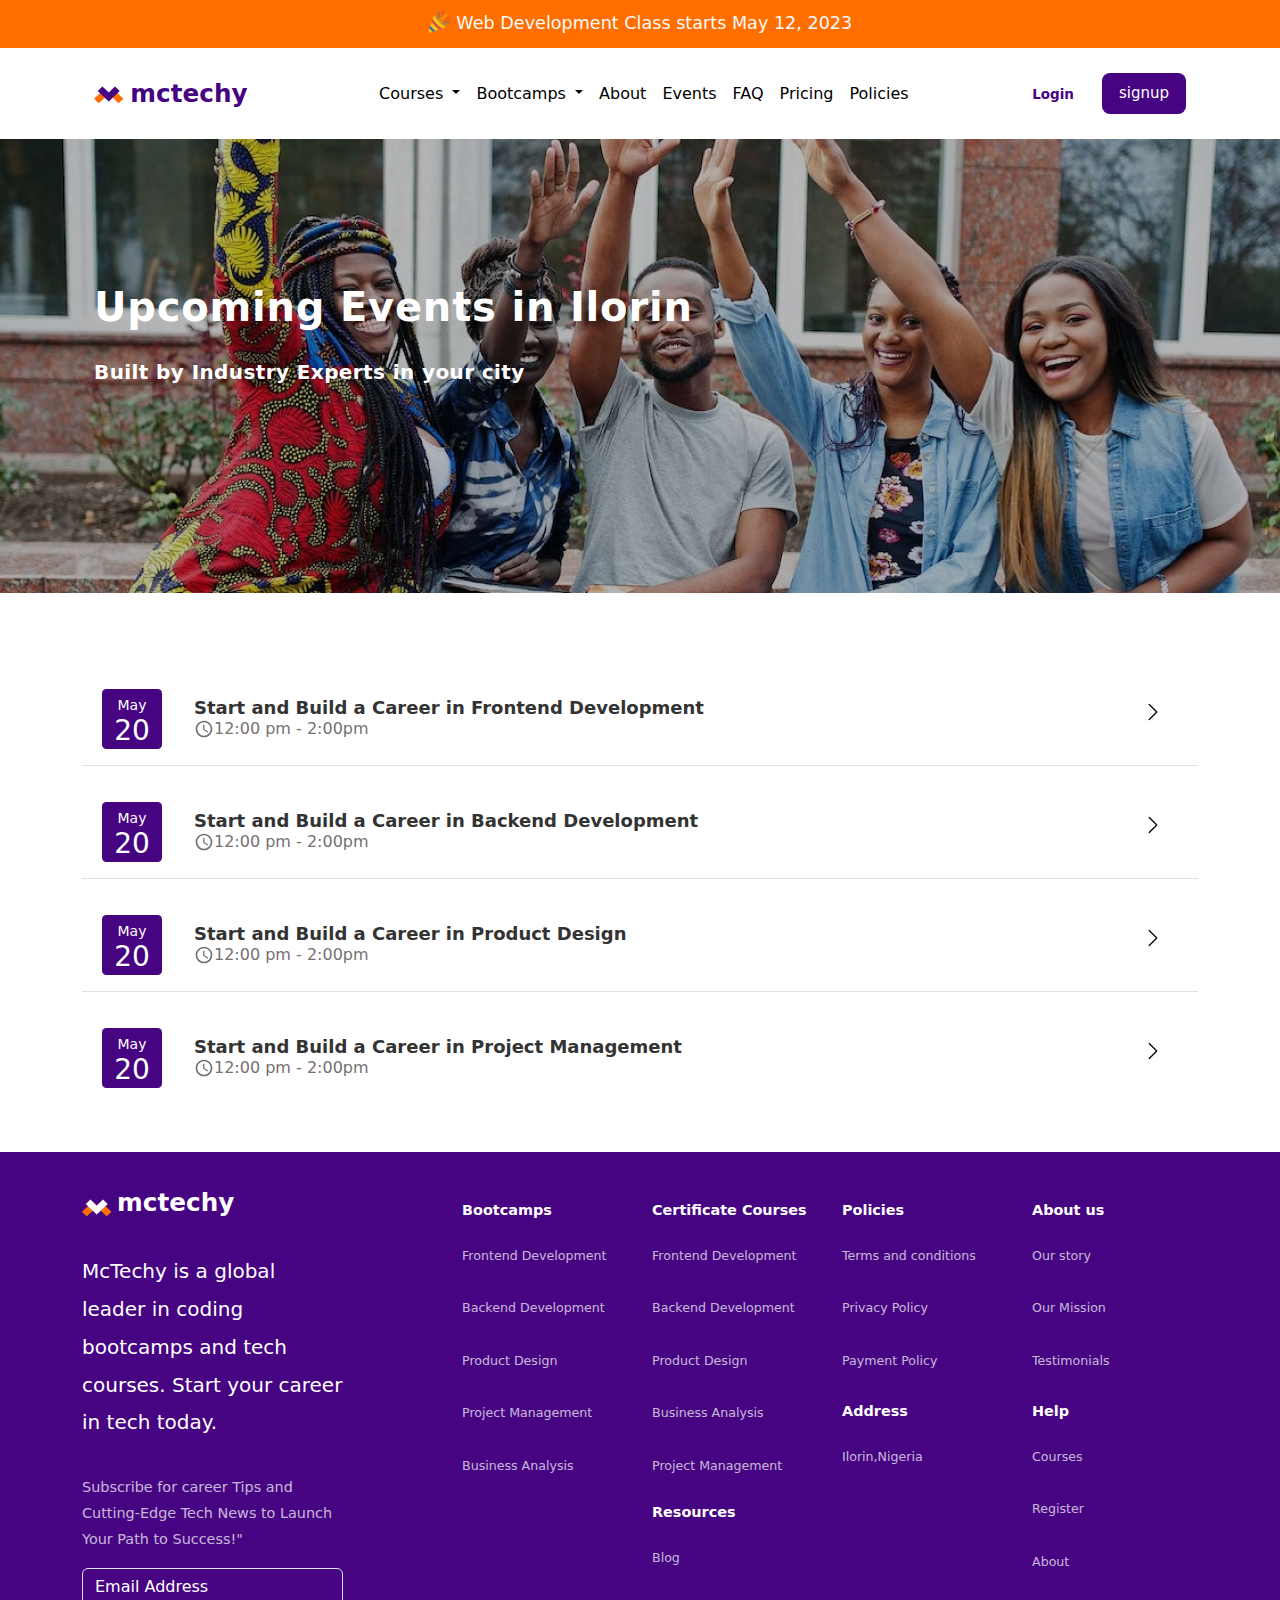
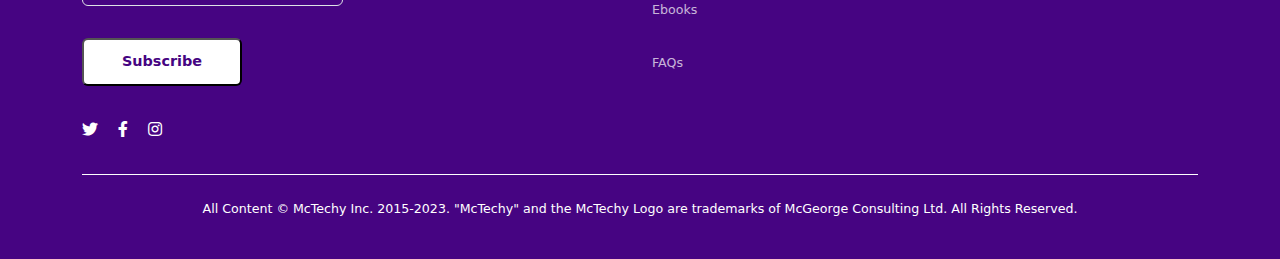
<file: index.html>
<!DOCTYPE html>
<html lang="en">
<head>
    <meta charset="UTF-8">
    <meta name="viewport" content="width=device-width, initial-scale=1.0">
    <link rel="shortcut icon" href="assets/mctechy-logo.svg" type="image/x-icon">
    <link rel="preconnect" href="https://fonts.googleapis.com">
    <link rel="stylesheet" href="https://use.fontawesome.com/releases/v5.0.7/css/all.css">
    <link rel="preconnect" href="https://fonts.gstatic.com" crossorigin>
    <link href="https://fonts.googleapis.com/css2?family=Inter&display=swap" rel="stylesheet">
    <link href="https://fonts.googleapis.com/css2?family=DM+Sans:opsz@9..40&display=swap" rel="stylesheet">
    <link href="https://fonts.googleapis.com/css2?family=Plus+Jakarta+Sans&display=swap" rel="stylesheet">
    <link href="https://fonts.googleapis.com/css2?family=Mulish&display=swap" rel="stylesheet">
    <link href="https://fonts.googleapis.com/css2?family=Poppins&display=swap" rel="stylesheet">
    <link href="https://fonts.googleapis.com/css2?family=IBM+Plex+Sans:wght@400;500;600;700&family=Inter:wght@300;400;500;700;800&family=Lato:ital,wght@0,400;0,700;1,300&display=swap" rel="stylesheet">
    <link rel="stylesheet" href="css/bootstrap.min.css">
    <link rel="stylesheet" href="css/events.css">
    <link rel="stylesheet" href="https://cdn.jsdelivr.net/npm/swiper@10/swiper-bundle.min.css"/>
    <link rel="stylesheet" href="https://cdnjs.cloudflare.com/ajax/libs/font-awesome/6.4.2/css/all.min.css" integrity="sha512-z3gLpd7yknf1YoNbCzqRKc4qyor8gaKU1qmn+CShxbuBusANI9QpRohGBreCFkKxLhei6S9CQXFEbbKuqLg0DA==" crossorigin="anonymous" referrerpolicy="no-referrer" />
    <script src="https://code.jquery.com/jquery-3.7.1.min.js"
      integrity="sha256-/JqT3SQfawRcv/BIHPThkBvs0OEvtFFmqPF/lYI/Cxo=" crossorigin="anonymous"></script>
    <title>MCTECHY-EVENTSPAGE</title>
</head>
<body>


    <section>
      
      <nav class="hero-section navbar navbar-expand-lg navbar-light text-light">
        <div class="=d-flex">
           <img src="assets/events-party-popper.svg" alt="" class="pb-1">
           <span> Web Development Class starts May 12, 2023</span>
        </div>
    </nav>

    </section>
   
    <section class="hero">
         
        <div class="container">
       
          <header class="navbar navbar-expand-lg ">
            <div class="container d-flex justify-content-lg-between py-5">
                <a class="navbar-brand" href="#">
                    <img src="assets/mctechy-logo.svg" alt="" width="30" height="24" class="d-inline-block align-text-top">
                    <span class="logo"> mctechy</span>
                  </a>
                <button class="navbar-toggler" type="button" data-bs-toggle="collapse" data-bs-target="#navbarNavDropdown" aria-controls="navbarNavDropdown" aria-expanded="false" aria-label="Toggle navigation">
                  <span class="navbar-toggler-icon"></span>
                </button>
  
                <div class="collapse navbar-collapse flex-grow-0 text-nowrap"  id="navbarNavDropdown">
                  <ul class="navbar-nav d-flex flex-column flex-lg-row align-items-lg-center list-unstyled">

                    <li class="nav-item dropdown">
                        <a class="nav-link active dropdown-toggle" href="Courses" id="navbarDropdownMenuLink" role="button" data-bs-toggle="dropdown" aria-expanded="false">
                          Courses
                        </a>
                        <ul class="dropdown-menu" aria-labelledby="navbarDropdownMenuLink">
                          <li><a class="dropdown-item" href="#">Action</a></li>
                          <li><a class="dropdown-item" href="#">Another action</a></li>
                          <li><a class="dropdown-item" href="#">Something else here</a></li>
                        </ul>
                    </li>
                    <li class="nav-item dropdown">
                        <a class="nav-link active dropdown-toggle" href="Bootcamps" id="navbarDropdownMenuLink" role="button" data-bs-toggle="dropdown" aria-expanded="false">
                          Bootcamps
                        </a>
                        <ul class="dropdown-menu" aria-labelledby="navbarDropdownMenuLink">
                          <li><a class="dropdown-item" href="#">Action</a></li>
                          <li><a class="dropdown-item" href="#">Another action</a></li>
                          <li><a class="dropdown-item" href="#">Something else here</a></li>
                        </ul>
                    </li>
                    <li class="nav-item"><a href="#About" class="nav-link active">About</a></li>
                    <li class="nav-item"><a href="#Events" class="nav-link active">Events</a></li>
                    <li class="nav-item"><a href="#FAQ" class="nav-link active">FAQ</a></li>
                    <li class="nav-item"><a href="#Pricing" class="nav-link active">Pricing</a></li>
                    <li class="nav-item"><a href="#Policies" class="nav-link active">Policies</a></li>
                    
                  </ul>
                </div>
  
                <div class="collapse navbar-collapse flex-grow-0"id="navbarNavDropdown">
                    <ul class="navbar-nav d-flex flex-column flex-lg-row pe-5 list-unstyled">
                       <li class="nav-item"><a href="#Login" class="nav-link active"><span class="login">Login</span></a></li>
                    </ul>
                    <button class="btn btn-lg " type="button">signup</button>
                </div>
                
                
            </div>
          </header> 
                    

        </div>
        
    </section>

    <section class="events-bg">
      <div class="position-relative">
        <div class="container">

           <div class=" container events-text">
              <p class="events-text1">Upcoming Events in Ilorin</p>
              <p class="events-text2">Built by Industry Experts in your city</p>
           </div>

        </div>
        <div class="bg"></div>
           
      </div>
    </section>

    <section class="events-time ">

        <div class="container">

            <div class="accordion accordion-flush" id="accordionFlushExample">

                <div class="accordion-item">

                  <h2 class="accordion-header" id="flush-headingOne">
                   <a href="frontend.html" target="_blank" class="softskills">
                    <button class="accordion-button collapsed" type="button" data-bs-toggle="collapse" data-bs-target="#flush-collapseOne" aria-expanded="false" aria-controls="flush-collapseOne">
                        
                      <div class="skills">

                            <div class="events-year py-2">
                                <span class="month">May</span>
                                <span class="day">20</span>
                            </div>

                            <div class="events-textcontain py-2">

                               <span class="events-text3">Start and Build a Career in Frontend Development</span>
                               <div class="events-schedule">
                                   <img src="assets/time-icon.svg" alt="">
                                   <span class="time">12:00 pm - 2:00pm</span>
                               </div>

                            </div>

                        </div>

                    </button>
                   </a>
                  </h2>
                  
                </div>

                <div class="accordion-item pt-5">

                  <h2 class="accordion-header" id="flush-headingTwo">
                   <a href="backend.html" target="_blank" class="softskills">
                    <button class="accordion-button collapsed" type="button" data-bs-toggle="collapse" data-bs-target="#flush-collapseTwo" aria-expanded="false" aria-controls="flush-collapseTwo">
                        <div class="skills">

                            <div class="events-year py-2">
                                <span class="month">May</span>
                                <span class="day">20</span>
                            </div>

                            <div class="events-textcontain py-2">

                               <span class="events-text3">Start and Build a Career in Backend Development</span>
                               <div class="events-schedule">
                                   <img src="assets/time-icon.svg" alt="">
                                   <span class="time">12:00 pm - 2:00pm</span>
                               </div>

                            </div>

                        </div>
                    </button>
                   </a>
                  </h2>
                  
                </div>

                <div class="accordion-item pt-5">

                  <h2 class="accordion-header" id="flush-headingThree">
                    <a href="productdesign.html" target="_blank" class="softskills">
                      <button class="accordion-button collapsed" type="button" data-bs-toggle="collapse" data-bs-target="#flush-collapseThree" aria-expanded="false" aria-controls="flush-collapseThree">
                        <div class="skills">

                            <div class="events-year py-2">
                                <span class="month">May</span>
                                <span class="day">20</span>
                            </div>

                            <div class="events-textcontain py-2">

                               <span class="events-text3">Start and Build a Career in Product Design</span>
                               <div class="events-schedule">
                                   <img src="assets/time-icon.svg" alt="">
                                   <span class="time">12:00 pm - 2:00pm</span>
                               </div>
                            
                            </div>

                        </div>
                      </button>
                    </a>
                  </h2>
                  
                </div>

                <div class="accordion-item pt-5">

                    <h2 class="accordion-header" id="flush-headingFour">
                      <a href="projectmanagement.html" target="_blank" class="softskills">
                        <button class="accordion-button collapsed" type="button" data-bs-toggle="collapse" data-bs-target="#flush-collapseFour" aria-expanded="false" aria-controls="flush-collapseFour">
                          <div class="skills">
  
                              <div class="events-year py-2">
                                  <span class="month">May</span>
                                  <span class="day">20</span>
                              </div>
  
                              <div class="events-textcontain py-2">
  
                                 <span class="events-text3">Start and Build a Career in Project Management</span>
                                 <div class="events-schedule">
                                     <img src="assets/time-icon.svg" alt="">
                                     <span class="time">12:00 pm - 2:00pm</span>
                                 </div>
                              
                              </div>
                              
                          </div>
                        </button>
                      </a>
                    </h2>
                    
                </div>

            </div>

        </div>

    </section>

    <section class="events-footer ">
        <footer class="footer">

          <div class="container">

             <div class="row">

            <div class="col-lg-3">
                    
              <a class="navbar-brand" href="#">
                <img src="assets/mctechy-logo2.svg" alt="" width="30" height="24" class="d-inline-block align-text-top">
                <span class="logo2">mctechy</span>
              </a>
                    
              <div class="footer-text1">
                McTechy is a global leader in coding bootcamps and tech courses. Start your career in tech today.
              </div>

              <p class="footer-text2">
                Subscribe for career Tips and Cutting-Edge Tech News to Launch Your Path to Success!"
              </p>

              <div class="mb-3 ">
                <input type="email" class="form-control" id="exampleFormControlInput1" placeholder="Email Address" >
              </div>

              <div class="pt-5"><button type="button" class="subscribe"><span class="subscribe-text">Subscribe</span></button></div>
              <div class="socials d-flex">
                <span><i class="fab fa-twitter"></i></span>
                <span class="ps-5"><i class="fab fa-facebook-f"></i></span>
                <span class="ps-5"><i class="fab fa-instagram" ></i></span>
              </div>

            </div>

            <div class="col-lg-1">
            </div>

            <div class="col-lg-2">
              <h3 class="footer-heading">Bootcamps</h3>
              <h6 class="footer-subheading">Frontend Development</h6>
              <h6 class="footer-subheading">Backend Development</h6>
              <h6 class="footer-subheading">Product Design</h6>
              <h6 class="footer-subheading">Project Management</h6>
              <h6 class="footer-subheading">Business Analysis</h6>
            </div>

            <div class="col-lg-2">

                <div>
                 <h3 class="footer-heading">Certificate Courses</h3>
                 <h6 class="footer-subheading">Frontend Development</h6>
                 <h6 class="footer-subheading">Backend Development</h6>
                 <h6 class="footer-subheading">Product Design</h6>
                 <h6 class="footer-subheading">Business Analysis</h6>
                 <h6 class="footer-subheading">Project Management</h6>
                </div>

                <div>
                  <h3 class="footer-heading ">Resources</h3>
                  <h6 class="footer-subheading">Blog</h6>
                  <h6 class="footer-subheading">Ebooks</h6>
                  <h6 class="footer-subheading">FAQs</h6>
                </div>

            </div>

            <div class="col-lg-2">

               <div>
                <h3 class="footer-heading">Policies</h3>
                <h6 class="footer-subheading">Terms and conditions</h6>
                <h6 class="footer-subheading">Privacy Policy</h6>
                <h6 class="footer-subheading">Payment Policy</h6>
               </div>

               <div>
                <h3 class="footer-heading pt-5">Address</h3>
                <h6 class="footer-subheading">Ilorin,Nigeria</h6>
               </div>

            </div>

            <div class="col-lg-2">

               <div>
                <h3 class="footer-heading">About us</h3>
                <h6 class="footer-subheading">Our story</h6>
                <h6 class="footer-subheading">Our Mission</h6>
                <h6 class="footer-subheading">Testimonials</h6>
               </div>

              <div>
                <h3 class="footer-heading pt-5">Help</h3>
                <h6 class="footer-subheading">Courses</h6>
                <h6 class="footer-subheading">Register</h6>
                <h6 class="footer-subheading">About</h6>
              </div>

            </div>

             </div>

             <div class="borderbox">
               <div class="borderline">
                 <p>
              All Content © McTechy Inc. 2015-2023. "McTechy" and the McTechy Logo are trademarks of McGeorge Consulting Ltd. All Rights Reserved.
                 </p>
               </div>
            </div>

          </div>

        </footer>
    </section>

      <script src="https://cdn.jsdelivr.net/npm/bootstrap@5.3.0/dist/js/bootstrap.bundle.min.js"
     integrity="sha384-geWF76RCwLtnZ8qwWowPQNguL3RmwHVBC9FhGdlKrxdiJJigb/j/68SIy3Te4Bkz" crossorigin="anonymous"></script>
</body>
</html>
</file>
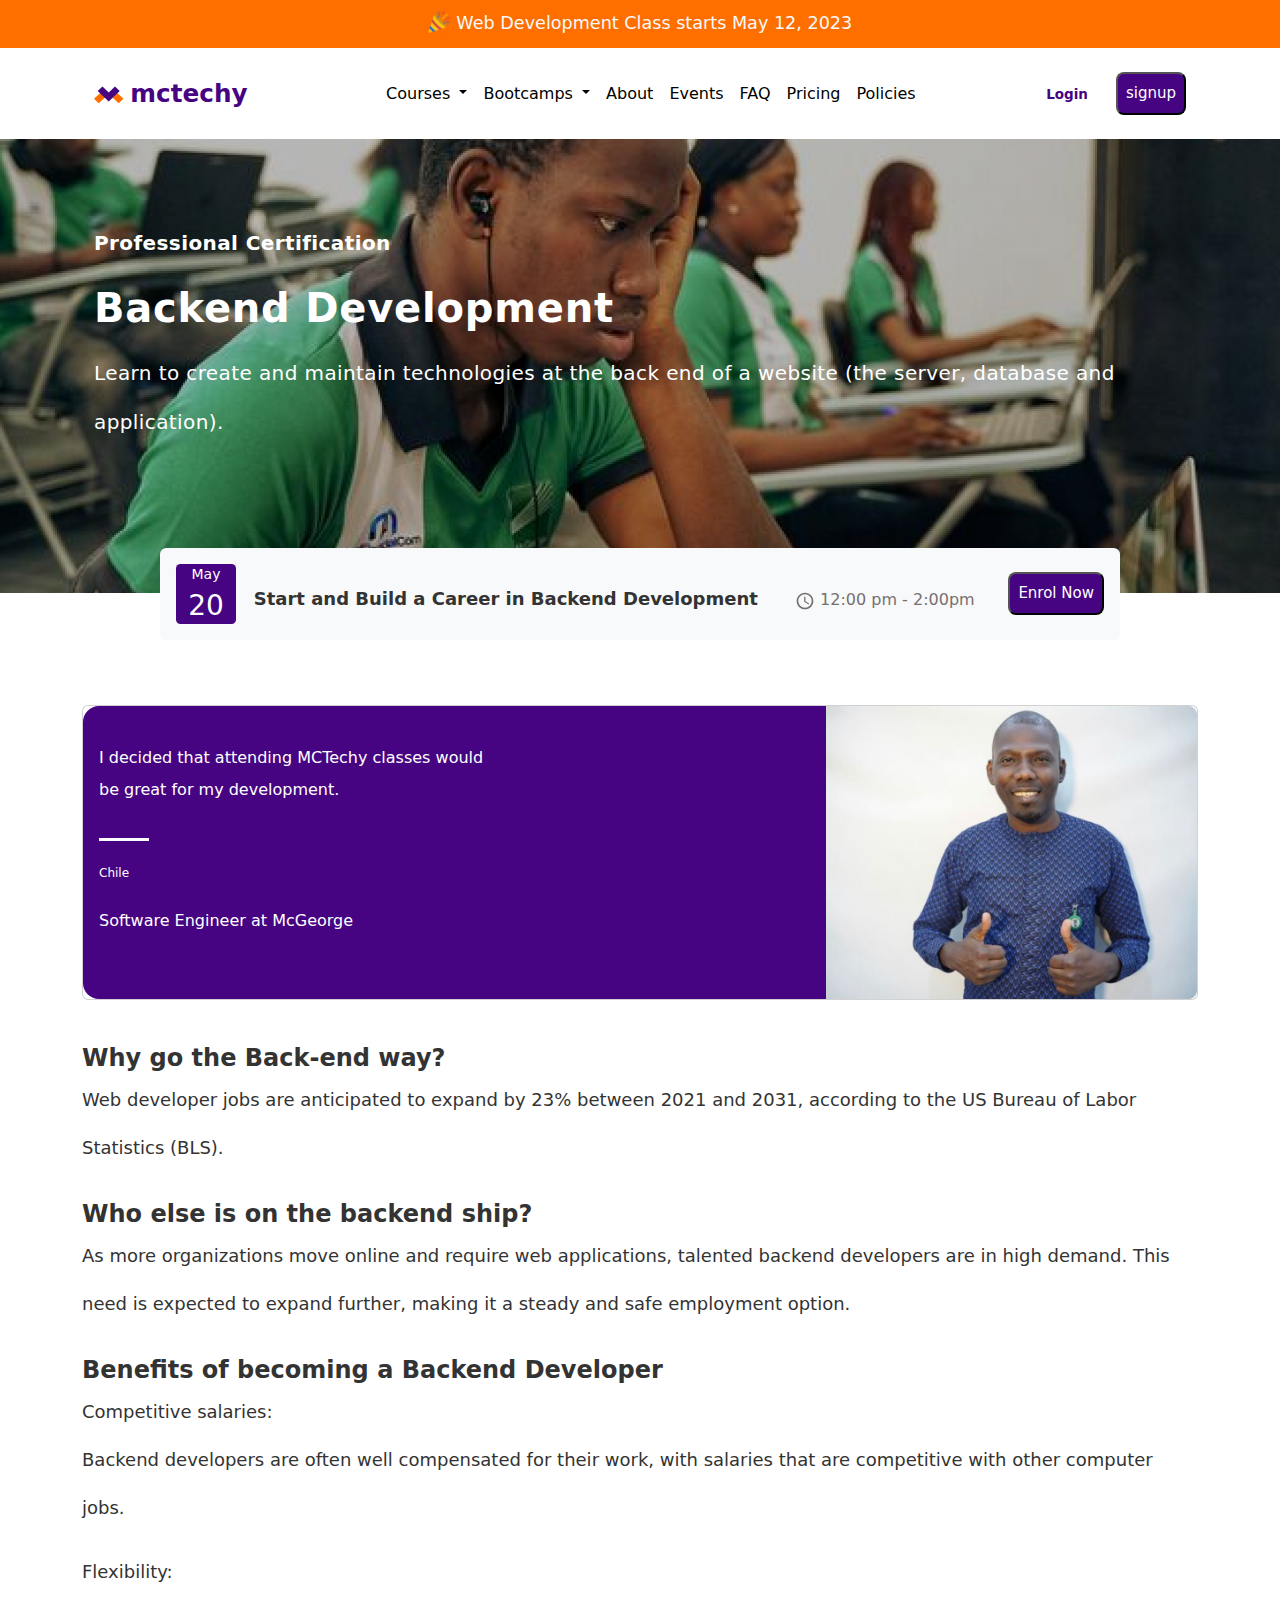
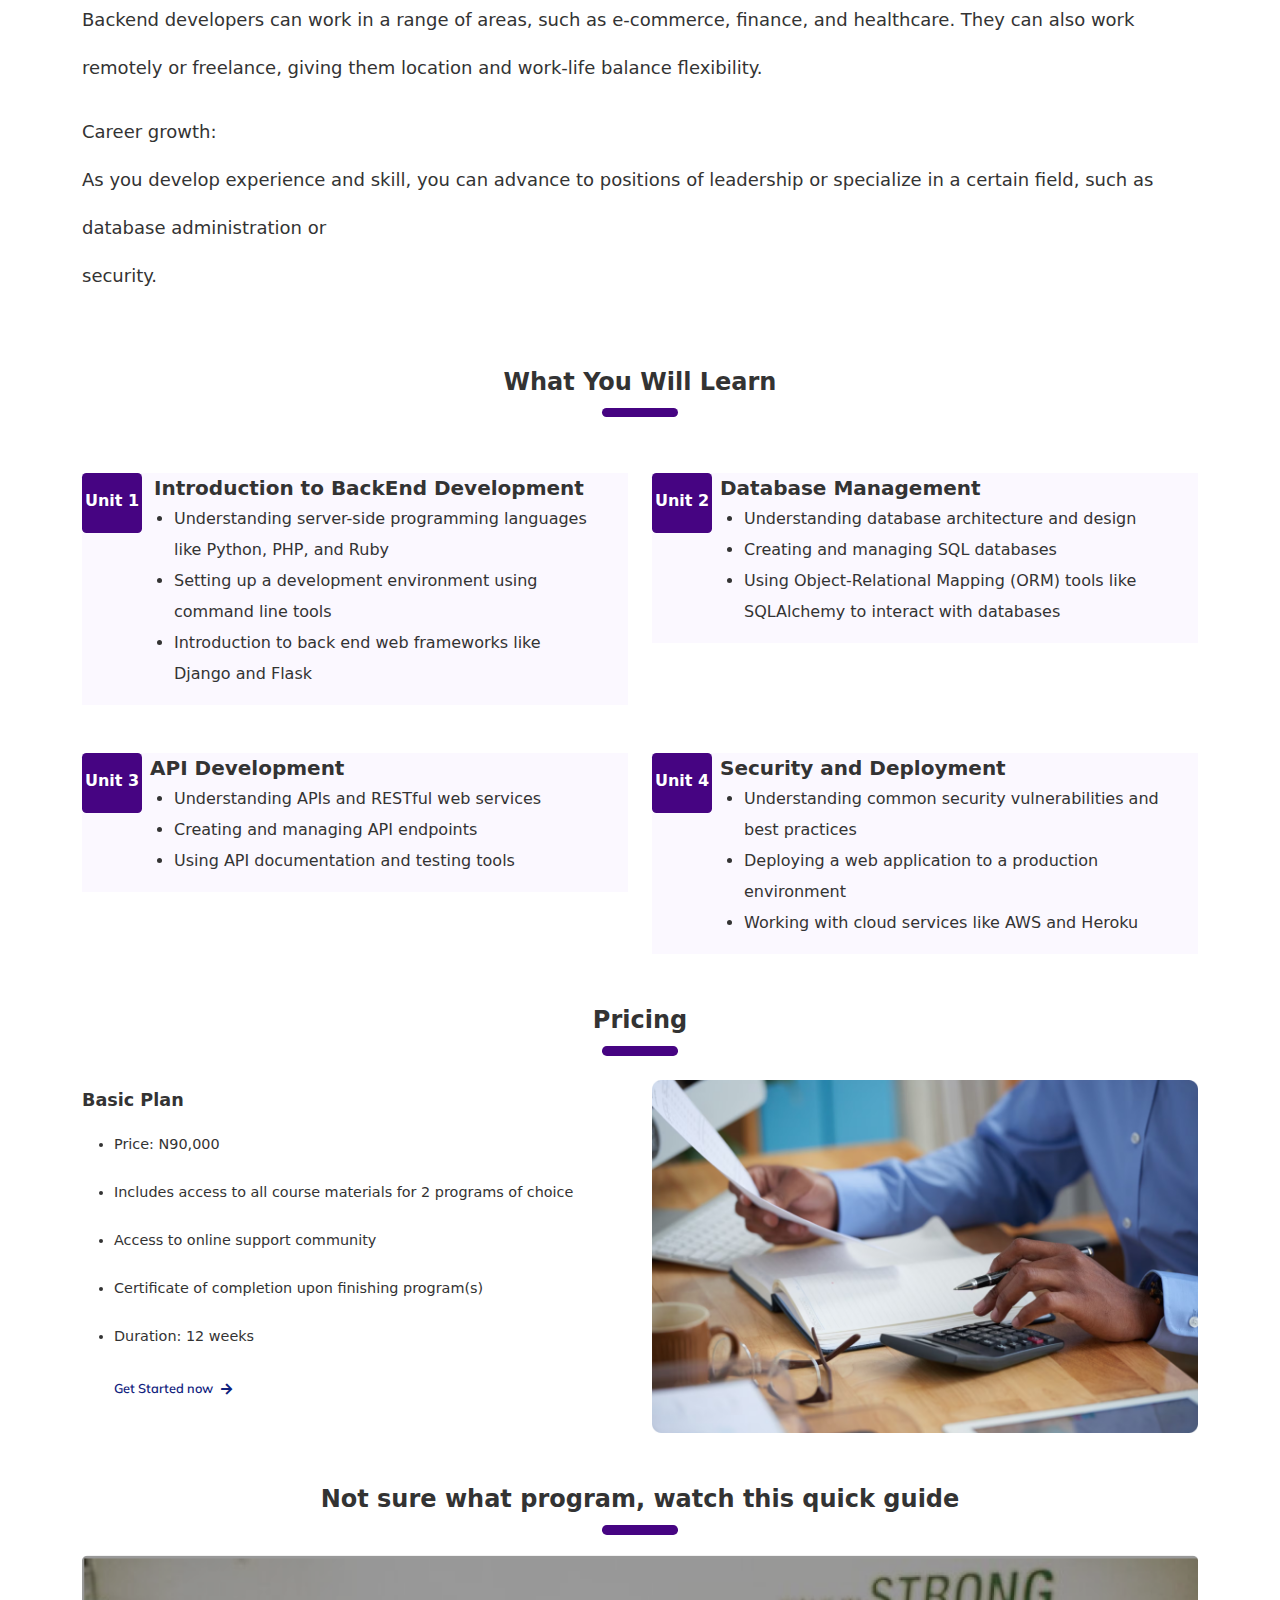
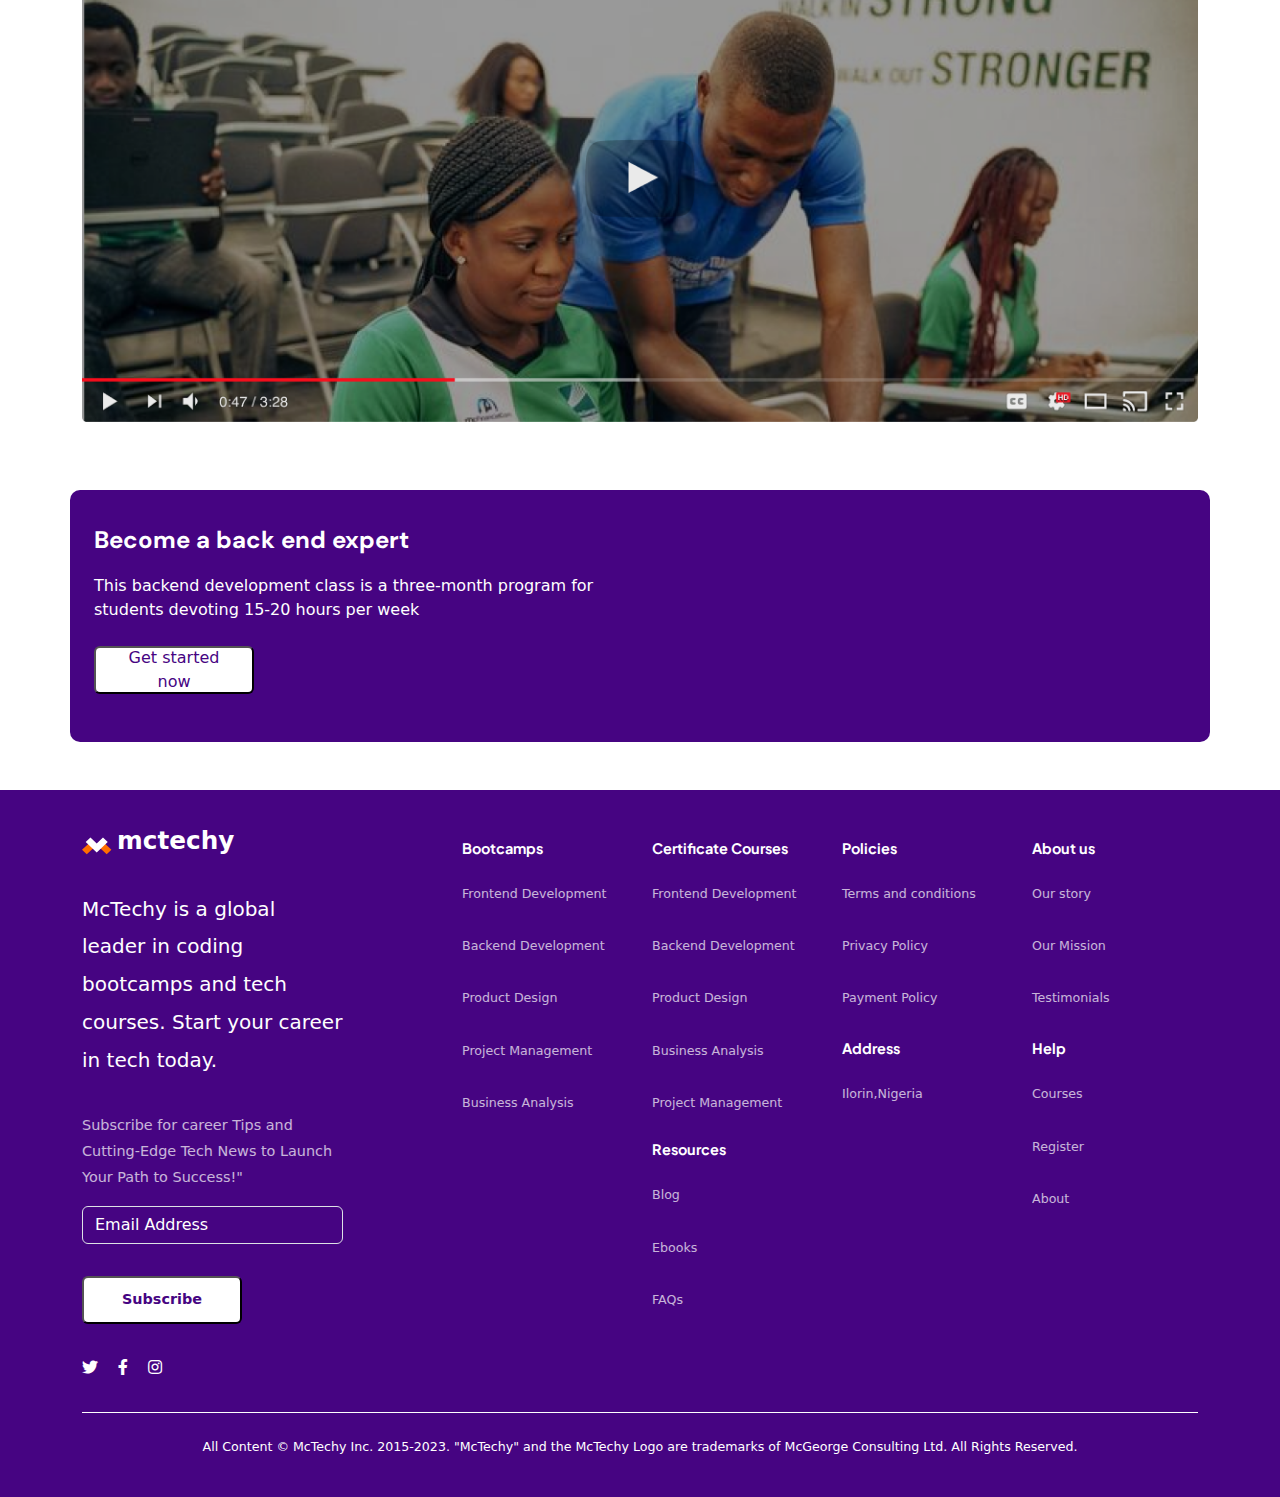
<file: backend.html>
<!DOCTYPE html>
<html lang="en">
<head>
    <meta charset="UTF-8">
    <meta name="viewport" content="width=device-width, initial-scale=1.0">
    <link rel="shortcut icon" href="assets/mctechy-logo.svg" type="image/x-icon">
    <link rel="preconnect" href="https://fonts.googleapis.com">
    <link rel="stylesheet" href="https://use.fontawesome.com/releases/v5.0.7/css/all.css">
    <link rel="preconnect" href="https://fonts.gstatic.com" crossorigin>
    <link href="https://fonts.googleapis.com/css2?family=Inter&display=swap" rel="stylesheet">
    <link href="https://fonts.googleapis.com/css2?family=DM+Sans:opsz@9..40&display=swap" rel="stylesheet">
    <link href="https://fonts.googleapis.com/css2?family=Plus+Jakarta+Sans&display=swap" rel="stylesheet">
    <link href="https://fonts.googleapis.com/css2?family=Mulish&display=swap" rel="stylesheet">
    <link href="https://fonts.googleapis.com/css2?family=IBM+Plex+Sans:wght@400;500;600;700&family=Inter:wght@300;400;500;700;800&family=Lato:ital,wght@0,400;0,700;1,300&display=swap" rel="stylesheet">
    <link rel="stylesheet" href="css/bootstrap.min.css">
    <link rel="stylesheet" href="css/backend.css">
    <link rel="stylesheet" href="https://cdn.jsdelivr.net/npm/swiper@10/swiper-bundle.min.css"/>
    <link rel="stylesheet" href="https://cdnjs.cloudflare.com/ajax/libs/font-awesome/6.4.2/css/all.min.css" integrity="sha512-z3gLpd7yknf1YoNbCzqRKc4qyor8gaKU1qmn+CShxbuBusANI9QpRohGBreCFkKxLhei6S9CQXFEbbKuqLg0DA==" crossorigin="anonymous" referrerpolicy="no-referrer" />
    <script src="https://code.jquery.com/jquery-3.7.1.min.js"
      integrity="sha256-/JqT3SQfawRcv/BIHPThkBvs0OEvtFFmqPF/lYI/Cxo=" crossorigin="anonymous"></script>
    <title>MCTECHY-BACKENDPAGE</title>
</head>
<body>

    <section>
        <nav class="hero-section navbar navbar-expand-lg navbar-light text-light">
          <div class="=d-flex">
              <img src="assets/events-party-popper.svg" alt="" class="pb-1">
              <span> Web Development Class starts May 12, 2023</span>
          </div>
        </nav>
    </section>
          
    <section class="hero">
               
      <div class="container">
             
        <header class="navbar navbar-expand-lg ">
         <div class="container d-flex justify-content-lg-between py-5">
           <a class="navbar-brand" href="#">
             <img src="assets/mctechy-logo.svg" alt="" width="30" height="24" class="d-inline-block align-text-top">
             <span class="logo"> mctechy</span>
           </a>
          <button class="navbar-toggler" type="button" data-bs-toggle="collapse" data-bs-target="#navbarNavDropdown" aria-controls="navbarNavDropdown" aria-expanded="false" aria-label="Toggle navigation">
            <span class="navbar-toggler-icon"></span>
          </button>
        
            <div class="collapse navbar-collapse flex-grow-0 text-nowrap"  id="navbarNavDropdown">
            <ul class="navbar-nav d-flex flex-column flex-lg-row align-items-lg-center list-unstyled">
      
             <li class="nav-item dropdown">
                <a class="nav-link active dropdown-toggle" href="Courses" id="navbarDropdownMenuLink" role="button" data-bs-toggle="dropdown" aria-expanded="false">
                    Courses
                </a>
                <ul class="dropdown-menu" aria-labelledby="navbarDropdownMenuLink">
                   <li><a class="dropdown-item" href="#">Action</a></li>
                   <li><a class="dropdown-item" href="#">Another action</a></li>
                   <li><a class="dropdown-item" href="#">Something else here</a></li>
                </ul>
             </li>
             <li class="nav-item dropdown">
                <a class="nav-link active dropdown-toggle" href="Bootcamps" id="navbarDropdownMenuLink" role="button" data-bs-toggle="dropdown" aria-expanded="false">
                     Bootcamps
                </a>
                <ul class="dropdown-menu" aria-labelledby="navbarDropdownMenuLink">
                    <li><a class="dropdown-item" href="#">Action</a></li>
                    <li><a class="dropdown-item" href="#">Another action</a></li>
                    <li><a class="dropdown-item" href="#">Something else here</a></li>
                </ul>
             </li>
             <li class="nav-item"><a href="#About" class="nav-link active">About</a></li>
             <li class="nav-item"><a href="#Events" class="nav-link active">Events</a></li>
             <li class="nav-item"><a href="#FAQ" class="nav-link active">FAQ</a></li>
             <li class="nav-item"><a href="#Pricing" class="nav-link active">Pricing</a></li>
             <li class="nav-item"><a href="#Policies" class="nav-link active">Policies</a></li>
                          
            </ul>
            </div>
        
              <div class="collapse navbar-collapse flex-grow-0"id="navbarNavDropdown">
                <ul class="navbar-nav d-flex flex-column flex-lg-row pe-5 list-unstyled">
                             <li class="nav-item"><a href="#Login" class="nav-link active"><span class="login">Login</span></a></li>
                </ul>
                <button class="button btn-lg " type="button">signup</button>
              </div>
                      
                      
         </div>
        </header> 
                          
      </div>
              
    </section>

    <section class="backend-bg position-relative">

        <div class="">
          <div class="container">
            <div class="container backend-text">
              <p class="backend-text1">Professional Certification</p>
              <p class="backend-text2">Backend Development</p>
              <p class="backend-text3">
                Learn to create and maintain technologies at the back end of a website (the server, database and application).
              </p>
            </div>
          </div>
    
          <div class="bg"></div>

          <section class="backend-time d-none d-md-block bg-light w-75 mx-auto">
                
            <div class="container p-4">
              <div class="d-flex justify-content-between align-items-center">
                <div class="backend-year py-">
                  <span class="month">May</span>
                  <span class="day pb-">20</span>
                </div>
      
                <div class="backend-textcontain py-2">
                  <span class="backend-text4">Start and Build a Career in Backend Development</span>
                  <div class="backend-schedule">
                   <div class="b">
                     <img src="assets/time-icon.svg" alt="">
                     <span class="time">12:00 pm - 2:00pm</span>
                   </div>
                  </div>
                </div>
      
              <div class="enrol-btn">
                <button class="button bg-expand" type="button" aria-expanded="true" >Enrol Now</button>
              </div>
      
              </div>
            </div>
      
          </section>
       
      
          <section class="backend-time d-flex d-md-none">
      
            <div class="container">
      
              <div class="accordion accordion-flush" id="accordionFlushExample">
      
              <div class="accordion-item" style="border-radius: 1rem;">
      
                <h2 class="accordion-header" id="flush-headingOne">
                  <button class="accordion-button collapsed" type="button" data-bs-toggle="collapse" data-bs-target="#flush-collapseOne" aria-expanded="false" aria-controls="flush-collapseOne" style="border-radius: .7rem;">
                          
                  <div class="skills">
      
                     <div class="backend-year py-2">
                       <span class="month">May</span>
                       <span class="day">20</span>
                     </div>
      
                     <div class="backend-textcontain py-2">
                       <span class="backend-text4">Start and Build a Career in Frontend Development</span>
                       <div class="backend-schedule">
                          <img src="assets/time-icon.svg" alt="">
                          <span class="time">12:00 pm - 2:00pm</span>
                       </div>
                     </div>
      
                  </div>
      
                  </button>
                </h2>
                    
              </div>
      
              </div>
      
            </div>

          </section>
          
        </div>

    </section>

    

    <section class="testimonial-box ">
        <div class="container">
        <div class="card mb-3" >
          <div class="row g-0">
    
            <div class="col-12 col-md-4 d-flex d-md-none">
              <img src="assets/backend-man.png" class="m-img img-fluid " alt="..." style="background-color:  #460482; border-radius: .7rem 0.7rem 0 0;">
            </div>
    
            <div class="col-12 col-md-8 ">

              <div class="card-body d-none d-md-flex">
    
                <div class="container m-content">
                  <div class="backend-text6">
                    I decided that attending MCTechy classes would <br>be great for my development.
                  </div>
                  <div class="small-line">
                    <div class="short-line"></div>
                  </div>
                  <div class="backend-text7">Chile</div>
                  <div class="backend-text06">Software Engineer at McGeorge</div>
                </div>
                  
              </div>

              
              <div class="card-body d-flex d-md-none" style="border-radius: 0 0 1rem 1rem;">
    
                <div class="container m-content">
                  <div class="backend-text6">
                    I decided that attending MCTechy classes would <br>be great for my development.
                  </div>
                  <div class="small-line">
                    <div class="short-line"></div>
                  </div>
                  <div class="backend-text7">Chile</div>
                  <div class="backend-text06">Software Engineer at McGeorge</div>
                </div>
                  
              </div>

            </div>
    
             <div class="col-12 col-md-4 d-none d-md-flex">
              <img src="assets/backend-man.png" class="img-fluid " alt="...">
            </div>
    
    
          </div>
        </div>
        </div>
    </section>
      
    <section>
        <div class="container pt-5">
    
           <div>
            <div class="backend-text8">Why go the Back-end way?</div>
              <p class="backend-text9">
                Web developer jobs are anticipated to expand by 23% between 2021 and 2031, according to the US Bureau of Labor Statistics (BLS).
              </p>
           </div>
    
            <div>
              <div class="backend-text8">Who else is on the backend ship?</div>
              <p class="backend-text9">
                As more organizations move online and require web applications, talented backend developers are in high demand.
                This need is expected to expand further, making it a steady and safe employment option.
              </p>
            </div>
    
            <div>
    
              <div class="backend-text8">Benefits of becoming a Backend Developer</div>
    
              <div>
                <p class="backend-text9">
                    Competitive salaries: <br>
                    Backend developers are often well compensated for their work, with salaries that are competitive with other computer jobs.
                </p>
              </div>
    
              <div>
                <p class="backend-text9">
                    Flexibility: <br>
                    Backend developers can work in a range of areas, such as e-commerce, finance, and healthcare. 
                    They can also work remotely or freelance, giving them location and work-life balance flexibility.
                </p>
              </div>
    
              <div>
                <p class="backend-text9">
                    Career growth: <br>
                    As you develop experience and skill, 
                    you can advance to positions of leadership or specialize in a certain field, such as database administration or <br>security.
                </p>
              </div>
    
            </div>
    
        </div>
    </section>

    <section >
        <div class="backend-text10">What You Will Learn</div>
    
        
        <div class="shorty-line mx-auto my-2"></div>
      
      
        <div class="backend-box1">
          <div class="container">
            <div class="row">
              <div class="col-12 col-lg-6">
                <div class="unit1-content">
                  <div class="unit py-4 col-2"><span>Unit 1</span></div>
                    <div class="backend-box2 col-10">
                      <div class="backend-text11 ps-3">
                        Introduction to BackEnd Development
                      </div>
                        <ul>
                          <li class="list-item">Understanding server-side programming languages like Python, PHP, and Ruby</li>
                          <li class="list-item">Setting up a development environment using command line tools</li>
                          <li class="list-item">Introduction to back end web frameworks like Django and Flask</li>
                        </ul>
                    </div>
                </div>
              </div>
    
              <div class="col-12 col-lg-6">
                  <div class="unit2-content">
                    <div class="unit py-4 col-2"><span>Unit 2</span></div>
                    <div class="backend-box2 col-10">
                      <div class="backend-text11 ps-2">Database Management</div>
                      <ul>
                        <li class="list-item">Understanding database architecture and design</li>
                        <li class="list-item">Creating and managing SQL databases</li> 
                        <li class="list-item"> Using Object-Relational Mapping (ORM) tools like SQLAlchemy to interact with databases</li> 
                      </ul>
                    </div>
                  </div>
              </div>
            </div>
          </div>
        </div>
    
        <div class="backend-box1">
          <div class="container">
            <div class="row">
              <div class="col-12 col-lg-6 ">
                <div class="unit3-content">
                  <div class="unit py-4 col-2"><span>Unit 3</span></div>
                    <div class="backend-box2 col-10">
                      <div class="backend-text11 ps-2">API Development</div>
                        <ul>
                          <li class="list-item">Understanding APIs and RESTful web services</li>
                          <li class="list-item"> Creating and managing API endpoints</li>
                          <li class="list-item">Using API documentation and testing tools</li>
                        </ul>
                    </div>
                </div>
              </div>
      
    
              <div class="col-12 col-lg-6">
                <div class="unit4-content">
                  <div class="unit py-4 col-2"><span>Unit 4</span></div>
                    <div class="backend-box2 col-10">
                    <div class="backend-text11 ps-2">Security and Deployment</div>
                      <ul>
                        <li class="list-item">Understanding common security vulnerabilities and best practices</li>
                        <li class="list-item">Deploying a web application to a production environment</li> 
                        <li class="list-item">Working with cloud services like AWS and Heroku</li> 
                      </ul>
                    </div>
                </div>
              </div>
    
            </div>
        </div>
        </div>
    
    </section>

    <section>
        <div class="backend-text10">
          Pricing
        </div>

        <div class="shorty-line mx-auto my-2">
        </div>

        <div class="backend-box3">
            <div class="container">
                <div class="row">
                    <div class="col-lg-6">
                        <div class="backend-text12">Basic Plan</div>
                            <div>
                                <ul>
                                    <li class="list-items">Price: N90,000</li>
                                    <li class="list-items">Includes access to all course materials for 2 programs of choice</li> 
                                    <li class="list-items">Access to online support community</li>  
                                    <li class="list-items">Certificate of completion upon finishing program(s)</li>
                                    <li class="list-items">Duration: 12 weeks</li>
                                </ul>
                                <div class="">
                                  <a href="#" class="link d-none d-md-flex">Get Started now <i class='fas fa-arrow-right py-2 ps-2'></i> </a>
                                </div>
                            </div>
                    </div>
        
                    <div class="col-lg-6">
                        <img src="assets/frontend-pricing.png" alt="" class="img-fluid">
                    </div>
    
                </div>
            </div>
        </div>
    </section>

    <section>
        <div class="backend-text10">Not sure what program, watch this quick guide</div>
        <div class="shorty-line mx-auto my-2"></div>
        <div class="container mt-4">
        
            <div class="my-5 text-center">
                <img src="assets/youtubeimg.png" alt="" class="img-fluid">
            </div>

            <!--<div class="videos container-fluid d-flex d-lg-none">
              <video id="myVideo" width="100%" controls>
                <source src="your-video.mp4" type="video/mp4">
              </video>
        
            
              <div class="pause-icon" id="pauseIcon"><i class="fa fa-play"></i>
              </div>
            </div>-->
        </div>
    </section>

    <section class="backend-box4">
        <div class="backend-text13 container">
          <div class="row">
            <div class="col-12 col-md-6">
              <div class="container">
                <div class="backend-text14">Become a back end expert</div>
                  <p class="backend-text15">
                    This backend development class is a three-month program for <br>students devoting 15-20 hours per week
                  </p>
                <div class="get-box">
                  <button class="get-btn" type="button">Get started now</button>
                </div>
              </div>
            </div>
            <div class="col-12 col-md-6"></div>
          </div>
        </div>
    </section>

      <!--footer-->
    <section class="events-footer ">
        <footer class="footer">
    
            <div class="container">
    
                <div class="row">
    
                    <div class="col-lg-3">
                    
                    <a class="navbar-brand" href="#">
                        <img src="assets/mctechy-logo2.svg" alt="" width="30" height="24" class="d-inline-block align-text-top">
                            <span class="logo2">mctechy</span>
                    </a>
                    
                    <div class="footer-text1">
                         McTechy is a global leader in coding bootcamps and tech courses. Start your career in tech today.
                    </div>
    
                    <p class="footer-text2">
                        Subscribe for career Tips and Cutting-Edge Tech News to Launch Your Path to Success!"
                    </p>
    
                    <div class="mb-3 ">
                     <input type="email" class="form-control" id="exampleFormControlInput1" placeholder="Email Address" >
                    </div>
    
                    <div class="pt-5"><button type="button" class="subscribe"><span class="subscribe-text">Subscribe</span></button></div>
                    <div class="socials d-flex">
                      <span><i class="fab fa-twitter"></i></span>
                      <span class="ps-5"><i class="fab fa-facebook-f"></i></span>
                      <span class="ps-5"><i class="fab fa-instagram" ></i></span>
                    </div>
    
                    </div>
    
                    <div class="col-lg-1">
                    </div>
    
                    <div class="col-lg-2">
                        <h3 class="footer-heading">Bootcamps</h3>
                        <h6 class="footer-subheading">Frontend Development</h6>
                        <h6 class="footer-subheading">Backend Development</h6>
                        <h6 class="footer-subheading">Product Design</h6>
                        <h6 class="footer-subheading">Project Management</h6>
                        <h6 class="footer-subheading">Business Analysis</h6>
                    </div>
    
                    <div class="col-lg-2">
    
                     <div>
                        <h3 class="footer-heading">Certificate Courses</h3>
                        <h6 class="footer-subheading">Frontend Development</h6>
                        <h6 class="footer-subheading">Backend Development</h6>
                        <h6 class="footer-subheading">Product Design</h6>
                        <h6 class="footer-subheading">Business Analysis</h6>
                        <h6 class="footer-subheading">Project Management</h6>
                     </div>
    
                    <div>
                        <h3 class="footer-heading ">Resources</h3>
                        <h6 class="footer-subheading">Blog</h6>
                        <h6 class="footer-subheading">Ebooks</h6>
                        <h6 class="footer-subheading">FAQs</h6>
                    </div>
    
                    </div>
    
                    <div class="col-lg-2">
    
                     <div>
                        <h3 class="footer-heading">Policies</h3>
                        <h6 class="footer-subheading">Terms and conditions</h6>
                        <h6 class="footer-subheading">Privacy Policy</h6>
                        <h6 class="footer-subheading">Payment Policy</h6>
                     </div>
    
                     <div>
                        <h3 class="footer-heading pt-5">Address</h3>
                        <h6 class="footer-subheading">Ilorin,Nigeria</h6>
                     </div>
    
                    </div>
    
                    <div class="col-lg-2">
    
                      <div>
                        <h3 class="footer-heading">About us</h3>
                        <h6 class="footer-subheading">Our story</h6>
                        <h6 class="footer-subheading">Our Mission</h6>
                        <h6 class="footer-subheading">Testimonials</h6>
                      </div>
    
                      <div>
                        <h3 class="footer-heading pt-5">Help</h3>
                        <h6 class="footer-subheading">Courses</h6>
                        <h6 class="footer-subheading">Register</h6>
                        <h6 class="footer-subheading">About</h6>
                      </div>
    
                    </div>
    
                </div>
    
                <div class="borderbox">
                    <div class="borderline">
                     <p>
                        All Content © McTechy Inc. 2015-2023. "McTechy" and the McTechy Logo are trademarks of McGeorge Consulting Ltd. All Rights Reserved.
                     </p>
                    </div>
                </div>
    
            </div>
    
        </footer>
    </section>
      
  <script src="https://cdn.jsdelivr.net/npm/bootstrap@5.3.0/dist/js/bootstrap.bundle.min.js"
  integrity="sha384-geWF76RCwLtnZ8qwWowPQNguL3RmwHVBC9FhGdlKrxdiJJigb/j/68SIy3Te4Bkz" crossorigin="anonymous"></script>
</body>
</html>
</file>
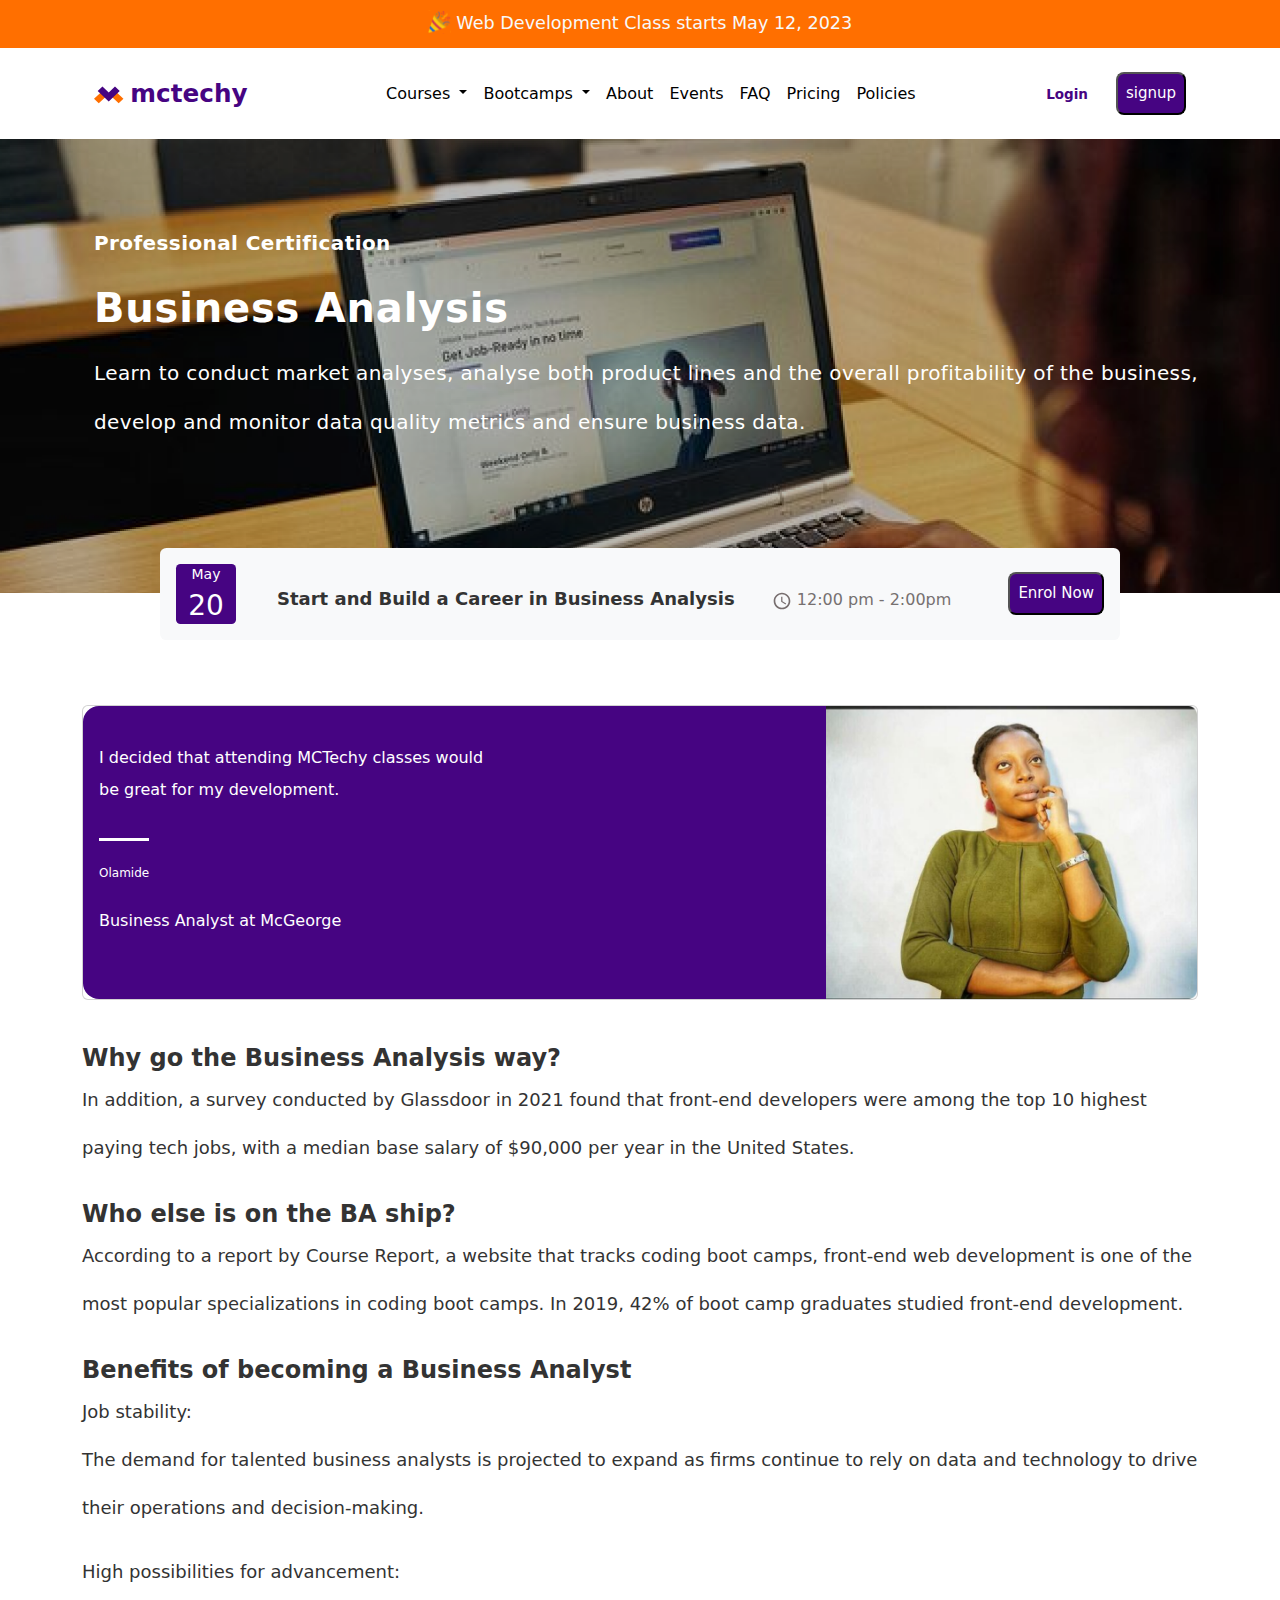
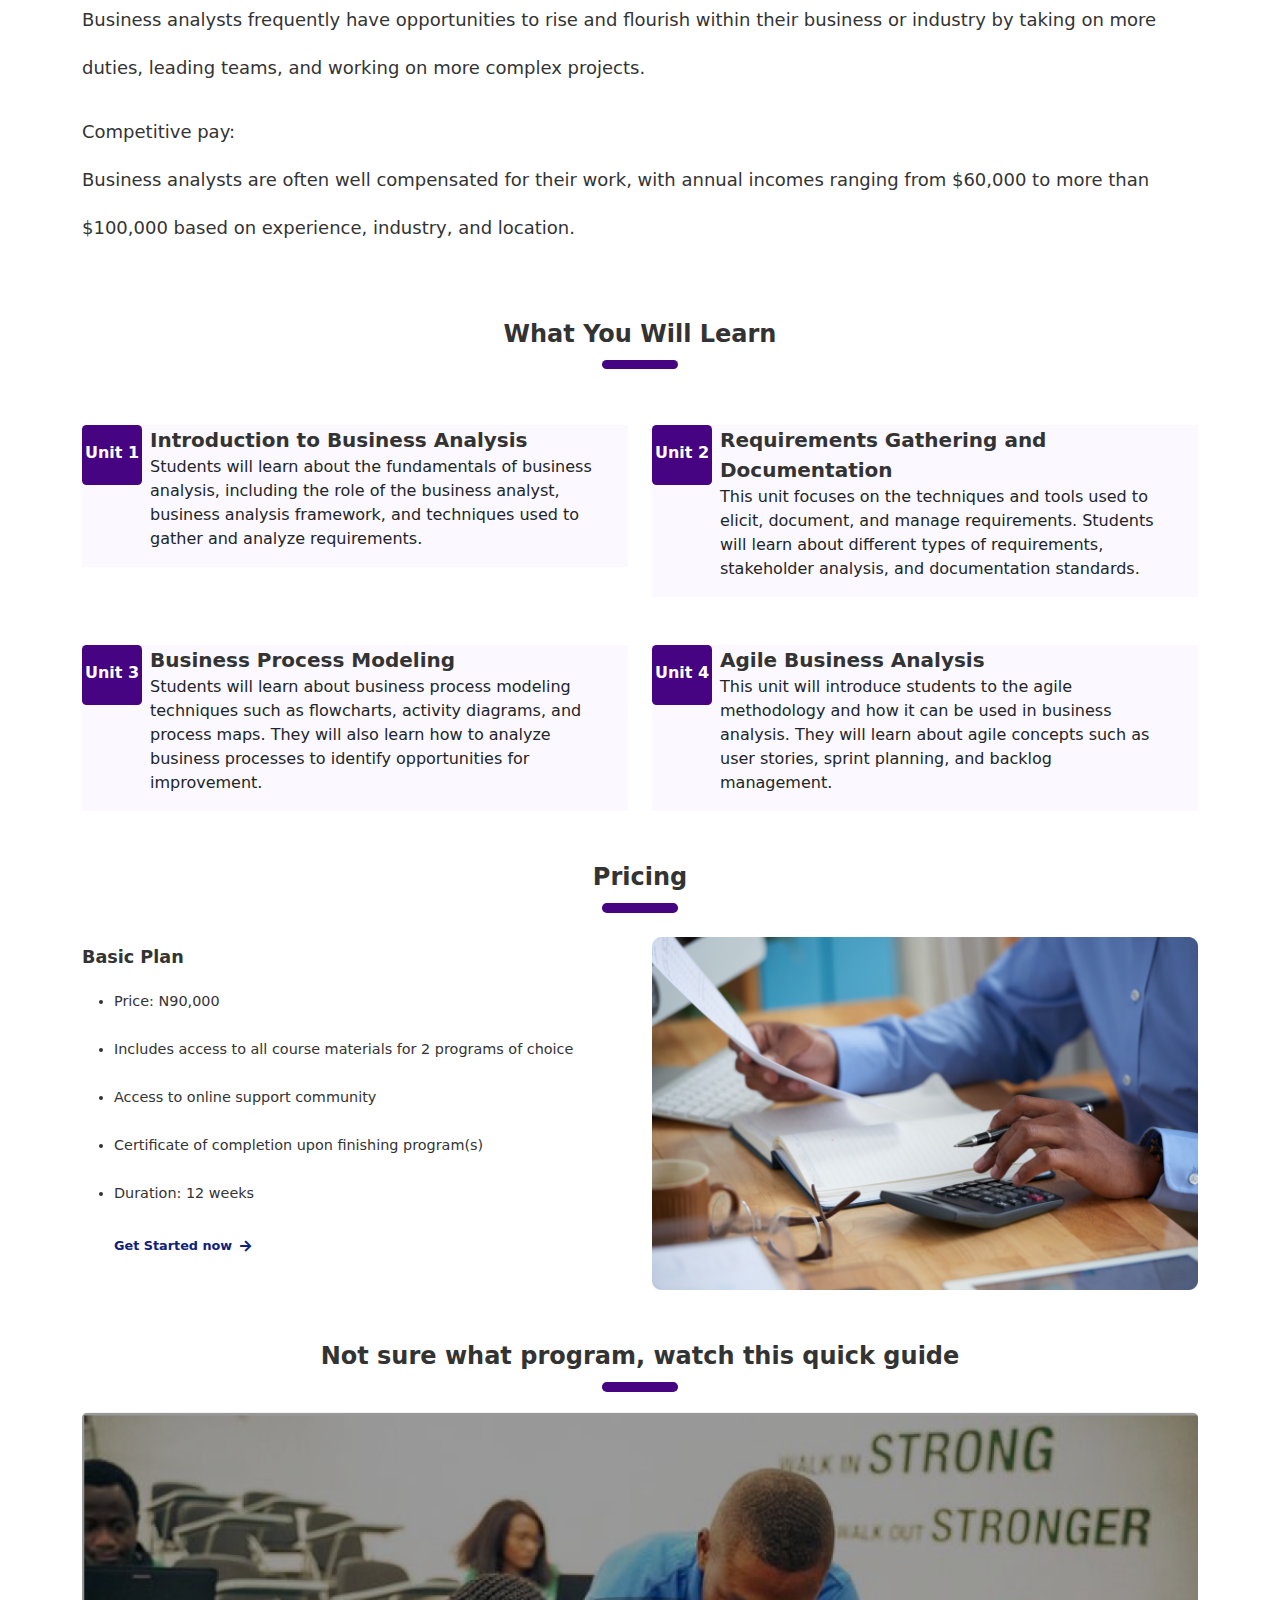
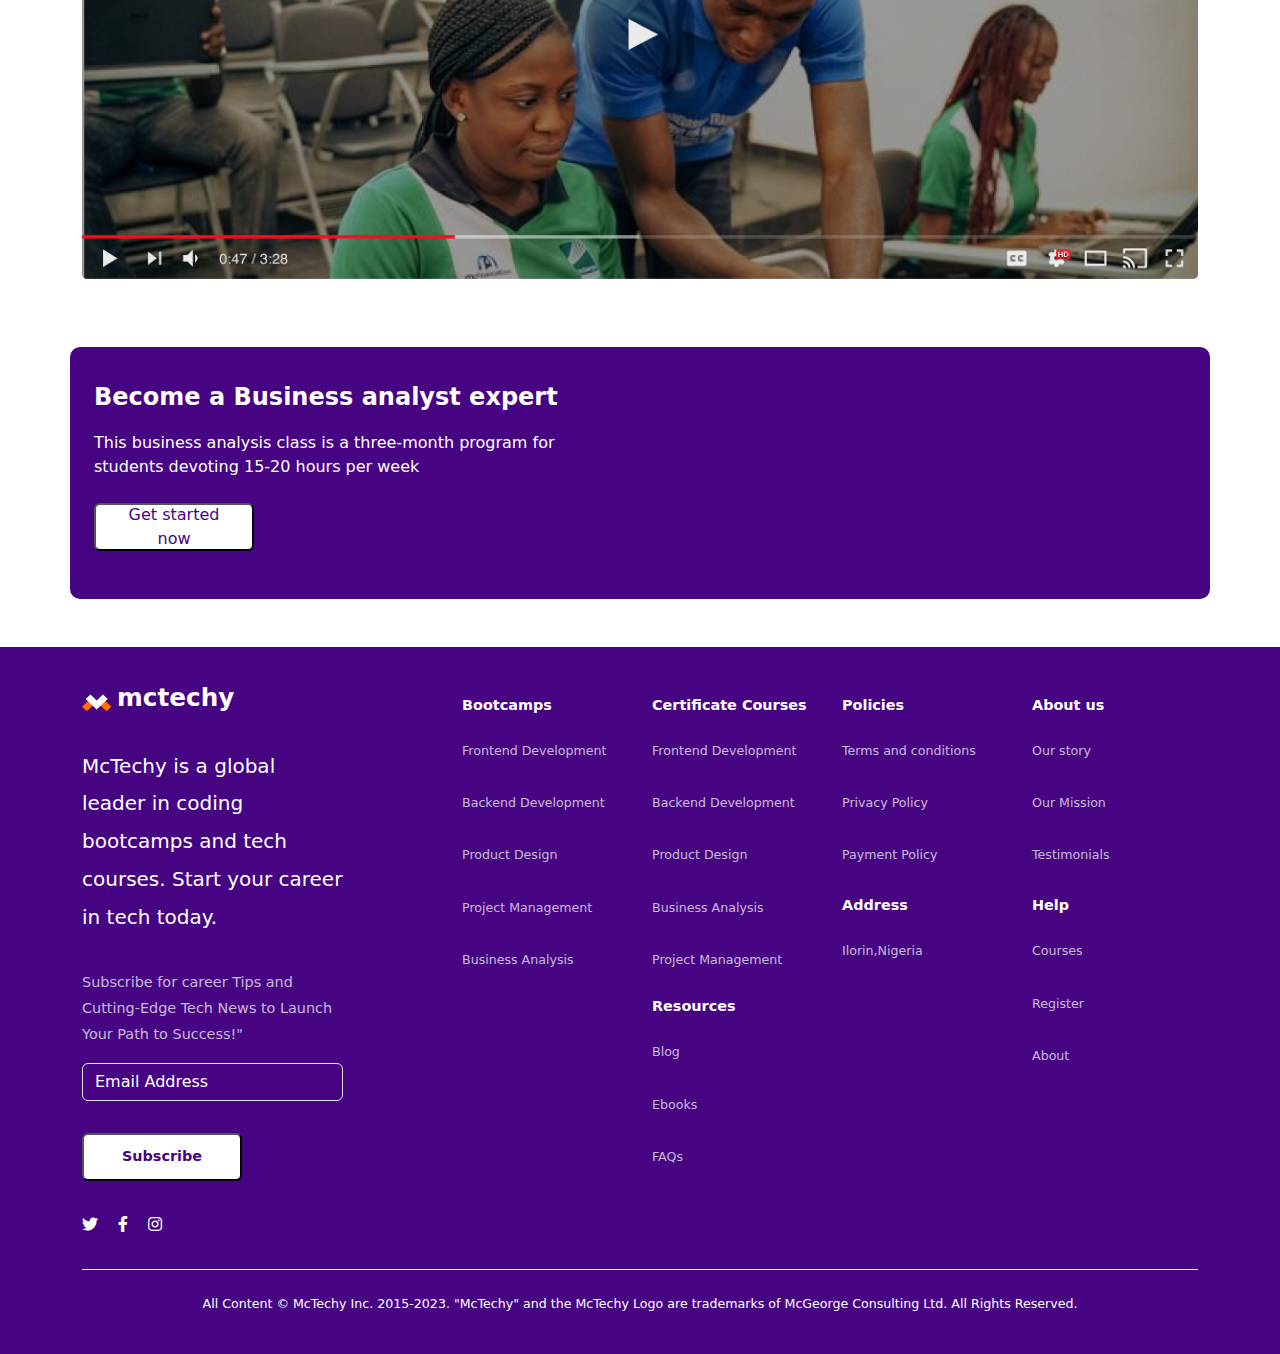
<file: businessanalysis.html>
<!DOCTYPE html>
<html lang="en">
<head>
    <meta charset="UTF-8">
    <meta name="viewport" content="width=device-width, initial-scale=1.0">
    <link rel="shortcut icon" href="assets/mctechy-logo.svg" type="image/x-icon">
    <link rel="preconnect" href="https://fonts.googleapis.com">
    <link rel="stylesheet" href="https://use.fontawesome.com/releases/v5.0.7/css/all.css">
    <link rel="preconnect" href="https://fonts.gstatic.com" crossorigin>
    <link href="https://fonts.googleapis.com/css2?family=Inter&display=swap" rel="stylesheet">
    <link href="https://fonts.googleapis.com/css2?family=DM+Sans:opsz@9..40&display=swap" rel="stylesheet">
    <link href="https://fonts.googleapis.com/css2?family=Plus+Jakarta+Sans&display=swap" rel="stylesheet">
    <link href="https://fonts.googleapis.com/css2?family=Mulish&display=swap" rel="stylesheet">
    <link href="https://fonts.googleapis.com/css2?family=Poppins&display=swap" rel="stylesheet">
    <link href="https://fonts.googleapis.com/css2?family=IBM+Plex+Sans:wght@400;500;600;700&family=Inter:wght@300;400;500;700;800&family=Lato:ital,wght@0,400;0,700;1,300&display=swap" rel="stylesheet">
    <link rel="stylesheet" href="https://cdn.jsdelivr.net/npm/swiper@10/swiper-bundle.min.css"/>
    <link rel="stylesheet" href="https://cdnjs.cloudflare.com/ajax/libs/font-awesome/6.4.2/css/all.min.css" integrity="sha512-z3gLpd7yknf1YoNbCzqRKc4qyor8gaKU1qmn+CShxbuBusANI9QpRohGBreCFkKxLhei6S9CQXFEbbKuqLg0DA==" crossorigin="anonymous" referrerpolicy="no-referrer" />
    <link rel="stylesheet" href="css/bootstrap.min.css">
    <link rel="stylesheet" href="css/businessanalysis.css">
    <script src="https://code.jquery.com/jquery-3.7.1.min.js"
    integrity="sha256-/JqT3SQfawRcv/BIHPThkBvs0OEvtFFmqPF/lYI/Cxo=" crossorigin="anonymous"></script>
    <title>MCTECHY-BUSINESS-ANALYSIS-PAGE</title>
</head>
<body>

    <section>
        <nav class="hero-section navbar navbar-expand-lg navbar-light text-light">
          <div class="=d-flex">
              <img src="assets/events-party-popper.svg" alt="" class="pb-1">
              <span> Web Development Class starts May 12, 2023</span>
          </div>
        </nav>
    </section>
          
         
    <section class="hero">
               
        <div class="container">
             
          <header class="navbar navbar-expand-lg ">
            <div class="container d-flex justify-content-lg-between py-5">
              <a class="navbar-brand" href="#">
                <img src="assets/mctechy-logo.svg" alt="" width="30" height="24" class="d-inline-block align-text-top">
                <span class="logo"> mctechy</span>
              </a>
              <button class="navbar-toggler" type="button" data-bs-toggle="collapse" data-bs-target="#navbarNavDropdown" aria-controls="navbarNavDropdown" aria-expanded="false" aria-label="Toggle navigation">
                <span class="navbar-toggler-icon"></span>
              </button>
        
              <div class="collapse navbar-collapse flex-grow-0 text-nowrap"  id="navbarNavDropdown">
                <ul class="navbar-nav d-flex flex-column flex-lg-row align-items-lg-center list-unstyled">
      
                    <li class="nav-item dropdown">
                        <a class="nav-link active dropdown-toggle" href="Courses" id="navbarDropdownMenuLink" role="button" data-bs-toggle="dropdown" aria-expanded="false">
                            Courses
                        </a>
                        <ul class="dropdown-menu" aria-labelledby="navbarDropdownMenuLink">
                            <li><a class="dropdown-item" href="#">Action</a></li>
                            <li><a class="dropdown-item" href="#">Another action</a></li>
                            <li><a class="dropdown-item" href="#">Something else here</a></li>
                        </ul>
                    </li>
                    <li class="nav-item dropdown">
                        <a class="nav-link active dropdown-toggle" href="Bootcamps" id="navbarDropdownMenuLink" role="button" data-bs-toggle="dropdown" aria-expanded="false">
                             Bootcamps
                        </a>
                        <ul class="dropdown-menu" aria-labelledby="navbarDropdownMenuLink">
                            <li><a class="dropdown-item" href="#">Action</a></li>
                            <li><a class="dropdown-item" href="#">Another action</a></li>
                            <li><a class="dropdown-item" href="#">Something else here</a></li>
                        </ul>
                    </li>
                    <li class="nav-item"><a href="#About" class="nav-link active">About</a></li>
                    <li class="nav-item"><a href="#Events" class="nav-link active">Events</a></li>
                    <li class="nav-item"><a href="#FAQ" class="nav-link active">FAQ</a></li>
                    <li class="nav-item"><a href="#Pricing" class="nav-link active">Pricing</a></li>
                    <li class="nav-item"><a href="#Policies" class="nav-link active">Policies</a></li>
                          
                </ul>
              </div>
        
              <div class="collapse navbar-collapse flex-grow-0"id="navbarNavDropdown">
                <ul class="navbar-nav d-flex flex-column flex-lg-row pe-5 list-unstyled">
                    <li class="nav-item"><a href="#Login" class="nav-link active"><span class="login">Login</span></a></li>
                </ul>
                <button class="button btn-lg " type="button">signup</button>
              </div>
                      
                      
            </div>
          </header> 
                          
        </div>
              
    </section>
    
    <section class="business-bg position-relative">
    
      <div class="">
        <div class="container">
          <div class="container business-text">
            <p class="business-text1">Professional Certification</p>
            <p class="business-text2">Business Analysis</p>
            <p class="business-text3">
                Learn to conduct market analyses, analyse both product lines and the overall profitability of the business, 
                develop and monitor data quality metrics and ensure business data.
            </p>
          </div>
        </div>
    
        <div class="bg"></div>
    
    <section class="business-time d-none d-md-block bg-light w-75 mx-auto ">
                    
      <div class="container p-4">

         <div class="d-flex justify-content-between align-items-center">
             <div class="business-year py-">
               <span class="month">May</span>
               <span class="day pb-">20</span>
             </div>
    
            <div class="business-textcontain py-2">
               <span class="business-text4">Start and Build a Career in Business Analysis</span>
               <div class="business-schedule">
                 <div class="b">
                   <img src="assets/time-icon.svg" alt="">
                   <span class="time">12:00 pm - 2:00pm</span>
                 </div>
               </div>
            </div>
    
            <div class="enrol-btn">
             <button class="button bg-expand" type="button" aria-expanded="true" >Enrol Now</button>
            </div>
    
         </div>
    
      </div>
    
    </section>
     
    
    <section class="business-time d-flex d-md-none">
    
        <div class="container">
    
          <div class="accordion accordion-flush" id="accordionFlushExample">
    
            <div class="accordion-item " style="border-radius: 1rem;">
    
              <h2 class="accordion-header" id="flush-headingOne">
              <button class="accordion-button collapsed" type="button" data-bs-toggle="collapse" data-bs-target="#flush-collapseOne" aria-expanded="false" aria-controls="flush-collapseOne" style="border-radius: .7rem;">
                        
                <div class="skills">
    
                   <div class="business-year py-2">
                     <span class="month">May</span>
                     <span class="day">20</span>
                   </div>
    
                   <div class="business-textcontain py-2">
                     <span class="business-text4">Start and Build a Career in Project Management</span>
                     <div class="business-schedule">
                      <img src="assets/time-icon.svg" alt="">
                      <span class="time">12:00 pm - 2:00pm</span>
                     </div>
                   </div>
    
                </div>
    
              </button>
              </h2>
                  
            </div>
    
          </div>
    
        </div>

    </section>
        </div>
    
    </section>
     
    
    <section class="testimonial-box">
        <div class="container">
            <div class="card mb-3" >
                <div class="row g-0">
    
                    <div class="col-12 col-md-4 d-flex d-md-none">
                        <img src="assets/Business-Analyst-lady.png" class="m-img img-fluid " alt="..." style="background-color:  #460482; border-radius: .7rem 0.7rem 0 0;">
                    </div>
    
                    <div class="col-12 col-md-8 ">
                        <div class="card-body d-none d-md-flex">
    
                            <div class="container m-content">
                                <div class=" business-text6">I decided that attending MCTechy classes would <br>be great for my development.</div>
                                <div class="small-line">
                                    <div class="short-line"></div>
                                </div>
                                <div class="business-text7">Olamide</div>
                                <div class="business-text06">Business Analyst at McGeorge</div>
                            </div>
                  
                        </div>

                        <div class="card-body d-flex d-md-none" style="border-radius: 0 0 1rem 1rem;">
    
                          <div class="container m-content">
                              <div class=" business-text6">I decided that attending MCTechy classes would <br>be great for my development.</div>
                              <div class="small-line">
                                  <div class="short-line"></div>
                              </div>
                              <div class="business-text7">Olamide</div>
                              <div class="business-text06">Business Analyst at McGeorge</div>
                          </div>
                
                      </div>

                    </div>
    
                    <div class="col-12 col-md-4 d-none d-md-flex">
                        <img src="assets/Business-Analyst-lady.png" class="img-fluid " alt="...">
                    </div>
    
    
                </div>
            </div>
        </div>
    </section>
    
    <section>
        <div class="container pt-5">
    
           <div>
            <div class="business-text8">Why go the Business Analysis way?</div>
              <p class="business-text9">
                In addition, a survey conducted by Glassdoor in 2021 found that front-end developers were among the
                top 10 highest paying tech jobs, with a median base salary of $90,000 per year in the United States.
              </p>
           </div>
    
            <div>
              <div class="business-text8">Who else is on the BA ship?</div>
              <p class="business-text9">
                According to a report by Course Report, a website that tracks coding boot camps, front-end web development is one of the most
                popular specializations in coding boot camps. In 2019, 42% of boot camp graduates studied front-end development.
              </p>
            </div>
    
            <div>
    
              <div class="business-text8">Benefits of becoming a Business Analyst</div>
    
              <div>
                 <p class="business-text9">
                  Job stability: <br>
                  The demand for talented business analysts is projected to expand as firms continue 
                  to rely on data and technology to drive their operations and decision-making.
                 </p>
              </div>
    
              <div>
                 <p class="business-text9">
                  High possibilities for advancement: <br>
                  Business analysts frequently have opportunities to rise and flourish within their business or
                  industry by taking on more duties, leading teams, and working on more complex projects.
                 </p>
              </div>
    
              <div>
                  <p class="business-text9">
                    Competitive pay: <br>
                    Business analysts are often well compensated for their work, with annual incomes ranging
                    from $60,000 to more than $100,000 based on experience, industry, and location.
                  </p>
              </div>
    
            </div>
    
        </div>
    </section>
      
    <section >
        <div class="business-text10">What You Will Learn</div>
    
        
        <div class="shorty-line mx-auto my-2"></div>
      
      
        <div class="business-box1">
          <div class="container">
            <div class="row">
              <div class="col-12 col-lg-6">
                <div class="unit1-content">
                  <div class="unit py-4 col-2">Unit 1</div>
                    <div class="business-box2 col-10">
                      <div class="business-text11 ps-2">
                        Introduction to Business Analysis
                      </div>
                        <p class="ps-2">
                          Students will learn about the fundamentals of business analysis, including the role of the business analyst,
                          business analysis framework, and techniques used to gather and analyze requirements.
                        </p>
                    </div>
                </div>
              </div>
    
              <div class="col-12 col-lg-6">
                  <div class="unit2-content">
                    <div class="unit py-4 col-2">Unit 2</div>
                    <div class="business-box2 col-10">
                      <div class="business-text11 ps-2">
                        Requirements Gathering and Documentation
                      </div>
                        <p class="ps-2">
                          This unit focuses on the techniques and tools used to elicit, document, and manage requirements.
                          Students will learn about different types of requirements, stakeholder analysis, and documentation standards.  
                        </p>
                    </div>
                  </div>
              </div>
            </div>
          </div>
        </div>
    
        <div class="business-box1">
          <div class="container">
            <div class="row">
              <div class="col-12 col-lg-6 ">
                <div class="unit3-content">
                  <div class="unit py-4 col-2">Unit 3</div>
                    <div class="business-box2 col-10">
                      <div class="business-text11 ps-2">
                        Business Process Modeling
                      </div>
                        <p class="ps-2">
                          Students will learn about business process modeling techniques such as flowcharts, activity diagrams, and process maps. 
                          They will also learn how to analyze business processes to identify opportunities for improvement.
                        </p>
                    </div>
                </div>
              </div>
      
    
              <div class="col-12 col-lg-6">
                <div class="unit4-content">
                  <div class="unit py-4 col-2">Unit 4</div>
                    <div class="business-box2 col-10">
                    <div class="business-text11 ps-2">
                      Agile Business Analysis
                    </div>
                     <p class="ps-2">
                      This unit will introduce students to the agile methodology and how it can be used in business analysis. 
                      They will learn about agile concepts such as user stories, sprint planning, and backlog management.
                     </p>
                    </div>
                </div>
              </div>
    
            </div>
          </div>
        </div>
    
    </section>
    
    <section>
        <div class="business-text10">
          Pricing
        </div>
        <div class="shorty-line mx-auto my-2">
        </div>
        <div class="business-box3">
          <div class="container">
            <div class="row">
              <div class="col-lg-6">
                <div class="business-text12">
                  Basic Plan
                </div>
                <div>

                  <ul>
                    <li class="list-items">Price: N90,000</li>
                    <li class="list-items">Includes access to all course materials for 2 programs of choice</li> 
                    <li class="list-items">Access to online support community</li>  
                    <li class="list-items">Certificate of completion upon finishing program(s)</li>
                    <li class="list-items">Duration: 12 weeks</li>
                  </ul>
                  <div>
                  <a href="#" class="link d-none d-md-flex">Get Started now <i class='fas fa-arrow-right py-2 ps-2'></i></a>
                  </div>

                </div>
              </div>
        
              <div class="col-lg-6">
                <img src="assets/pricing-img.png" alt="" class="img-fluid">
              </div>
    
            </div>
          </div>
        </div>
    </section>
    
    <section>
        <div class="business-text10">Not sure what program, watch this quick guide</div>
        <div class="shorty-line mx-auto my-2"></div>
    
       

        <div class="container mt-4 ">
         <div class="my-5 text-center ">
          <img src="assets/youtubeimg.png" alt="" class="img-fluid">
        </div>
        </div>
    
    </section>
    
    <section class="business-box4">
        <div class="business-text13 container">
          <div class="row">
            <div class="col-12 col-md-6">
              <div class="container">
                <div class="business-text14">Become a Business analyst expert</div>
                  <p class="business-text15">
                    This business analysis class is a three-month program for <br>students devoting 15-20 hours per week
                  </p>
                <div class="get-box">
                  <button class="get-btn" type="button">Get started now</button>
                </div>
              </div>
            </div>
            <div class="col-12 col-md-6"></div>
          </div>
        </div>
    </section>
    
    <section class="events-footer ">
        <footer class="footer">
    
          <div class="container">
    
             <div class="row">
    
            <div class="col-lg-3">
                    
              <a class="navbar-brand" href="#">
                <img src="assets/mctechy-logo2.svg" alt="" width="30" height="24" class="d-inline-block align-text-top">
                <span class="logo2">mctechy</span>
              </a>
                    
              <div class="footer-text1">
                McTechy is a global leader in coding bootcamps and tech courses. Start your career in tech today.
              </div>
    
              <p class="footer-text2">
                Subscribe for career Tips and Cutting-Edge Tech News to Launch Your Path to Success!"
              </p>
    
              <div class="mb-3 ">
                <input type="email" class="form-control" id="exampleFormControlInput1" placeholder="Email Address" >
              </div>
    
              <div class="pt-5"><button type="button" class="subscribe"><span class="subscribe-text">Subscribe</span></button></div>
              <div class="socials d-flex">
                <span><i class="fab fa-twitter"></i></span>
                <span class="ps-5"><i class="fab fa-facebook-f"></i></span>
                <span class="ps-5"><i class="fab fa-instagram" ></i></span>
              </div>
    
            </div>
    
            <div class="col-lg-1">
            </div>
    
            <div class="col-lg-2">
              <h3 class="footer-heading">Bootcamps</h3>
              <h6 class="footer-subheading">Frontend Development</h6>
              <h6 class="footer-subheading">Backend Development</h6>
              <h6 class="footer-subheading">Product Design</h6>
              <h6 class="footer-subheading">Project Management</h6>
              <h6 class="footer-subheading">Business Analysis</h6>
            </div>
    
            <div class="col-lg-2">
    
                <div>
                 <h3 class="footer-heading">Certificate Courses</h3>
                 <h6 class="footer-subheading">Frontend Development</h6>
                 <h6 class="footer-subheading">Backend Development</h6>
                 <h6 class="footer-subheading">Product Design</h6>
                 <h6 class="footer-subheading">Business Analysis</h6>
                 <h6 class="footer-subheading">Project Management</h6>
                </div>
    
                <div>
                  <h3 class="footer-heading ">Resources</h3>
                  <h6 class="footer-subheading">Blog</h6>
                  <h6 class="footer-subheading">Ebooks</h6>
                  <h6 class="footer-subheading">FAQs</h6>
                </div>
    
            </div>
    
            <div class="col-lg-2">
    
               <div>
                <h3 class="footer-heading">Policies</h3>
                <h6 class="footer-subheading">Terms and conditions</h6>
                <h6 class="footer-subheading">Privacy Policy</h6>
                <h6 class="footer-subheading">Payment Policy</h6>
               </div>
    
               <div>
                <h3 class="footer-heading pt-5">Address</h3>
                <h6 class="footer-subheading">Ilorin,Nigeria</h6>
               </div>
    
            </div>
    
            <div class="col-lg-2">
    
               <div>
                <h3 class="footer-heading">About us</h3>
                <h6 class="footer-subheading">Our story</h6>
                <h6 class="footer-subheading">Our Mission</h6>
                <h6 class="footer-subheading">Testimonials</h6>
               </div>
    
              <div>
                <h3 class="footer-heading pt-5">Help</h3>
                <h6 class="footer-subheading">Courses</h6>
                <h6 class="footer-subheading">Register</h6>
                <h6 class="footer-subheading">About</h6>
              </div>
    
            </div>
    
             </div>
    
             <div class="borderbox">
               <div class="borderline">
                 <p>
              All Content © McTechy Inc. 2015-2023. "McTechy" and the McTechy Logo are trademarks of McGeorge Consulting Ltd. All Rights Reserved.
                 </p>
               </div>
            </div>
    
          </div>
    
        </footer>
    </section>
          
    <script src="js/script.js"></script>
    
    <script src="https://cdn.jsdelivr.net/npm/bootstrap@5.3.0/dist/js/bootstrap.bundle.min.js"
    integrity="sha384-geWF76RCwLtnZ8qwWowPQNguL3RmwHVBC9FhGdlKrxdiJJigb/j/68SIy3Te4Bkz" crossorigin="anonymous"></script>
</body>
</html>
</file>
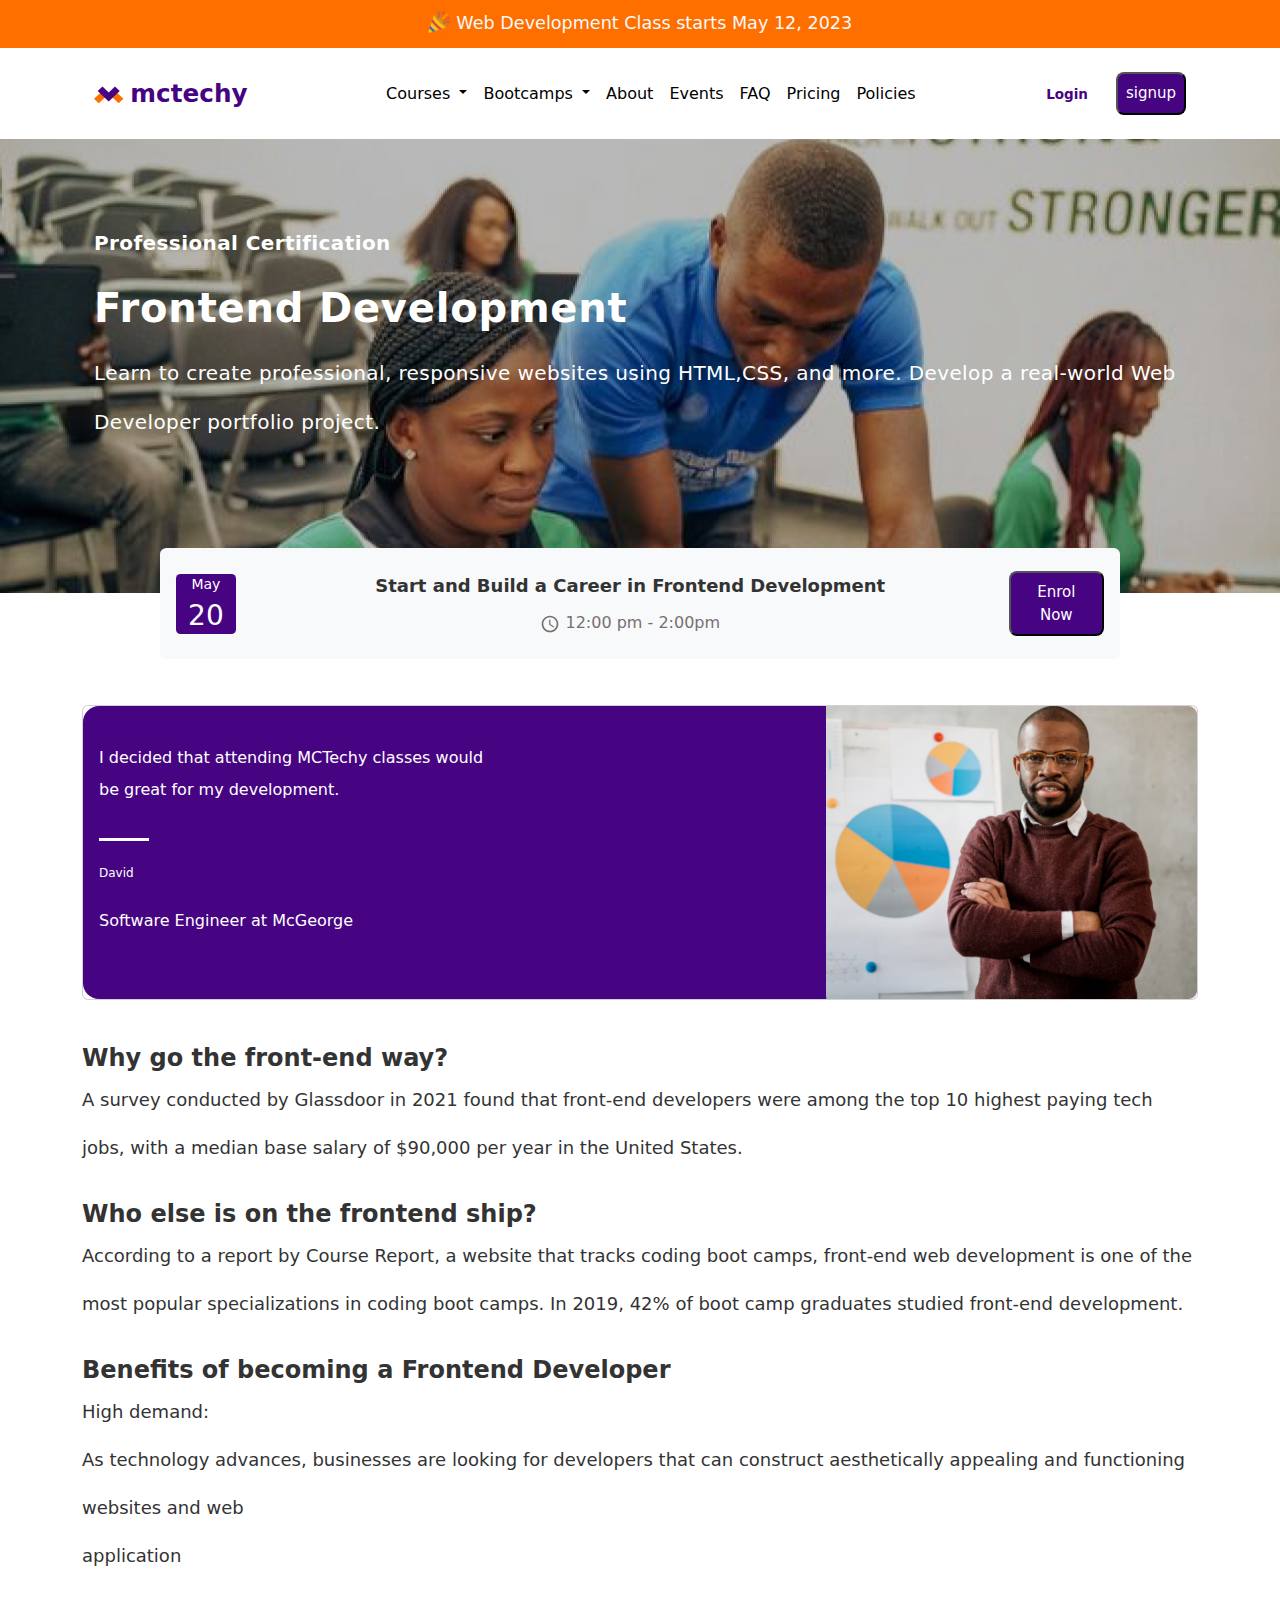
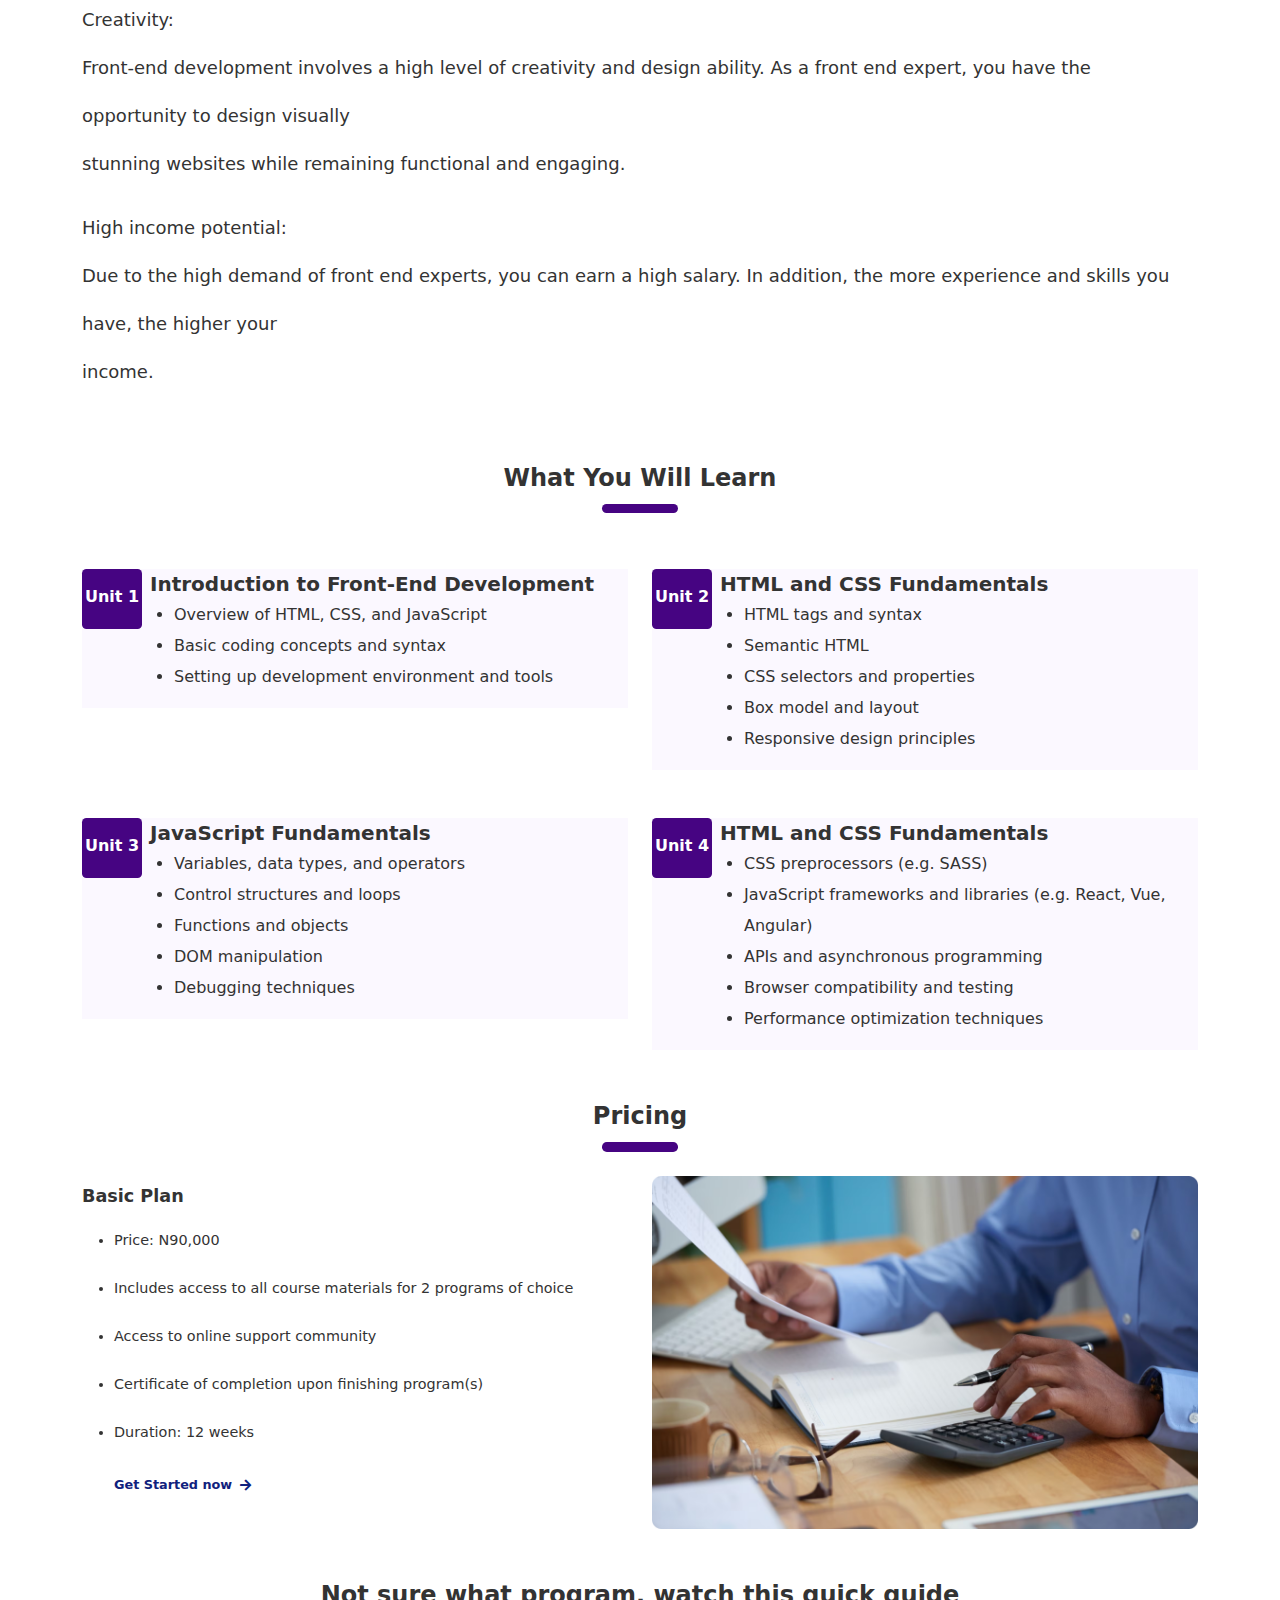
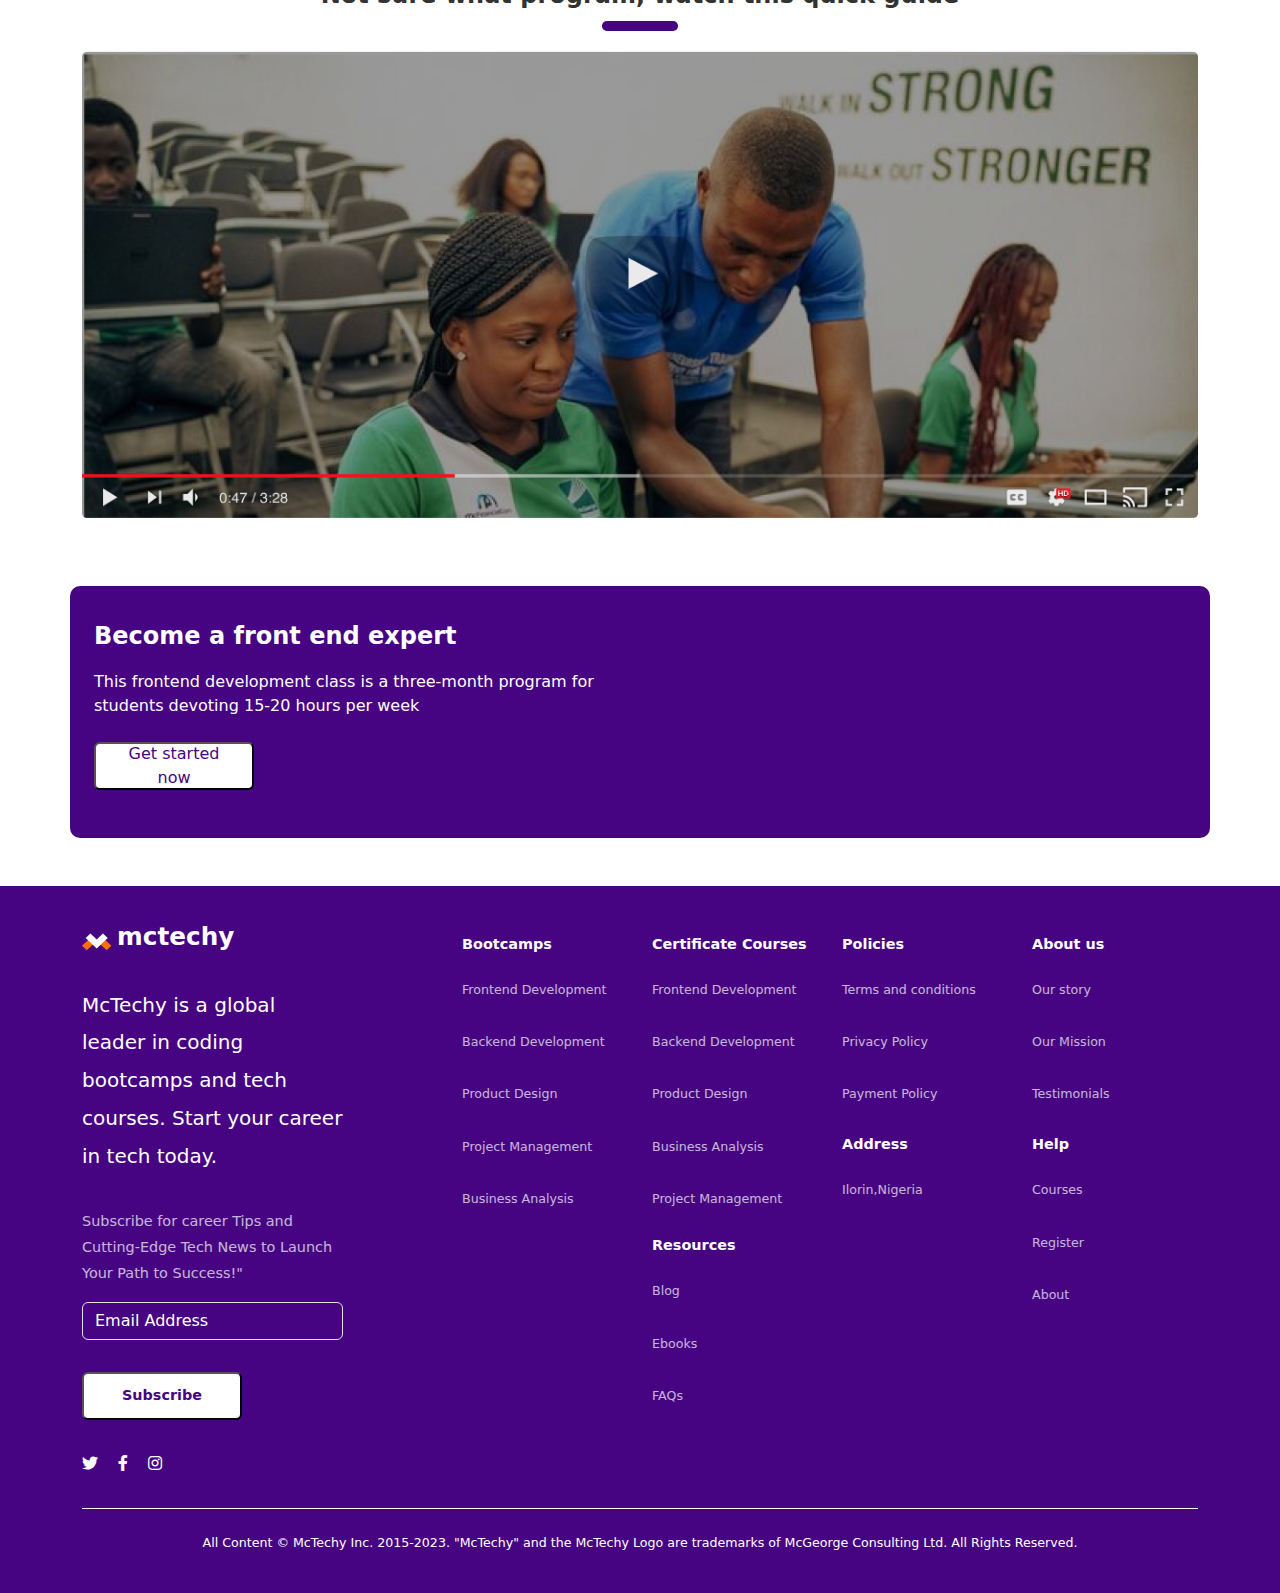
<file: frontend.html>
<!DOCTYPE html>
<html lang="en">
<head>
    <meta charset="UTF-8">
    <meta name="viewport" content="width=device-width, initial-scale=1.0">
    <link rel="shortcut icon" href="assets/mctechy-logo.svg" type="image/x-icon">
    <link rel="preconnect" href="https://fonts.googleapis.com">
    <link rel="stylesheet" href="https://use.fontawesome.com/releases/v5.0.7/css/all.css">
    <link rel="preconnect" href="https://fonts.gstatic.com" crossorigin>
    <link href="https://fonts.googleapis.com/css2?family=Inter&display=swap" rel="stylesheet">
    <link href="https://fonts.googleapis.com/css2?family=DM+Sans:opsz@9..40&display=swap" rel="stylesheet">
    <link href="https://fonts.googleapis.com/css2?family=Plus+Jakarta+Sans&display=swap" rel="stylesheet">
    <link href="https://fonts.googleapis.com/css2?family=Mulish&display=swap" rel="stylesheet">
    <link href="https://fonts.googleapis.com/css2?family=Poppins&display=swap" rel="stylesheet">
    <link href="https://fonts.googleapis.com/css2?family=IBM+Plex+Sans:wght@400;500;600;700&family=Inter:wght@300;400;500;700;800&family=Lato:ital,wght@0,400;0,700;1,300&display=swap" rel="stylesheet">
    <link rel="stylesheet" href="css/bootstrap.min.css">
    <link rel="stylesheet" href="css/frontend.css">
    <link rel="stylesheet" href="https://cdn.jsdelivr.net/npm/swiper@10/swiper-bundle.min.css"/>
    <link rel="stylesheet" href="https://cdnjs.cloudflare.com/ajax/libs/font-awesome/6.4.2/css/all.min.css" integrity="sha512-z3gLpd7yknf1YoNbCzqRKc4qyor8gaKU1qmn+CShxbuBusANI9QpRohGBreCFkKxLhei6S9CQXFEbbKuqLg0DA==" crossorigin="anonymous" referrerpolicy="no-referrer" />
    <script src="https://code.jquery.com/jquery-3.7.1.min.js"
      integrity="sha256-/JqT3SQfawRcv/BIHPThkBvs0OEvtFFmqPF/lYI/Cxo=" crossorigin="anonymous"></script>
    <title>MCTECHY-FRONTENDPAGE</title>
</head>
<body>
    
  <section>
    <nav class="hero-section navbar navbar-expand-lg navbar-light text-light">
      <div class="=d-flex">
          <img src="assets/events-party-popper.svg" alt="" class="pb-1">
          <span> Web Development Class starts May 12, 2023</span>
      </div>
    </nav>
  </section>
      
     
  <section class="hero">
           
    <div class="container">
         
      <header class="navbar navbar-expand-lg ">
        <div class="container d-flex justify-content-lg-between py-5">
          <a class="navbar-brand" href="#">
            <img src="assets/mctechy-logo.svg" alt="" width="30" height="24" class="d-inline-block align-text-top">
            <span class="logo"> mctechy</span>
          </a>
          <button class="navbar-toggler" type="button" data-bs-toggle="collapse" data-bs-target="#navbarNavDropdown" aria-controls="navbarNavDropdown" aria-expanded="false" aria-label="Toggle navigation">
                    <span class="navbar-toggler-icon"></span>
          </button>
    
          <div class="collapse navbar-collapse flex-grow-0 text-nowrap"  id="navbarNavDropdown">
                    <ul class="navbar-nav d-flex flex-column flex-lg-row align-items-lg-center list-unstyled">
  
                      <li class="nav-item dropdown">
                          <a class="nav-link active dropdown-toggle" href="Courses" id="navbarDropdownMenuLink" role="button" data-bs-toggle="dropdown" aria-expanded="false">
                            Courses
                          </a>
                          <ul class="dropdown-menu" aria-labelledby="navbarDropdownMenuLink">
                            <li><a class="dropdown-item" href="#">Action</a></li>
                            <li><a class="dropdown-item" href="#">Another action</a></li>
                            <li><a class="dropdown-item" href="#">Something else here</a></li>
                          </ul>
                      </li>
                      <li class="nav-item dropdown">
                          <a class="nav-link active dropdown-toggle" href="Bootcamps" id="navbarDropdownMenuLink" role="button" data-bs-toggle="dropdown" aria-expanded="false">
                            Bootcamps
                          </a>
                          <ul class="dropdown-menu" aria-labelledby="navbarDropdownMenuLink">
                            <li><a class="dropdown-item" href="#">Action</a></li>
                            <li><a class="dropdown-item" href="#">Another action</a></li>
                            <li><a class="dropdown-item" href="#">Something else here</a></li>
                          </ul>
                      </li>
                      <li class="nav-item"><a href="#About" class="nav-link active">About</a></li>
                      <li class="nav-item"><a href="#Events" class="nav-link active">Events</a></li>
                      <li class="nav-item"><a href="#FAQ" class="nav-link active">FAQ</a></li>
                      <li class="nav-item"><a href="#Pricing" class="nav-link active">Pricing</a></li>
                      <li class="nav-item"><a href="#Policies" class="nav-link active">Policies</a></li>
                      
                    </ul>
          </div>
    
          <div class="collapse navbar-collapse flex-grow-0"id="navbarNavDropdown">
            <ul class="navbar-nav d-flex flex-column flex-lg-row pe-5 list-unstyled">
                         <li class="nav-item"><a href="#Login" class="nav-link active"><span class="login">Login</span></a></li>
            </ul>
            <button class="button btn-lg " type="button">signup</button>
          </div>
                  
                  
        </div>
      </header> 
                      
    </div>
          
  </section>

  <section class="frontend-bg position-relative">

    <div class="">
      <div class="container">
        <div class="container frontend-text">
          <p class="frontend-text1">Professional Certification</p>
          <p class="frontend-text2">Frontend Development</p>
          <p class="frontend-text3">Learn to create professional, responsive websites using HTML,CSS, and more. Develop a real-world Web Developer portfolio project.
          </p>
        </div>
      </div>

      <div class="bg"></div>

      <section class="frontend-time d-none d-md-block bg-light w-75 mx-auto">
                
        <div class="container p-4">
          <div class="d-flex justify-content-between align-items-center">
            <div class="frontend-year py-">
              <span class="month">May</span>
              <span class="day pb-">20</span>
            </div>

            <div class="frontend-textcontain py-2">
            <span class="frontend-text4">Start and Build a Career in Frontend Development</span>
            <div class="frontend-schedule">
              <div class="b">
                <img src="assets/time-icon.svg" alt="">
                <span class="time">12:00 pm - 2:00pm</span>
              </div>
            </div>
            </div>

            <div class="enrol-btn">
          <button class="button bg-expand" type="button" aria-expanded="true" >Enrol Now</button>
            </div>

          </div>
        </div>

      </section>
 
      <section class="frontend-time d-flex d-md-none">

        <div class="container">

          <div class="accordion accordion-flush" id="accordionFlushExample">

            <div class="accordion-item" style="border-radius: 1rem;">

              <h2 class="accordion-header" id="flush-headingOne">
              <button class="accordion-button collapsed" type="button" data-bs-toggle="collapse" data-bs-target="#flush-collapseOne" aria-expanded="false" aria-controls="flush-collapseOne" style="border-radius: .7rem;">
                    
            <div class="skills">

              <div class="frontend-year py-2">
                <span class="month">May</span>
                <span class="day">20</span>
              </div>

              <div class="frontend-textcontain py-2">
                <span class="frontend-text4">Start and Build a Career in Frontend Development</span>
                <div class="frontend-schedule">
                  <img src="assets/time-icon.svg" alt="">
                  <span class="time">12:00 pm - 2:00pm</span>
                </div>
              </div>

            </div>

              </button>
              </h2>
              
            </div>

          </div>

        </div>

      </section>
    </div>

  </section>

  <section class="testimonial-box ">
    <div class="container">
    <div class="card mb-3" >
      <div class="row g-0">

        <div class="col-12 col-md-4 d-flex d-md-none">
          <img src="assets/frontend-man.png" class="m-img img-fluid " alt="..." style="background-color:  #460482; border-radius: .7rem 0.7rem 0 0;">
        </div>

        <div class="col-12 col-md-8 ">

          <div class="card-body d-none d-md-flex">

            <div class="container m-content">
              <div class=" frontend-text6">I decided that attending MCTechy classes would <br>be great for my development.</div>
              <div class="small-line">
                <div class="short-line"></div>
              </div>
              <div class="frontend-text7">David</div>
              <div class="frontend-text06">Software Engineer at McGeorge</div>
            </div>
              
          </div>

          <div class="card-body d-flex d-md-none" style="border-radius: 0 0 1rem 1rem;">

            <div class="container m-content">
              <div class=" frontend-text6">I decided that attending MCTechy classes would <br>be great for my development.</div>
              <div class="small-line">
                <div class="short-line"></div>
              </div>
              <div class="frontend-text7">David</div>
              <div class="frontend-text06">Software Engineer at McGeorge</div>
            </div>
              
          </div>

        </div>

         <div class="col-12 col-md-4 d-none d-md-flex">
          <img src="assets/frontend-man.png" class="img-fluid " alt="...">
        </div>


      </div>
    </div>
    </div>
  </section>

  <section>
    <div class="container pt-5">

       <div>
        <div class="frontend-text8">Why go the front-end way?</div>
          <p class="frontend-text9">A survey conducted by Glassdoor in 2021 found that front-end developers were among the top 10 highest paying tech jobs,
             with a median base salary of $90,000 per year in the United States.
          </p>
       </div>

        <div>
          <div class="frontend-text8">Who else is on the frontend ship?</div>
          <p class="frontend-text9">According to a report by Course Report, a website that tracks coding boot camps, 
                 front-end web development is one of the most popular specializations in coding boot camps.
                 In 2019, 42% of boot camp graduates studied front-end development.
          </p>
        </div>

        <div>

          <div class="frontend-text8">Benefits of becoming a Frontend Developer</div>

          <div>
             <p class="frontend-text9">High demand: <br>As technology advances, businesses are
                   looking for developers that can construct aesthetically appealing and functioning websites and web <br>application
             </p>
          </div>

          <div>
             <p class="frontend-text9">
                    Creativity: <br>Front-end development involves a high level of creativity and design ability. As a front end expert,
                    you have the opportunity to design visually <br>stunning websites while remaining functional and engaging.
             </p>
          </div>

          <div>
              <p class="frontend-text9">
                High income potential: <br>Due to the high demand of front end experts, 
                you can earn a high salary. In addition, the more experience and skills you have, the higher your <br>income.
              </p>
          </div>

        </div>

    </div>
  </section>
  
  <section >
    <div class="frontend-text10">What You Will Learn</div>

    
      <div class="shorty-line mx-auto my-2"></div>
  
  
    <div class="frontend-box1">
      <div class="container">
        <div class="row">
          <div class="col-12 col-md-6">
            <div class="unit1-content">
              <div class="unit py-4 col-2">Unit 1</div>
                <div class="frontend-box2 col-10">
                  <div class="frontend-text11 ps-2">
                    Introduction to Front-End Development
                  </div>
                    <ul>
                      <li class="list-item">Overview of HTML, CSS, and JavaScript</li>
                      <li class="list-item">Basic coding concepts and syntax</li>
                      <li class="list-item">Setting up development environment and tools</li>
                    </ul>
                </div>
            </div>
          </div>

          <div class="col-12 col-md-6">
              <div class="unit2-content">
                <div class="unit py-4 col-2">Unit 2</div>
                <div class="frontend-box2 col-10">
                  <div class="frontend-text11 ps-2">HTML and CSS Fundamentals</div>
                  <ul>
                    <li class="list-item">HTML tags and syntax</li>
                    <li class="list-item">Semantic HTML</li> 
                    <li class="list-item">CSS selectors and properties</li> 
                    <li class="list-item">Box model and layout</li> 
                    <li class="list-item">Responsive design principles</li>
                  </ul>
                </div>
              </div>
          </div>
        </div>
      </div>
    </div>

    <div class="frontend-box1">
      <div class="container">
        <div class="row">
          <div class="col-12 col-md-6 ">
            <div class="unit3-content">
              <div class="unit py-4 col-2">Unit 3</div>
                <div class="frontend-box2 col-10">
                  <div class="frontend-text11 ps-2">JavaScript Fundamentals</div>
                    <ul>
                      <li class="list-item">Variables, data types, and operators</li>
                      <li class="list-item">Control structures and loops</li>
                      <li class="list-item">Functions and objects</li>
                      <li class="list-item">DOM manipulation</li>
                      <li class="list-item">Debugging techniques</li>
                    </ul>
                </div>
          </div>
          </div>
  

          <div class="col-12 col-md-6">
            <div class="unit4-content">
              <div class="unit py-4 col-2">Unit 4</div>
                <div class="frontend-box2 col-10">
                <div class="frontend-text11 ps-2">HTML and CSS Fundamentals</div>
                  <ul>
                    <li class="list-item">CSS preprocessors (e.g. SASS)</li>
                    <li class="list-item">JavaScript frameworks and libraries (e.g. React, Vue, Angular)</li> 
                    <li class="list-item">APIs and asynchronous programming</li> 
                    <li class="list-item">Browser compatibility and testing</li> 
                    <li class="list-item">Performance optimization techniques</li>
                  </ul>
                </div>
            </div>
          </div>

        </div>
      </div>
    </div>

  </section>

  <section>
    <div class="frontend-text10">
      Pricing
    </div>
    <div class="shorty-line mx-auto my-2">
    </div>
    <div class="frontend-box3">
      <div class="container">
        <div class="row">
          <div class="col-lg-6">
            <div class="frontend-text12">Basic Plan</div>
              <div>
                <ul>
                  <li class="list-items">Price: N90,000</li>
                  <li class="list-items">Includes access to all course materials for 2 programs of choice</li> 
                  <li class="list-items">Access to online support community</li>  
                  <li class="list-items">Certificate of completion upon finishing program(s)</li>
                  <li class="list-items">Duration: 12 weeks</li>
                </ul>
            <div>
              <a href="#" class="link d-none d-md-flex">Get Started now <i class='fas fa-arrow-right py-2 ps-2'></i></a>
            </div>
              </div>
          </div>
    
          <div class="col-lg-6">
            <img src="assets/frontend-pricing.png" alt="" class="img-fluid">
          </div>

        </div>
      </div>
    </div>
  </section>

  <section>
    <div class="frontend-text10">Not sure what program, watch this quick guide</div>
    <div class="shorty-line mx-auto my-2"></div>

    
    <div class="container mt-4">
    <div class="my-5 text-center ">
      <img src="assets/youtubeimg.png" alt="" class="img-fluid">
    </div>
      <!--<div class="videos container-fluid d-flex d-lg-none">
        <video id="myVideo" width="100%" controls>
          <source src="your-video.mp4" type="video/mp4">
        </video>
    
        
        <div class="pause-icon" id="pauseIcon"><i class="fa fa-play"></i>
        </div>
      </div>-->
    </div>

  </section>

  <section class="frontend-box4">
    <div class="frontend-text13 container">
      <div class="row">
        <div class="col-12 col-md-6">
          <div class="container">
            <div class="frontend-text14">Become a front end expert</div>
              <p class="frontend-text15">
                This frontend development class is a three-month program for <br>students devoting 15-20 hours per week
              </p>
            <div class="get-box">
              <button class="get-btn" type="button">Get started now</button>
            </div>
          </div>
        </div>
        <div class="col-12 col-md-6"></div>
      </div>
    </div>
  </section>

  <section class="events-footer ">
    <footer class="footer">

      <div class="container">

         <div class="row">

        <div class="col-lg-3">
                
          <a class="navbar-brand" href="#">
            <img src="assets/mctechy-logo2.svg" alt="" width="30" height="24" class="d-inline-block align-text-top">
            <span class="logo2">mctechy</span>
          </a>
                
          <div class="footer-text1">
            McTechy is a global leader in coding bootcamps and tech courses. Start your career in tech today.
          </div>

          <p class="footer-text2">
            Subscribe for career Tips and Cutting-Edge Tech News to Launch Your Path to Success!"
          </p>

          <div class="mb-3 ">
            <input type="email" class="form-control" id="exampleFormControlInput1" placeholder="Email Address" >
          </div>

          <div class="pt-5"><button type="button" class="subscribe"><span class="subscribe-text">Subscribe</span></button></div>
          <div class="socials d-flex">
            <span><i class="fab fa-twitter"></i></span>
            <span class="ps-5"><i class="fab fa-facebook-f"></i></span>
            <span class="ps-5"><i class="fab fa-instagram" ></i></span>
          </div>

        </div>

        <div class="col-lg-1">
        </div>

        <div class="col-lg-2">
          <h3 class="footer-heading">Bootcamps</h3>
          <h6 class="footer-subheading">Frontend Development</h6>
          <h6 class="footer-subheading">Backend Development</h6>
          <h6 class="footer-subheading">Product Design</h6>
          <h6 class="footer-subheading">Project Management</h6>
          <h6 class="footer-subheading">Business Analysis</h6>
        </div>

        <div class="col-lg-2">

            <div>
             <h3 class="footer-heading">Certificate Courses</h3>
             <h6 class="footer-subheading">Frontend Development</h6>
             <h6 class="footer-subheading">Backend Development</h6>
             <h6 class="footer-subheading">Product Design</h6>
             <h6 class="footer-subheading">Business Analysis</h6>
             <h6 class="footer-subheading">Project Management</h6>
            </div>

            <div>
              <h3 class="footer-heading ">Resources</h3>
              <h6 class="footer-subheading">Blog</h6>
              <h6 class="footer-subheading">Ebooks</h6>
              <h6 class="footer-subheading">FAQs</h6>
            </div>

        </div>

        <div class="col-lg-2">

           <div>
            <h3 class="footer-heading">Policies</h3>
            <h6 class="footer-subheading">Terms and conditions</h6>
            <h6 class="footer-subheading">Privacy Policy</h6>
            <h6 class="footer-subheading">Payment Policy</h6>
           </div>

           <div>
            <h3 class="footer-heading pt-5">Address</h3>
            <h6 class="footer-subheading">Ilorin,Nigeria</h6>
           </div>

        </div>

        <div class="col-lg-2">

           <div>
            <h3 class="footer-heading">About us</h3>
            <h6 class="footer-subheading">Our story</h6>
            <h6 class="footer-subheading">Our Mission</h6>
            <h6 class="footer-subheading">Testimonials</h6>
           </div>

          <div>
            <h3 class="footer-heading pt-5">Help</h3>
            <h6 class="footer-subheading">Courses</h6>
            <h6 class="footer-subheading">Register</h6>
            <h6 class="footer-subheading">About</h6>
          </div>

        </div>

         </div>

         <div class="borderbox">
           <div class="borderline">
             <p>
          All Content © McTechy Inc. 2015-2023. "McTechy" and the McTechy Logo are trademarks of McGeorge Consulting Ltd. All Rights Reserved.
             </p>
           </div>
        </div>

      </div>

    </footer>
  </section>
      
  <script src="js/script.js"></script>

  <script src="https://cdn.jsdelivr.net/npm/bootstrap@5.3.0/dist/js/bootstrap.bundle.min.js"
      integrity="sha384-geWF76RCwLtnZ8qwWowPQNguL3RmwHVBC9FhGdlKrxdiJJigb/j/68SIy3Te4Bkz" crossorigin="anonymous"></script>
</body>
</html>
</file>
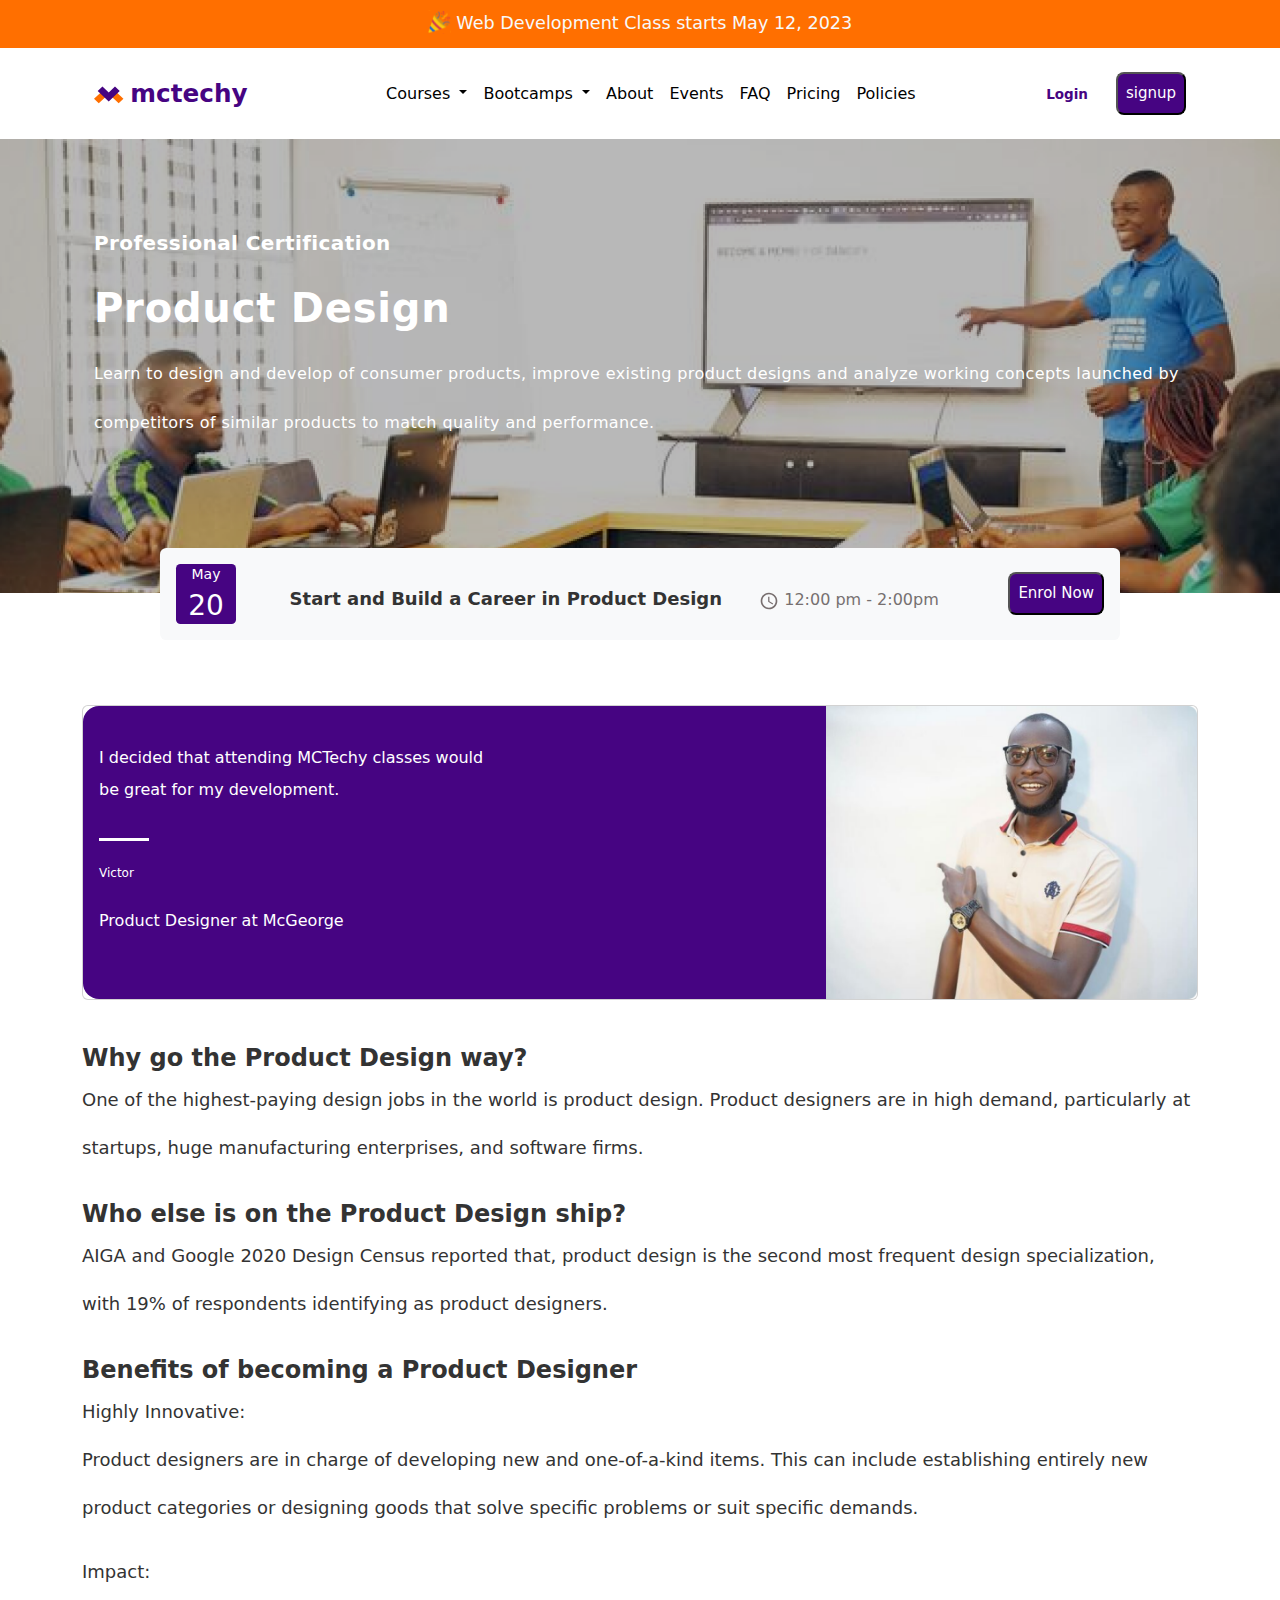
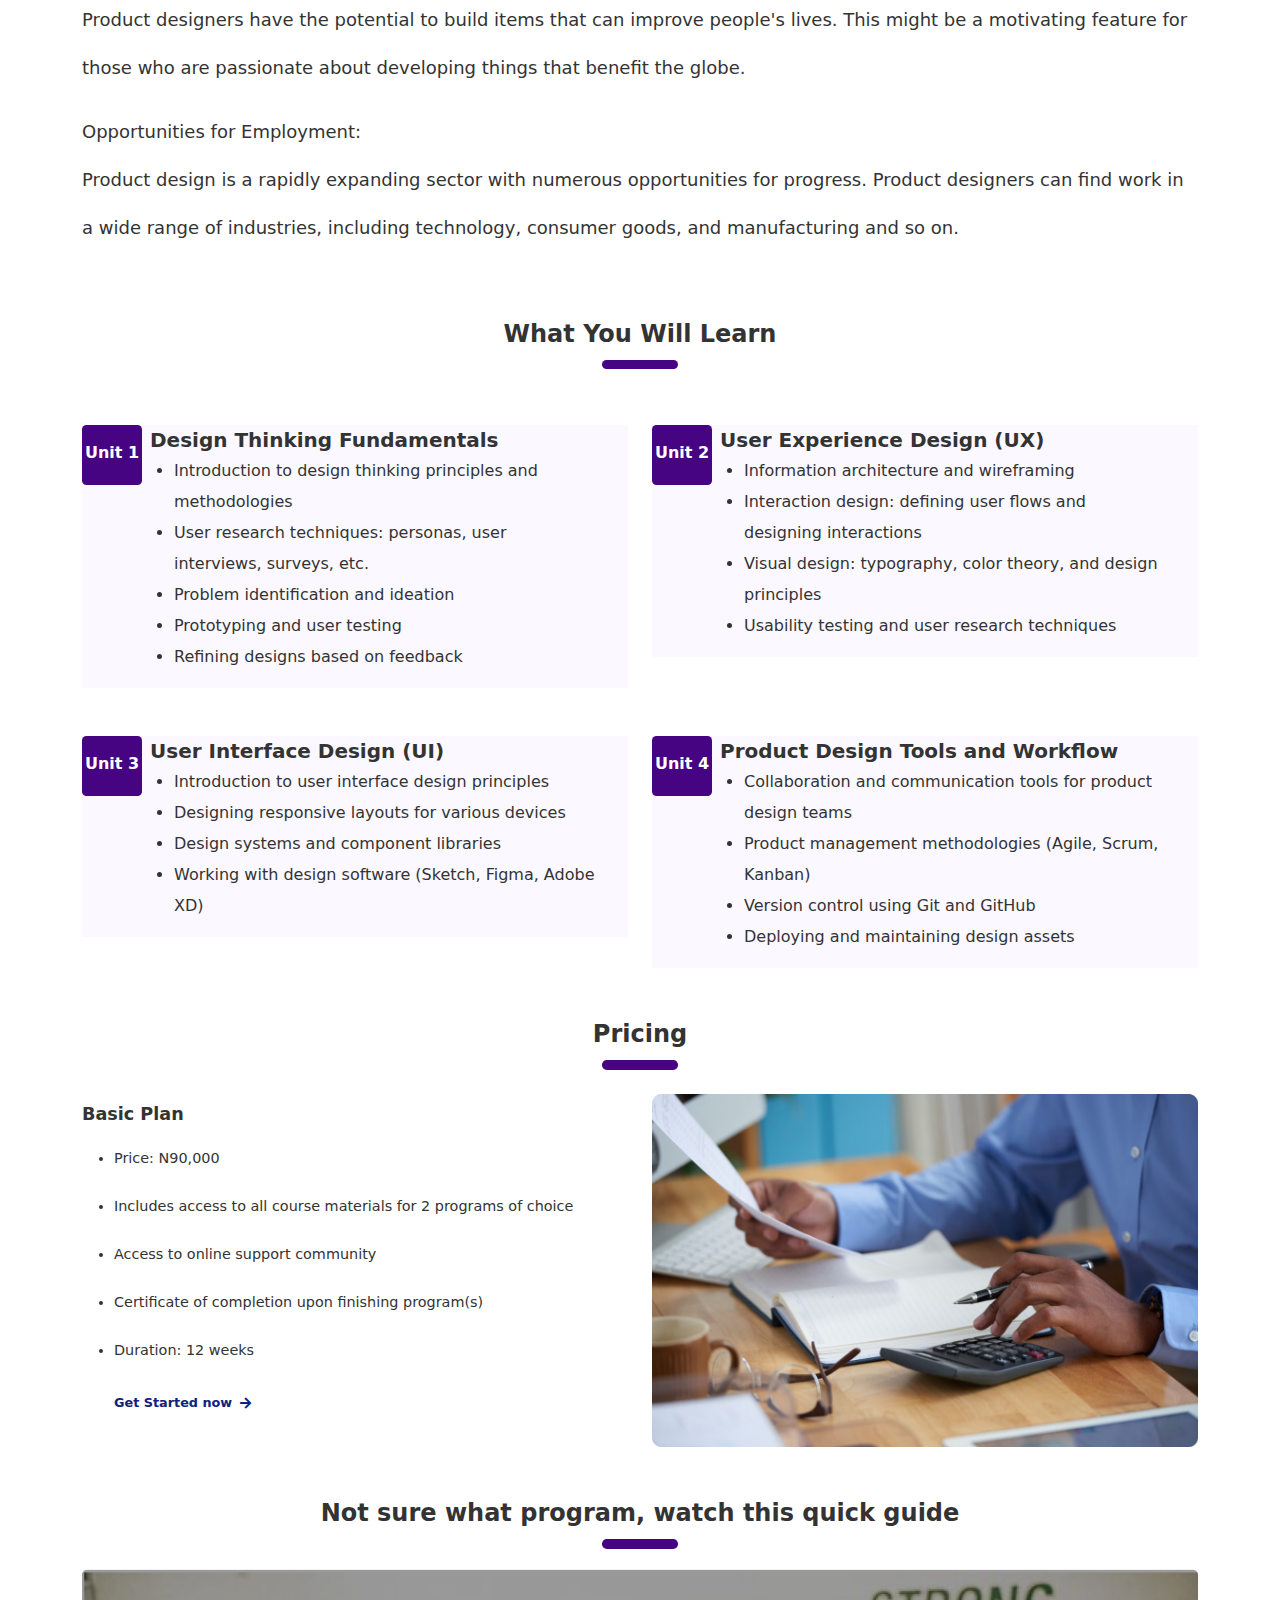
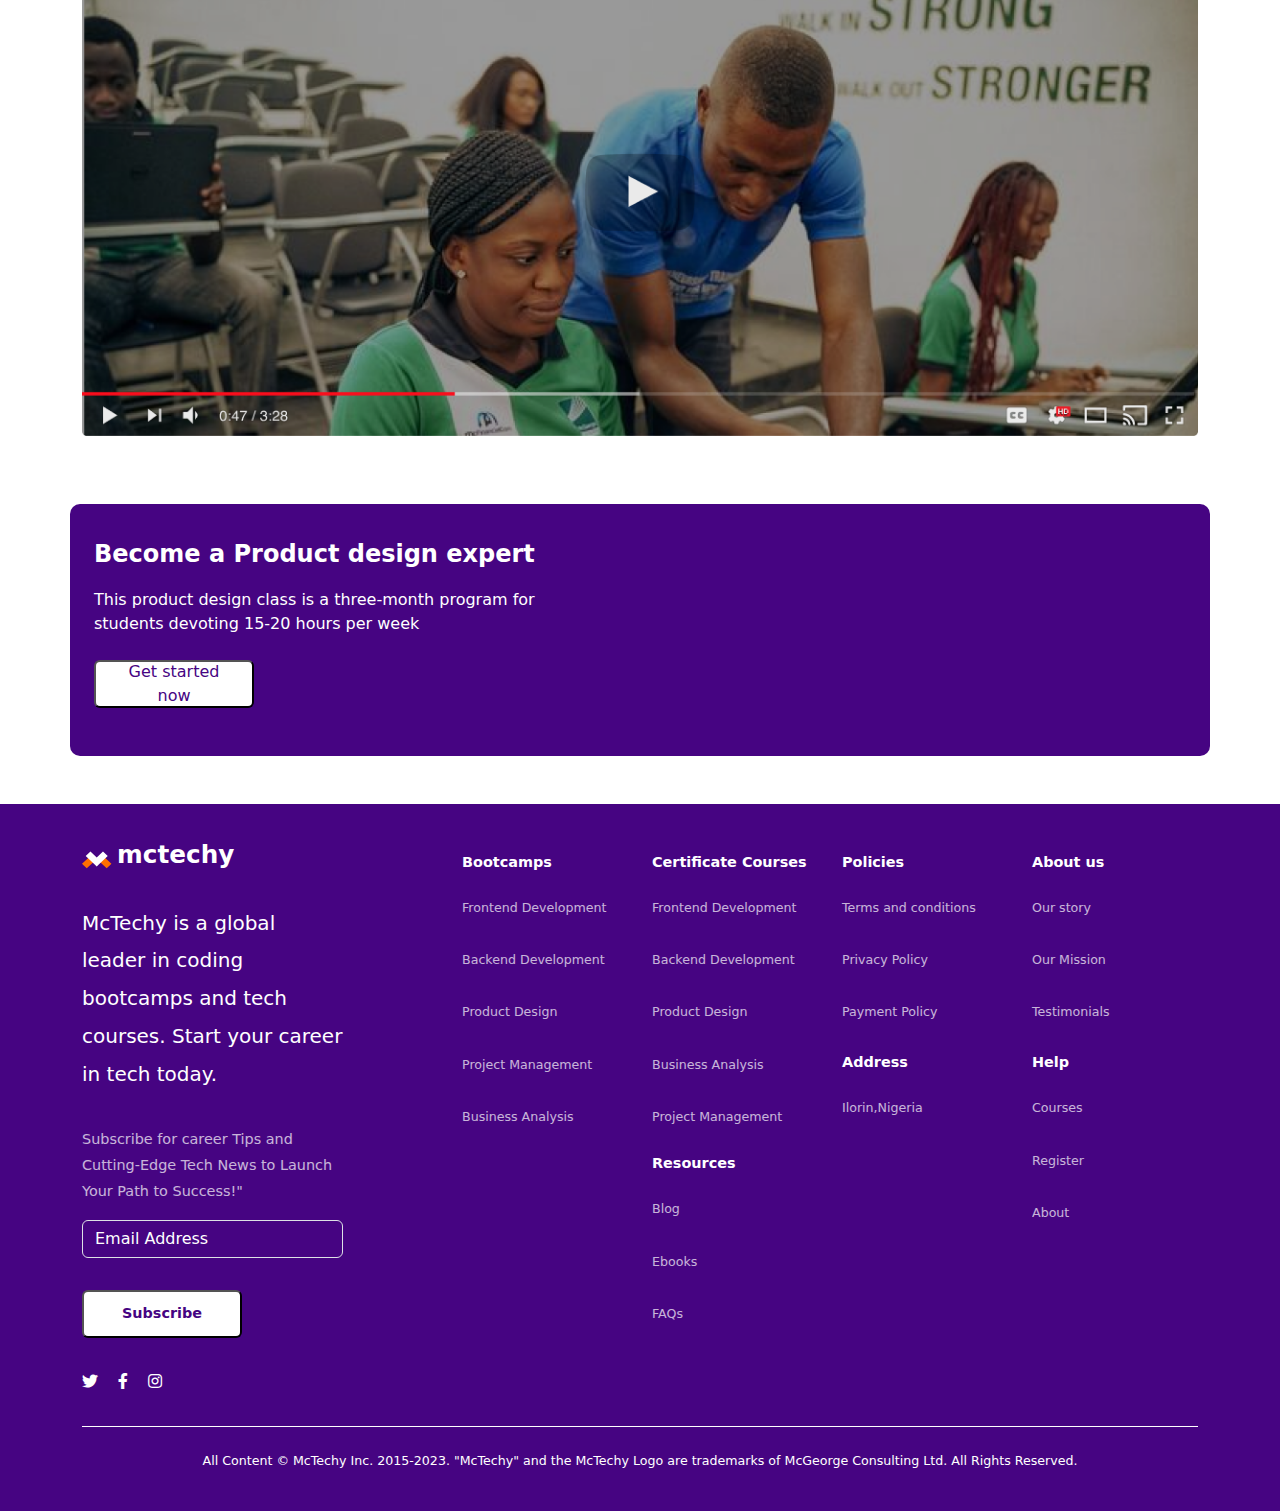
<file: productdesign.html>
<!DOCTYPE html>
<html lang="en">
<head>
    <meta charset="UTF-8">
    <meta name="viewport" content="width=device-width, initial-scale=1.0">
    <link rel="shortcut icon" href="assets/mctechy-logo.svg" type="image/x-icon">
    <link rel="preconnect" href="https://fonts.googleapis.com">
    <link rel="stylesheet" href="https://use.fontawesome.com/releases/v5.0.7/css/all.css">
    <link rel="preconnect" href="https://fonts.gstatic.com" crossorigin>
    <link href="https://fonts.googleapis.com/css2?family=Inter&display=swap" rel="stylesheet">
    <link href="https://fonts.googleapis.com/css2?family=DM+Sans:opsz@9..40&display=swap" rel="stylesheet">
    <link href="https://fonts.googleapis.com/css2?family=Plus+Jakarta+Sans&display=swap" rel="stylesheet">
    <link href="https://fonts.googleapis.com/css2?family=Mulish&display=swap" rel="stylesheet">
    <link href="https://fonts.googleapis.com/css2?family=Poppins&display=swap" rel="stylesheet">
    <link href="https://fonts.googleapis.com/css2?family=IBM+Plex+Sans:wght@400;500;600;700&family=Inter:wght@300;400;500;700;800&family=Lato:ital,wght@0,400;0,700;1,300&display=swap" rel="stylesheet">
    <link rel="stylesheet" href="css/bootstrap.min.css">
    <link rel="stylesheet" href="css/productdesign.css">
    <link rel="stylesheet" href="https://cdn.jsdelivr.net/npm/swiper@10/swiper-bundle.min.css"/>
    <link rel="stylesheet" href="https://cdnjs.cloudflare.com/ajax/libs/font-awesome/6.4.2/css/all.min.css" integrity="sha512-z3gLpd7yknf1YoNbCzqRKc4qyor8gaKU1qmn+CShxbuBusANI9QpRohGBreCFkKxLhei6S9CQXFEbbKuqLg0DA==" crossorigin="anonymous" referrerpolicy="no-referrer" />
    <script src="https://code.jquery.com/jquery-3.7.1.min.js"
      integrity="sha256-/JqT3SQfawRcv/BIHPThkBvs0OEvtFFmqPF/lYI/Cxo=" crossorigin="anonymous"></script>
    <title>MCTECHY-PRODUCT-DESIGN-PAGE</title>
</head>
<body>

    <section>
        <nav class="hero-section navbar navbar-expand-lg navbar-light text-light">
          <div class="=d-flex">
              <img src="assets/events-party-popper.svg" alt="" class="pb-1">
              <span> Web Development Class starts May 12, 2023</span>
          </div>
        </nav>
      </section>
          
         
    <section class="hero">
               
        <div class="container">
             
          <header class="navbar navbar-expand-lg ">
            <div class="container d-flex justify-content-lg-between py-5">
              <a class="navbar-brand" href="#">
                <img src="assets/mctechy-logo.svg" alt="" width="30" height="24" class="d-inline-block align-text-top">
                <span class="logo"> mctechy</span>
              </a>
              <button class="navbar-toggler" type="button" data-bs-toggle="collapse" data-bs-target="#navbarNavDropdown" aria-controls="navbarNavDropdown" aria-expanded="false" aria-label="Toggle navigation">
                <span class="navbar-toggler-icon"></span>
              </button>
        
              <div class="collapse navbar-collapse flex-grow-0 text-nowrap"  id="navbarNavDropdown">
                <ul class="navbar-nav d-flex flex-column flex-lg-row align-items-lg-center list-unstyled">
      
                    <li class="nav-item dropdown">
                        <a class="nav-link active dropdown-toggle" href="Courses" id="navbarDropdownMenuLink" role="button" data-bs-toggle="dropdown" aria-expanded="false">
                            Courses
                        </a>
                        <ul class="dropdown-menu" aria-labelledby="navbarDropdownMenuLink">
                            <li><a class="dropdown-item" href="#">Action</a></li>
                            <li><a class="dropdown-item" href="#">Another action</a></li>
                            <li><a class="dropdown-item" href="#">Something else here</a></li>
                        </ul>
                    </li>
                    <li class="nav-item dropdown">
                        <a class="nav-link active dropdown-toggle" href="Bootcamps" id="navbarDropdownMenuLink" role="button" data-bs-toggle="dropdown" aria-expanded="false">
                             Bootcamps
                        </a>
                        <ul class="dropdown-menu" aria-labelledby="navbarDropdownMenuLink">
                            <li><a class="dropdown-item" href="#">Action</a></li>
                            <li><a class="dropdown-item" href="#">Another action</a></li>
                            <li><a class="dropdown-item" href="#">Something else here</a></li>
                        </ul>
                    </li>
                    <li class="nav-item"><a href="#About" class="nav-link active">About</a></li>
                    <li class="nav-item"><a href="#Events" class="nav-link active">Events</a></li>
                    <li class="nav-item"><a href="#FAQ" class="nav-link active">FAQ</a></li>
                    <li class="nav-item"><a href="#Pricing" class="nav-link active">Pricing</a></li>
                    <li class="nav-item"><a href="#Policies" class="nav-link active">Policies</a></li>
                          
                </ul>
              </div>
        
              <div class="collapse navbar-collapse flex-grow-0"id="navbarNavDropdown">
                <ul class="navbar-nav d-flex flex-column flex-lg-row pe-5 list-unstyled">
                    <li class="nav-item"><a href="#Login" class="nav-link active"><span class="login">Login</span></a></li>
                </ul>
                <button class="button btn-lg " type="button">signup</button>
              </div>
                      
                      
            </div>
          </header> 
                          
        </div>
              
    </section>
    
    <section class="productdesign-bg position-relative">
    
        <div class="">

          <div class="container">
            <div class="container productdesign-text">
              <p class="productdesign-text1">Professional Certification</p>
              <p class="productdesign-text2">Product Design</p>
              <p class="productdesign-text3">
                Learn to design and develop of consumer products, improve existing product
                designs and analyze working concepts launched by competitors of similar products to match quality and performance.
              </p>
            </div>
          </div>
    
          <div class="bg"></div>

          <section class="productdesign-time d-none d-md-block bg-light w-75 mx-auto">
                    
            <div class="container p-4">

              <div class="d-flex justify-content-between align-items-center">
                <div class="productdesign-year py-">
                  <span class="month">May</span>
                  <span class="day pb-">20</span>
                </div>
    
                <div class="productdesign-textcontain py-2">
                <span class="productdesign-text4">Start and Build a Career in Product Design</span>
                <div class="productdesign-schedule">
                  <div class="b">
                    <img src="assets/time-icon.svg" alt="">
                    <span class="time">12:00 pm - 2:00pm</span>
                  </div>
                </div>
                </div>
    
                <div class="enrol-btn">
              <button class="button bg-expand" type="button" aria-expanded="true" >Enrol Now</button>
                </div>
              </div>
    
            </div>
    
          </section>
     
    
          <section class="productdesign-time mx-auto d-flex d-md-none">
    
            <div class="container">
    
              <div class="accordion accordion-flush" id="accordionFlushExample">
    
                <div class="accordion-item" style="border-radius: 1rem;">
    
                  <h2 class="accordion-header" id="flush-headingOne">
                  <button class="accordion-button collapsed" type="button" data-bs-toggle="collapse" data-bs-target="#flush-collapseOne" aria-expanded="false" aria-controls="flush-collapseOne" style="border-radius: .7rem;">
                    <div class="skills">
    
                    <div class="productdesign-year py-2">
                      <span class="month">May</span>
                      <span class="day">20</span>
                    </div>
    
                    <div class="productdesign-textcontain py-2">
                      <span class="productdesign-text4">Start and Build a Career in Product Design</span>
                      <div class="productdesign-schedule">
                        <img src="assets/time-icon.svg" alt="">
                        <span class="time">12:00 pm - 2:00pm</span>
                      </div>
                    </div>
    
                    </div>
                  </button>
                  </h2>
                  
                </div>
    
              </div>
    
            </div>

          </section>

        </div>
    
    </section>
    
    

    <section class="testimonial-box">
        <div class="container">
            <div class="card mb-3" >
                <div class="row g-0" >
    
    
                    <div class=" col-12 col-md-4 d-flex d-md-none" style="background-color:  #460482; border-radius: .7rem 0.7rem 0 0;">
                      <img src="assets/productdesign-man.png" class=" img-fluid m-img" alt="...">
                    </div>
    
                    <div class="col-12 col-md-8 ">
                        <div class="card-body d-none d-md-flex">
    
                            <div class="container m-content ">
                                <div class=" productdesign-text6">I decided that attending MCTechy classes would <br>be great for my development.</div>
                                <div class="small-line">
                                  <div class="short-line"></div>
                                </div>
                                <div class="productdesign-text7">Victor</div>
                                <div class="productdesign-text06">Product Designer at McGeorge</div>
                            </div>
                  
                        </div>

                        <div class="card-body d-flex d-md-none" style="border-radius: 0 0 1rem 1rem;">
    
                          <div class="container m-content">
                              <div class=" productdesign-text6">I decided that attending MCTechy classes would <br>be great for my development.</div>
                              <div class="small-line">
                                <div class="short-line"></div>
                              </div>
                              <div class="productdesign-text7">Victor</div>
                              <div class="productdesign-text06">Product Designer at McGeorge</div>
                          </div>
                
                      </div>
                    </div>
    
                    <div class="col-12 col-md-4 d-none d-md-flex">
                      <img src="assets/productdesign-man.png" class="img-fluid " alt="...">
                    </div>
    
    
                </div>
            </div>
        </div>
    </section>
    
    <section>
        <div class="container pt-5">
    
           <div>
            <div class="productdesign-text8">Why go the Product Design way?</div>
              <p class="productdesign-text9">
                One of the highest-paying design jobs in the world is product design.
                Product designers are in high demand, particularly at startups, huge manufacturing enterprises, and software firms.
              </p>
           </div>
    
            <div>
              <div class="productdesign-text8">Who else is on the Product Design ship?</div>
              <p class="productdesign-text9">
                AIGA and Google 2020 Design Census reported that, product design is the second most frequent design specialization, 
                with 19% of respondents identifying as product designers.
              </p>
            </div>
    
            <div>
    
              <div class="productdesign-text8">Benefits of becoming a Product Designer</div>
    
              <div>
                 <p class="productdesign-text9">
                    Highly Innovative: <br>
                    Product designers are in charge of developing new and one-of-a-kind items. This can include establishing entirely new product
                    categories or designing goods that solve specific problems or suit specific demands.
                 </p>
              </div>
    
              <div>
                 <p class="productdesign-text9">
                    Impact: <br>
                    Product designers have the potential to build items that can improve people's lives. This might be a motivating feature for
                    those who are passionate about developing things that benefit the globe.
                 </p>
              </div>
    
              <div>
                  <p class="productdesign-text9">
                    Opportunities for Employment: <br>
                    Product design is a rapidly expanding sector with numerous opportunities for progress. 
                    Product designers can find work in a wide range of industries,
                    including technology, consumer goods, and manufacturing and so on.
                  </p>
              </div>
    
            </div>
    
        </div>
    </section>
      
    <section >
        <div class="productdesign-text10">What You Will Learn</div>
    
        
        <div class="shorty-line mx-auto my-2"></div>
      
      
        <div class="productdesign-box1">
          <div class="container">
            <div class="row">
              <div class="col-12 col-md-6">
                <div class="unit1-content">
                  <div class="unit py-4 col-2">Unit 1</div>
                    <div class="productdesign-box2 col-10">
                      <div class="productdesign-text11 ps-2">
                        Design Thinking Fundamentals
                      </div>
                        <ul>
                          <li class="list-item">Introduction to design thinking principles and methodologies</li>
                          <li class="list-item">User research techniques: personas, user interviews, surveys, etc.</li>
                          <li class="list-item">Problem identification and ideation</li>
                          <li class="list-item"> Prototyping and user testing</li>
                          <li class="list-item"> Refining designs based on feedback</li>
                        </ul>
                    </div>
                </div>
              </div>
    
              <div class="col-12 col-md-6">
                  <div class="unit2-content">
                    <div class="unit py-4 col-2">Unit 2</div>
                    <div class="productdesign-box2 col-10">
                      <div class="productdesign-text11 ps-2">User Experience Design (UX)</div>
                      <ul>
                        <li class="list-item">Information architecture and wireframing</li>
                        <li class="list-item">Interaction design: defining user flows and designing interactions</li> 
                        <li class="list-item">Visual design: typography, color theory, and design principles</li> 
                        <li class="list-item">Usability testing and user research techniques</li> 
                      </ul>
                    </div>
                  </div>
              </div>
            </div>
          </div>
        </div>
    
        <div class="productdesign-box1">
          <div class="container">
            <div class="row">
              <div class="col-12 col-md-6 ">
                <div class="unit3-content">
                  <div class="unit py-4 col-2">Unit 3</div>
                    <div class="productdesign-box2 col-10">
                      <div class="productdesign-text11 ps-2">User Interface Design (UI)</div>
                        <ul>
                          <li class="list-item">Introduction to user interface design principles</li>
                          <li class="list-item">Designing responsive layouts for various devices</li>
                          <li class="list-item">Design systems and component libraries</li>
                          <li class="list-item"> Working with design software (Sketch, Figma, Adobe XD)</li>
                        </ul>
                    </div>
                </div>
              </div>
      
    
              <div class="col-12 col-md-6">
                <div class="unit4-content">
                  <div class="unit py-4 col-2">Unit 4</div>
                    <div class="productdesign-box2 col-10">
                    <div class="productdesign-text11 ps-2">Product Design Tools and Workflow</div>
                      <ul>
                        <li class="list-item">Collaboration and communication tools for product design teams</li>
                        <li class="list-item"> Product management methodologies (Agile, Scrum, Kanban)</li> 
                        <li class="list-item">Version control using Git and GitHub</li> 
                        <li class="list-item"> Deploying and maintaining design assets</li> 
                      </ul>
                    </div>
                </div>
              </div>
    
            </div>
          </div>
        </div>
    
      </section>
    
      <section>
        <div class="productdesign-text10">
          Pricing
        </div>
        <div class="shorty-line mx-auto my-2">
        </div>
        <div class="productdesign-box3">
          <div class="container">
            <div class="row">
              <div class="col-lg-6">
                <div class="productdesign-text12">Basic Plan</div>
                  <div>
                    <ul>
                      <li class="list-items">Price: N90,000</li>
                      <li class="list-items">Includes access to all course materials for 2 programs of choice</li> 
                      <li class="list-items">Access to online support community</li>  
                      <li class="list-items">Certificate of completion upon finishing program(s)</li>
                      <li class="list-items">Duration: 12 weeks</li>
                    </ul>
                <div>
                  <a href="#" class="link d-none d-md-flex">Get Started now <i class='fas fa-arrow-right py-2 ps-2'></i></a>
                </div>
                  </div>
              </div>
        
              <div class="col-lg-6">
                <img src="assets/pricing-img.png" alt="" class="img-fluid">
              </div>
    
            </div>
          </div>
        </div>
      </section>
    
      <section>
        <div class="productdesign-text10">Not sure what program, watch this quick guide</div>
        <div class="shorty-line mx-auto my-2"></div>
    
         
        <div class="container mt-4">
        <div class="my-5 text-center ">
          <img src="assets/youtubeimg.png" alt="" class="img-fluid">
        </div>
         <!--<div class="videos container-fluid d-flex d-lg-none">
            <video id="myVideo" width="100%" controls>
              <source src="your-video.mp4" type="video/mp4">
            </video>
        
            
            <div class="pause-icon" id="pauseIcon"><i class="fa fa-play"></i>
            </div>
          </div>-->
        </div>
    
      </section>
    
      <section class="productdesign-box4">
        <div class="productdesign-text13 container">
          <div class="row">
            <div class="col-12 col-md-6">
              <div class="container">
                <div class="productdesign-text14">Become a Product design expert</div>
                  <p class="productdesign-text15">
                    This product design class is a three-month program for <br>students devoting 15-20 hours per week
                  </p>
                <div class="get-box">
                  <button class="get-btn" type="button">Get started now</button>
                </div>
              </div>
            </div>
            <div class="col-12 col-md-6"></div>
          </div>
        </div>
      </section>
    
      <section class="events-footer ">
        <footer class="footer">
    
          <div class="container">
    
             <div class="row">
    
            <div class="col-lg-3">
                    
              <a class="navbar-brand" href="#">
                <img src="assets/mctechy-logo2.svg" alt="" width="30" height="24" class="d-inline-block align-text-top">
                <span class="logo2">mctechy</span>
              </a>
                    
              <div class="footer-text1">
                McTechy is a global leader in coding bootcamps and tech courses. Start your career in tech today.
              </div>
    
              <p class="footer-text2">
                Subscribe for career Tips and Cutting-Edge Tech News to Launch Your Path to Success!"
              </p>
    
              <div class="mb-3 ">
                <input type="email" class="form-control" id="exampleFormControlInput1" placeholder="Email Address" >
              </div>
    
              <div class="pt-5"><button type="button" class="subscribe"><span class="subscribe-text">Subscribe</span></button></div>
              <div class="socials d-flex">
                <span><i class="fab fa-twitter"></i></span>
                <span class="ps-5"><i class="fab fa-facebook-f"></i></span>
                <span class="ps-5"><i class="fab fa-instagram" ></i></span>
              </div>
            </div>
    
            <div class="col-lg-1">
            </div>
    
            <div class="col-lg-2">
              <h3 class="footer-heading">Bootcamps</h3>
              <h6 class="footer-subheading">Frontend Development</h6>
              <h6 class="footer-subheading">Backend Development</h6>
              <h6 class="footer-subheading">Product Design</h6>
              <h6 class="footer-subheading">Project Management</h6>
              <h6 class="footer-subheading">Business Analysis</h6>
            </div>
    
            <div class="col-lg-2">
    
                <div>
                 <h3 class="footer-heading">Certificate Courses</h3>
                 <h6 class="footer-subheading">Frontend Development</h6>
                 <h6 class="footer-subheading">Backend Development</h6>
                 <h6 class="footer-subheading">Product Design</h6>
                 <h6 class="footer-subheading">Business Analysis</h6>
                 <h6 class="footer-subheading">Project Management</h6>
                </div>
    
                <div>
                  <h3 class="footer-heading ">Resources</h3>
                  <h6 class="footer-subheading">Blog</h6>
                  <h6 class="footer-subheading">Ebooks</h6>
                  <h6 class="footer-subheading">FAQs</h6>
                </div>
    
            </div>
    
            <div class="col-lg-2">
    
               <div>
                <h3 class="footer-heading">Policies</h3>
                <h6 class="footer-subheading">Terms and conditions</h6>
                <h6 class="footer-subheading">Privacy Policy</h6>
                <h6 class="footer-subheading">Payment Policy</h6>
               </div>
    
               <div>
                <h3 class="footer-heading pt-5">Address</h3>
                <h6 class="footer-subheading">Ilorin,Nigeria</h6>
               </div>
    
            </div>
    
            <div class="col-lg-2">
    
               <div>
                <h3 class="footer-heading">About us</h3>
                <h6 class="footer-subheading">Our story</h6>
                <h6 class="footer-subheading">Our Mission</h6>
                <h6 class="footer-subheading">Testimonials</h6>
               </div>
    
              <div>
                <h3 class="footer-heading pt-5">Help</h3>
                <h6 class="footer-subheading">Courses</h6>
                <h6 class="footer-subheading">Register</h6>
                <h6 class="footer-subheading">About</h6>
              </div>
    
            </div>
    
             </div>
    
             <div class="borderbox">
               <div class="borderline">
                 <p>
              All Content © McTechy Inc. 2015-2023. "McTechy" and the McTechy Logo are trademarks of McGeorge Consulting Ltd. All Rights Reserved.
                 </p>
               </div>
            </div>
    
          </div>
    
        </footer>
      </section>
          
      <script src="js/script.js"></script>
    
      <script src="https://cdn.jsdelivr.net/npm/bootstrap@5.3.0/dist/js/bootstrap.bundle.min.js"
          integrity="sha384-geWF76RCwLtnZ8qwWowPQNguL3RmwHVBC9FhGdlKrxdiJJigb/j/68SIy3Te4Bkz" crossorigin="anonymous"></script>
</body>
</html>
</file>
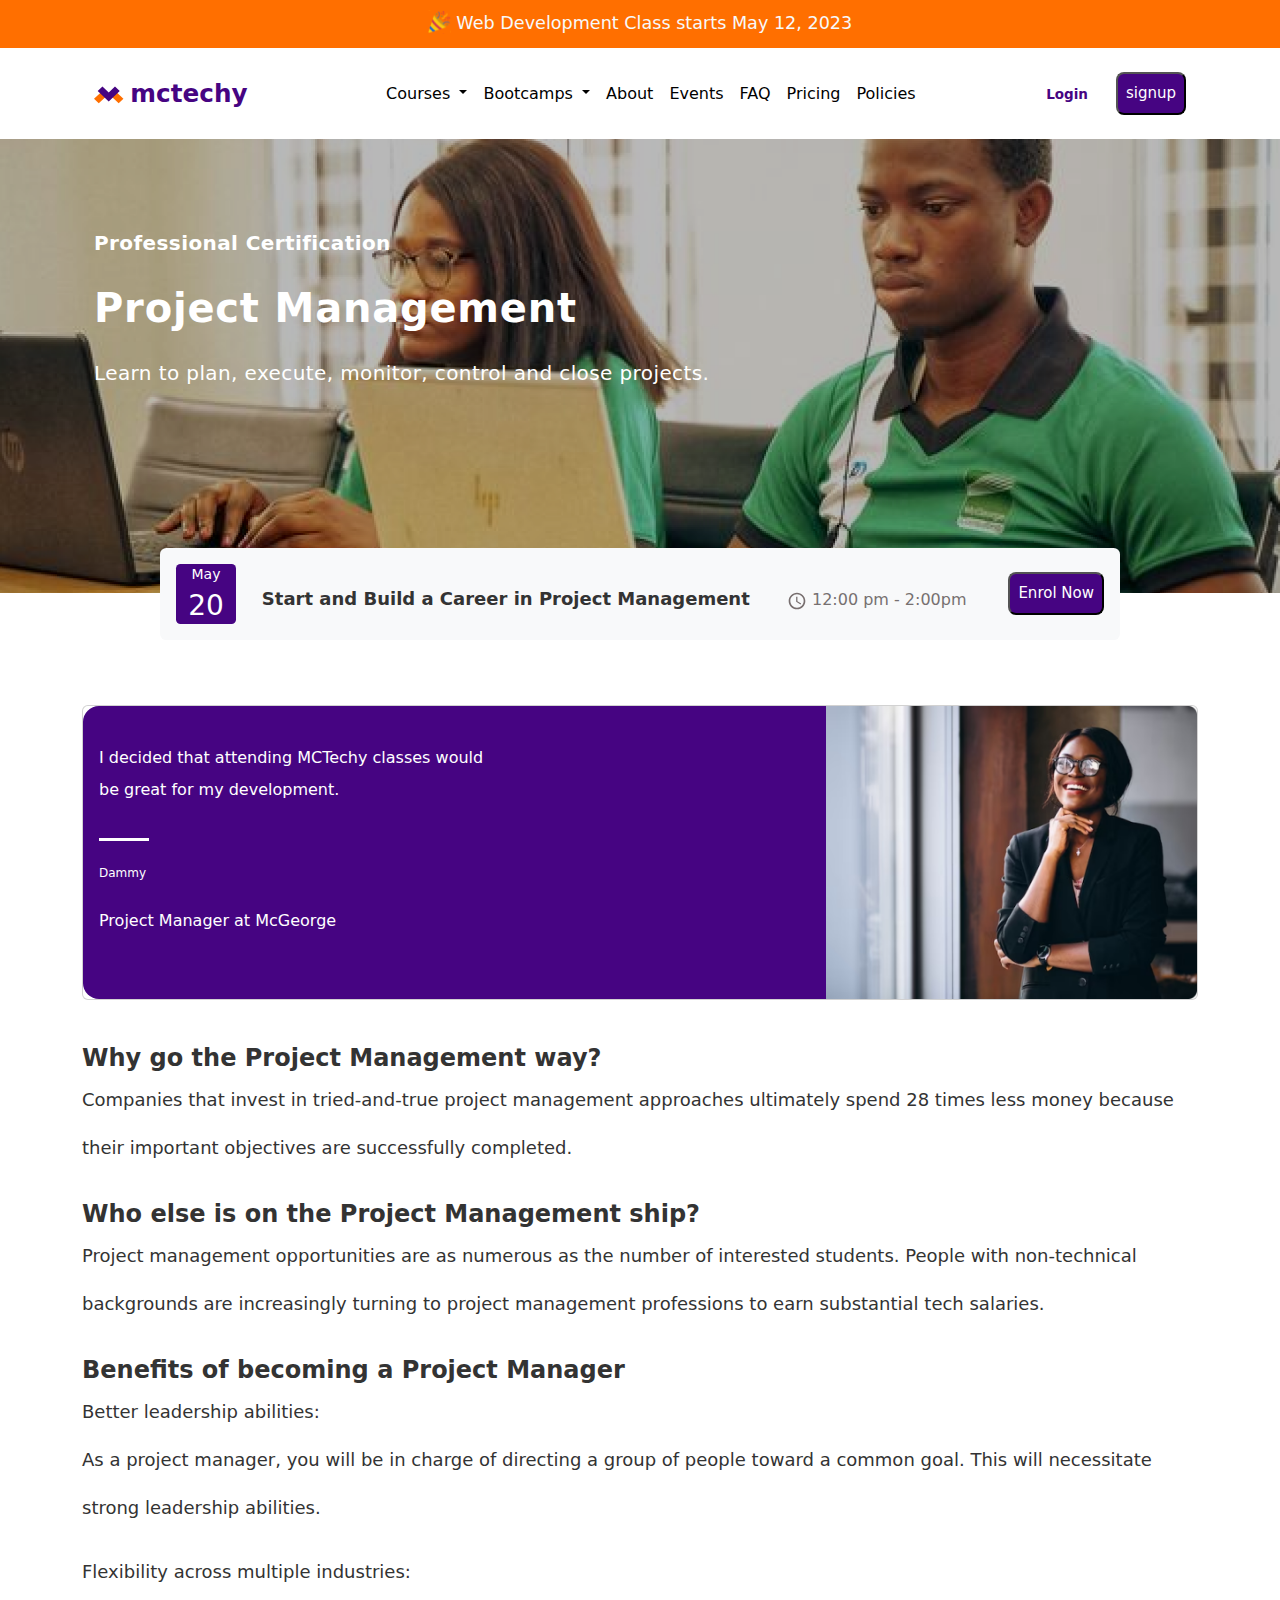
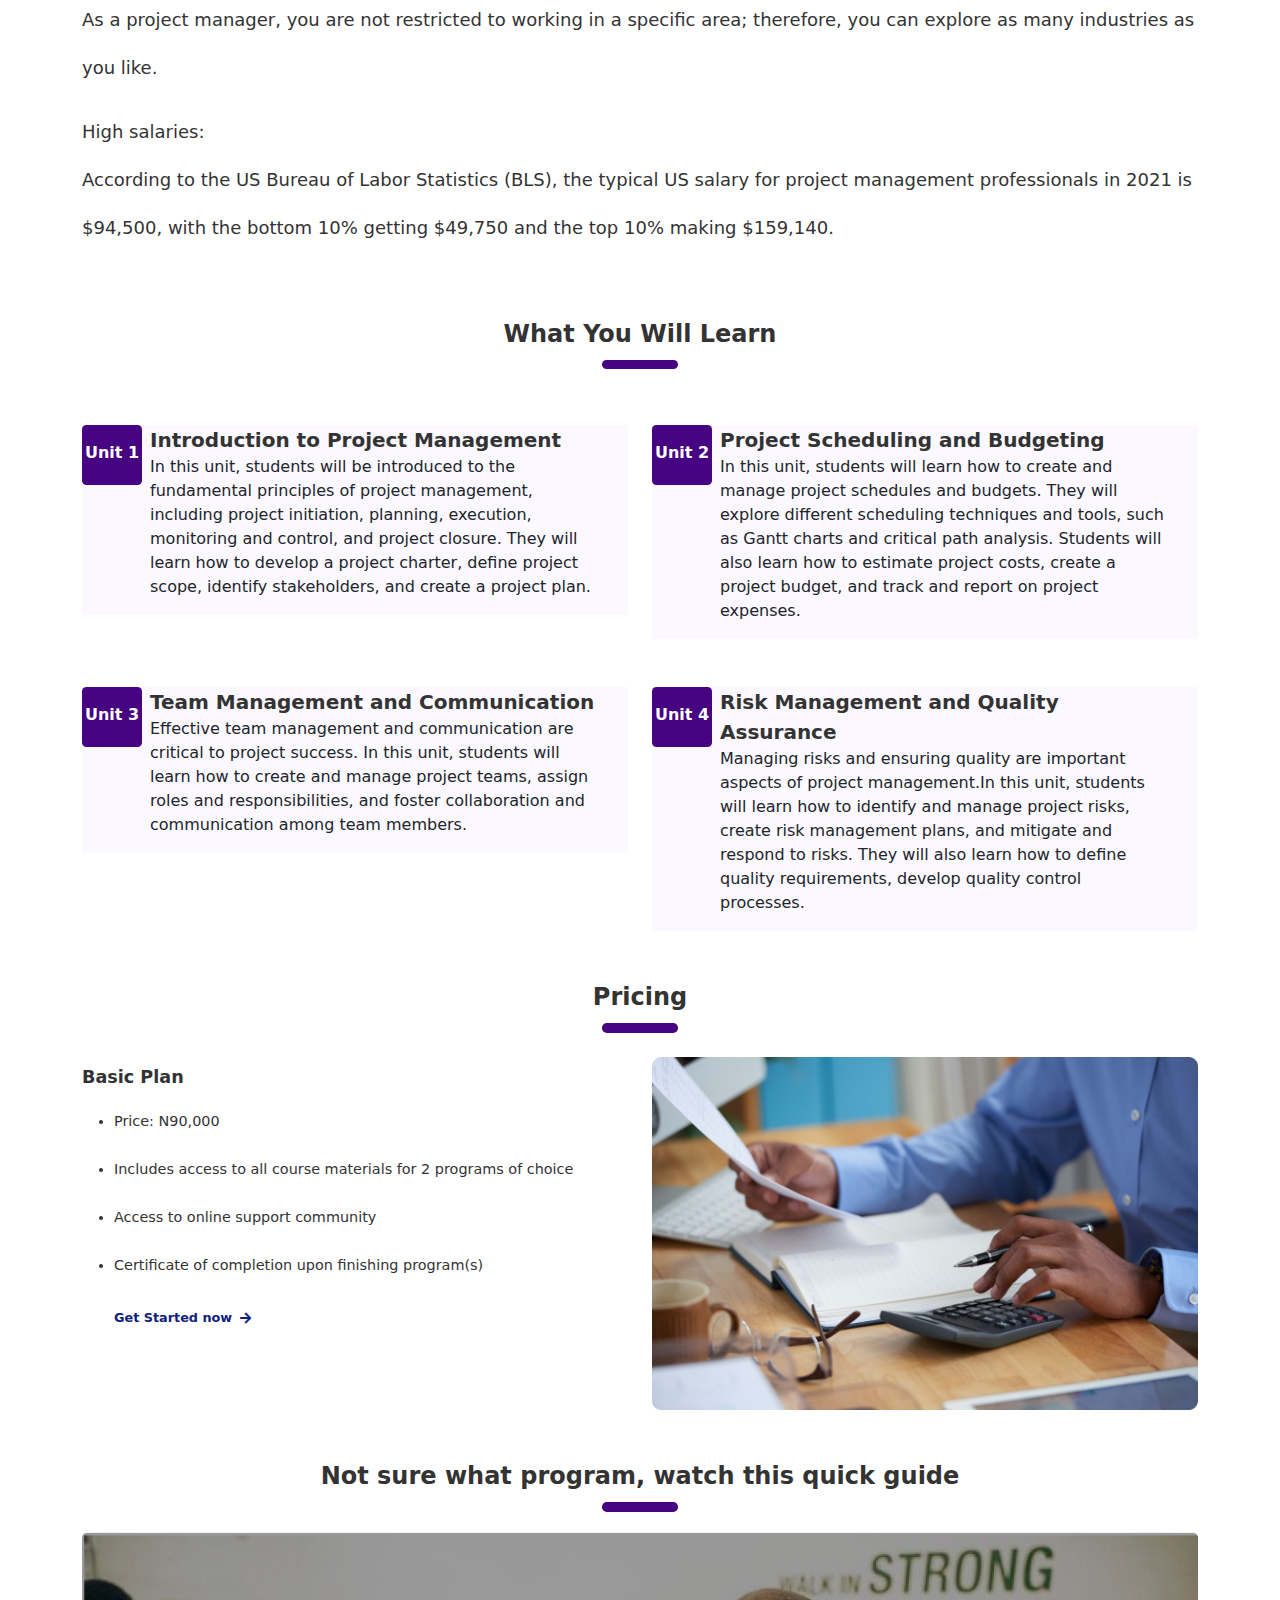
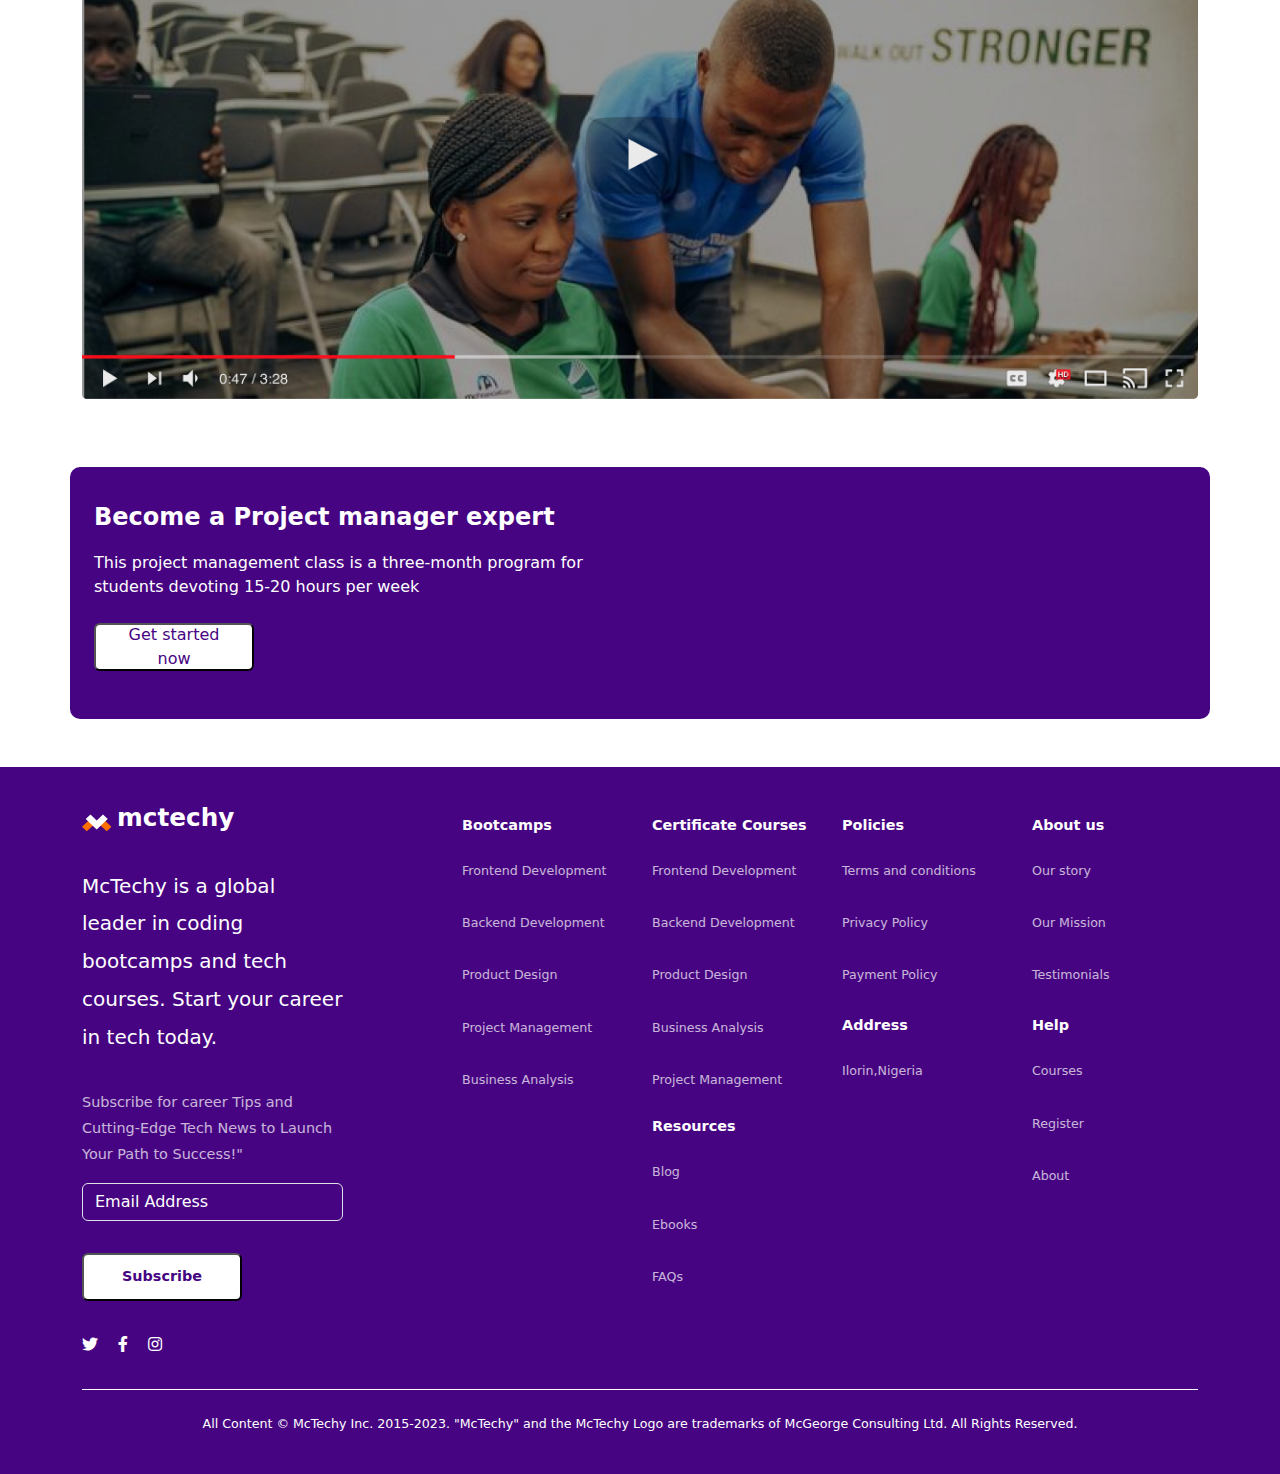
<file: projectmanagement.html>
<!DOCTYPE html>
<html lang="en">
<head>
    <meta charset="UTF-8">
    <meta name="viewport" content="width=device-width, initial-scale=1.0">
    <link rel="shortcut icon" href="assets/mctechy-logo.svg" type="image/x-icon">
    <link rel="preconnect" href="https://fonts.googleapis.com">
    <link rel="stylesheet" href="https://use.fontawesome.com/releases/v5.0.7/css/all.css">
    <link rel="preconnect" href="https://fonts.gstatic.com" crossorigin>
    <link href="https://fonts.googleapis.com/css2?family=Inter&display=swap" rel="stylesheet">
    <link href="https://fonts.googleapis.com/css2?family=DM+Sans:opsz@9..40&display=swap" rel="stylesheet">
    <link href="https://fonts.googleapis.com/css2?family=Plus+Jakarta+Sans&display=swap" rel="stylesheet">
    <link href="https://fonts.googleapis.com/css2?family=Mulish&display=swap" rel="stylesheet">
    <link href="https://fonts.googleapis.com/css2?family=Poppins&display=swap" rel="stylesheet">
    <link href="https://fonts.googleapis.com/css2?family=IBM+Plex+Sans:wght@400;500;600;700&family=Inter:wght@300;400;500;700;800&family=Lato:ital,wght@0,400;0,700;1,300&display=swap" rel="stylesheet">
    <link rel="stylesheet" href="css/bootstrap.min.css">
    <link rel="stylesheet" href="css/projectmanagement.css">
    <link rel="stylesheet" href="https://cdn.jsdelivr.net/npm/swiper@10/swiper-bundle.min.css"/>
    <link rel="stylesheet" href="https://cdnjs.cloudflare.com/ajax/libs/font-awesome/6.4.2/css/all.min.css" integrity="sha512-z3gLpd7yknf1YoNbCzqRKc4qyor8gaKU1qmn+CShxbuBusANI9QpRohGBreCFkKxLhei6S9CQXFEbbKuqLg0DA==" crossorigin="anonymous" referrerpolicy="no-referrer" />
    <script src="https://code.jquery.com/jquery-3.7.1.min.js"
    integrity="sha256-/JqT3SQfawRcv/BIHPThkBvs0OEvtFFmqPF/lYI/Cxo=" crossorigin="anonymous"></script>
    <title>MCTECHY-PROJECT-MANAGEMENT-PAGE</title>
</head>
<body>

    <section>
        <nav class="hero-section navbar navbar-expand-lg navbar-light text-light">
          <div class="=d-flex">
              <img src="assets/events-party-popper.svg" alt="" class="pb-1">
              <span> Web Development Class starts May 12, 2023</span>
          </div>
        </nav>
    </section>
          
         
    <section class="hero">
               
        <div class="container">
             
          <header class="navbar navbar-expand-lg ">
            <div class="container d-flex justify-content-lg-between py-5">
              <a class="navbar-brand" href="#">
                <img src="assets/mctechy-logo.svg" alt="" width="30" height="24" class="d-inline-block align-text-top">
                <span class="logo"> mctechy</span>
              </a>
              <button class="navbar-toggler" type="button" data-bs-toggle="collapse" data-bs-target="#navbarNavDropdown" aria-controls="navbarNavDropdown" aria-expanded="false" aria-label="Toggle navigation">
                <span class="navbar-toggler-icon"></span>
              </button>
        
              <div class="collapse navbar-collapse flex-grow-0 text-nowrap"  id="navbarNavDropdown">
                <ul class="navbar-nav d-flex flex-column flex-lg-row align-items-lg-center list-unstyled">
      
                    <li class="nav-item dropdown">
                        <a class="nav-link active dropdown-toggle" href="Courses" id="navbarDropdownMenuLink" role="button" data-bs-toggle="dropdown" aria-expanded="false">
                            Courses
                        </a>
                        <ul class="dropdown-menu" aria-labelledby="navbarDropdownMenuLink">
                            <li><a class="dropdown-item" href="#">Action</a></li>
                            <li><a class="dropdown-item" href="#">Another action</a></li>
                            <li><a class="dropdown-item" href="#">Something else here</a></li>
                        </ul>
                    </li>
                    <li class="nav-item dropdown">
                        <a class="nav-link active dropdown-toggle" href="Bootcamps" id="navbarDropdownMenuLink" role="button" data-bs-toggle="dropdown" aria-expanded="false">
                             Bootcamps
                        </a>
                        <ul class="dropdown-menu" aria-labelledby="navbarDropdownMenuLink">
                            <li><a class="dropdown-item" href="#">Action</a></li>
                            <li><a class="dropdown-item" href="#">Another action</a></li>
                            <li><a class="dropdown-item" href="#">Something else here</a></li>
                        </ul>
                    </li>
                    <li class="nav-item"><a href="#About" class="nav-link active">About</a></li>
                    <li class="nav-item"><a href="#Events" class="nav-link active">Events</a></li>
                    <li class="nav-item"><a href="#FAQ" class="nav-link active">FAQ</a></li>
                    <li class="nav-item"><a href="#Pricing" class="nav-link active">Pricing</a></li>
                    <li class="nav-item"><a href="#Policies" class="nav-link active">Policies</a></li>
                          
                </ul>
              </div>
        
              <div class="collapse navbar-collapse flex-grow-0"id="navbarNavDropdown">
                <ul class="navbar-nav d-flex flex-column flex-lg-row pe-5 list-unstyled">
                    <li class="nav-item"><a href="#Login" class="nav-link active"><span class="login">Login</span></a></li>
                </ul>
                <button class="button btn-lg " type="button">signup</button>
              </div>
                      
                      
            </div>
          </header> 
                          
        </div>
              
    </section>
    
    <section class="pm-bg position-relative">
    
      <div class="">

          <div class="container">
            <div class="container pm-text">
              <p class="pm-text1">Professional Certification</p>
              <p class="pm-text2">Project Management</p>
              <p class="pm-text3">
                Learn to plan, execute, monitor, control and close projects.
              </p>
            </div>
          </div>
    
          <div class="bg"></div>

          <section class="pm-time d-none d-md-block bg-light w-75 mx-auto">
                    
            <div class="container p-4">

              <div class="d-flex justify-content-between align-items-center">
                <div class="pm-year py-">
                  <span class="month">May</span>
                  <span class="day pb-">20</span>
                </div>
    
                <div class="pm-textcontain py-2">
                <span class="pm-text4">Start and Build a Career in Project Management</span>
                <div class="pm-schedule">
                  <div class="b">
                    <img src="assets/time-icon.svg" alt="">
                    <span class="time">12:00 pm - 2:00pm</span>
                  </div>
                </div>
                </div>
    
                <div class="enrol-btn">
                <button class="button bg-expand" type="button" aria-expanded="true" >Enrol Now</button>
                </div>
              </div>
    
            </div>
    
          </section>
     
    
          <section class="pm-time d-flex d-md-none">
    
            <div class="container">
    
              <div class="accordion accordion-flush" id="accordionFlushExample">
    
                <div class="accordion-item" style="border-radius: 1rem;">
    
                <h2 class="accordion-header" id="flush-headingOne">
                  <button class="accordion-button collapsed" type="button" data-bs-toggle="collapse" data-bs-target="#flush-collapseOne" aria-expanded="false" aria-controls="flush-collapseOne" style="border-radius: .7rem;">
                        
                  <div class="skills">
    
                  <div class="pm-year py-2">
                    <span class="month">May</span>
                    <span class="day">20</span>
                  </div>
    
                  <div class="pm-textcontain py-2">
                    <span class="pm-text4">Start and Build a Career in Project Management</span>
                    <div class="pm-schedule">
                      <img src="assets/time-icon.svg" alt="">
                      <span class="time">12:00 pm - 2:00pm</span>
                    </div>
                  </div>
    
                  </div>
    
                  </button>
                </h2>
                  
                </div>
    
              </div>
    
            </div>

          </section>

      </div>
    
    </section>
    
    
    
    <section class="testimonial-box">
        <div class="container">
            <div class="card mb-3" >
                <div class="row g-0">
    
                    <div class="col-12 col-md-4 d-flex d-md-none" style="background-color:  #460482; border-radius: .7rem 0.7rem 0 0;">
                        <img src="assets/pm-lady.png" class="m-img img-fluid " alt="...">
                    </div>
    
                    <div class="col-12 col-md-8 ">
                        <div class="card-body d-none d-md-flex">
    
                            <div class="container m-content">
                                <div class=" pm-text6">I decided that attending MCTechy classes would <br>be great for my development.</div>
                                <div class="small-line">
                                    <div class="short-line"></div>
                                </div>
                                <div class="pm-text7">Dammy</div>
                                <div class="pm-text06">Project Manager at McGeorge</div>
                            </div>
                  
                        </div>

                        <div class="card-body d-flex d-md-none" style="border-radius: 0 0 1rem 1rem;">
    
                            <div class="container m-content">
                                <div class=" pm-text6">I decided that attending MCTechy classes would <br>be great for my development.</div>
                                <div class="small-line">
                                    <div class="short-line"></div>
                                </div>
                                <div class="pm-text7">Dammy</div>
                                <div class="pm-text06">Project Manager at McGeorge</div>
                            </div>
                  
                        </div>
                    </div>
    
                    <div class="col-12 col-md-4 d-none d-md-flex">
                        <img src="assets/pm-lady.png" class="img-fluid " alt="...">
                    </div>
    
    
                </div>
            </div>
        </div>
    </section>
    
    <section>
        <div class="container pt-5">
    
           <div>
            <div class="pm-text8">Why go the Project Management way?</div>
              <p class="pm-text9">
                Companies that invest in tried-and-true project management approaches ultimately spend
                28 times less money because their important objectives are successfully completed.
              </p>
           </div>
    
            <div>
              <div class="pm-text8">Who else is on the Project Management ship?</div>
              <p class="pm-text9">
                Project management opportunities are as numerous as the number of interested students. People with non-technical 
                backgrounds are increasingly turning to project management professions to earn substantial tech salaries.
              </p>
            </div>
    
            <div>
    
              <div class="pm-text8">Benefits of becoming a Project Manager</div>
    
              <div>
                 <p class="pm-text9">
                    Better leadership abilities: <br>
                    As a project manager, you will be in charge of directing
                    a group of people toward a common goal. This will necessitate strong leadership abilities.
                 </p>
              </div>
    
              <div>
                 <p class="pm-text9">
                    Flexibility across multiple industries: <br>
                    As a project manager, you are not restricted to working in a specific area;
                    therefore, you can explore as many industries as you like.
                 </p>
              </div>
    
              <div>
                  <p class="pm-text9">
                    High salaries: <br>
                    According to the US Bureau of Labor Statistics (BLS), the typical US salary for project management 
                    professionals in 2021 is $94,500, with the bottom 10% getting $49,750 and the top 10% making $159,140.
                  </p>
              </div>
    
            </div>
    
        </div>
    </section>
      
    <section >
        <div class="pm-text10">What You Will Learn</div>
    
        
        <div class="shorty-line mx-auto my-2"></div>
      
      
        <div class="pm-box1">
          <div class="container">
            <div class="row">
              <div class="col-12 col-lg-6">
                <div class="unit1-content">
                  <div class="unit py-4 col-2">
                    Unit 1
                  </div>
                    <div class="pm-box2 col-10">
                      <div class="pm-text11 ps-2">
                        Introduction to Project Management
                      </div>
                        <p class="ps-2">
                          In this unit, students will be introduced to the fundamental principles of project management,
                            including project initiation, planning, execution, monitoring and control, and project closure. 
                            They will learn how to develop a project charter, define project scope, identify stakeholders,
                            and create a project plan.
                        </p>
                    </div>
                </div>
              </div>
    
              <div class="col-12 col-lg-6">
                  <div class="unit2-content">
                    <div class="unit py-4 col-2">
                      Unit 2
                    </div>
                    <div class="pm-box2 col-10">
                      <div class="pm-text11 ps-2">
                        Project Scheduling and Budgeting
                      </div>
                        <p class="ps-2">
                            In this unit, students will learn how to create and manage project schedules and budgets. 
                            They will explore different scheduling techniques and tools, such as Gantt charts and critical path analysis. Students 
                            will also learn how to estimate project costs, create a project budget, and track and report on project expenses.   
                        </p>
                    </div>
                  </div>
              </div>
            </div>
          </div>
        </div>
    
        <div class="pm-box1">
          <div class="container">
            <div class="row">
              <div class="col-12 col-lg-6 ">
                <div class="unit3-content">
                  <div class="unit py-4 col-2">
                    Unit 3
                  </div>
                    <div class="pm-box2 col-10">
                      <div class="pm-text11 ps-2">Team Management and Communication</div>
                        <p class="ps-2">
                            Effective team management and communication are critical to project success. 
                            In this unit, students will learn how to create and manage project teams, assign
                            roles and responsibilities, and foster collaboration and communication among team members.
                        </p>
                    </div>
                </div>
              </div>
      
    
              <div class="col-12 col-lg-6">
                <div class="unit4-content">
                  <div class="unit py-4 col-2">
                    Unit 4
                  </div>
                    <div class="pm-box2 col-10">
                    <div class="pm-text11 ps-2">
                      Risk Management and Quality Assurance
                    </div>
                     <p class="ps-2">
                        Managing risks and ensuring quality are important aspects of project management.In this unit,
                        students will learn how to identify and manage project risks, create risk management plans, and mitigate and respond to risks.
                        They will also learn how to define quality requirements, develop quality control processes.
                     </p>
                    </div>
                </div>
              </div>
    
            </div>
          </div>
        </div>
    
      </section>
    
      <section>
        <div class="pm-text10">
          Pricing
        </div>
        <div class="shorty-line mx-auto my-2">
        </div>
        <div class="pm-box3">
          <div class="container">
            <div class="row">
              <div class="col-lg-6">
                <div class="pm-text12">Basic Plan</div>
                  <div>
                    <ul>
                      <li class="list-items">Price: N90,000</li>
                      <li class="list-items">Includes access to all course materials for 2 programs of choice</li> 
                      <li class="list-items">Access to online support community</li>  
                      <li class="list-items">Certificate of completion upon finishing program(s)</li>
                    </ul>
                <div>
                  <a href="#" class="link d-none d-md-flex">Get Started now <i class='fas fa-arrow-right py-2 ps-2'></i></a>
                </div>
                  </div>
              </div>
        
              <div class="col-lg-6">
                <img src="assets/pricing-img.png" alt="" class="img-fluid">
              </div>
    
            </div>
          </div>
        </div>
      </section>
    
      <section>
        <div class="pm-text10">Not sure what program, watch this quick guide</div>
        <div class="shorty-line mx-auto my-2"></div>
    
        
        <div class="container mt-4">

        <div class="my-5 text-center">
          <img src="assets/youtubeimg.png" alt="" class="img-fluid">
        </div>
          <!--<div class="videos container-fluid d-flex d-lg-none">
            <video id="myVideo" width="100%" controls>
              <source src="your-video.mp4" type="video/mp4">
            </video>
        
            
            <div class="pause-icon" id="pauseIcon"><i class="fa fa-play"></i>
            </div>
          </div>-->
        </div>
    
      </section>
    
      <section class="pm-box4">
        <div class="pm-text13 container">
          <div class="row">
            <div class="col-12 col-md-6">
              <div class="container">
                <div class="pm-text14">Become a Project manager expert</div>
                  <p class="pm-text15">
                    This project management class is a three-month program for <br>students devoting 15-20 hours per week
                  </p>
                <div class="get-box">
                  <button class="get-btn" type="button">Get started now</button>
                </div>
              </div>
            </div>
            <div class="col-12 col-md-6"></div>
          </div>
        </div>
      </section>
    
      <section class="events-footer ">
        <footer class="footer">
    
          <div class="container">
    
             <div class="row">
    
            <div class="col-lg-3">
                    
              <a class="navbar-brand" href="#">
                <img src="assets/mctechy-logo2.svg" alt="" width="30" height="24" class="d-inline-block align-text-top">
                <span class="logo2">mctechy</span>
              </a>
                    
              <div class="footer-text1">
                McTechy is a global leader in coding bootcamps and tech courses. Start your career in tech today.
              </div>
    
              <p class="footer-text2">
                Subscribe for career Tips and Cutting-Edge Tech News to Launch Your Path to Success!"
              </p>
    
              <div class="mb-3 ">
                <input type="email" class="form-control" id="exampleFormControlInput1" placeholder="Email Address" >
              </div>
    
              <div class="pt-5"><button type="button" class="subscribe"><span class="subscribe-text">Subscribe</span></button></div>
              <div class="socials d-flex">
                <span><i class="fab fa-twitter"></i></span>
                <span class="ps-5"><i class="fab fa-facebook-f"></i></span>
                <span class="ps-5"><i class="fab fa-instagram" ></i></span>
              </div>
    
            </div>
    
            <div class="col-lg-1">
            </div>
    
            <div class="col-lg-2">
              <h3 class="footer-heading">Bootcamps</h3>
              <h6 class="footer-subheading">Frontend Development</h6>
              <h6 class="footer-subheading">Backend Development</h6>
              <h6 class="footer-subheading">Product Design</h6>
              <h6 class="footer-subheading">Project Management</h6>
              <h6 class="footer-subheading">Business Analysis</h6>
            </div>
    
            <div class="col-lg-2">
    
                <div>
                 <h3 class="footer-heading">Certificate Courses</h3>
                 <h6 class="footer-subheading">Frontend Development</h6>
                 <h6 class="footer-subheading">Backend Development</h6>
                 <h6 class="footer-subheading">Product Design</h6>
                 <h6 class="footer-subheading">Business Analysis</h6>
                 <h6 class="footer-subheading">Project Management</h6>
                </div>
    
                <div>
                  <h3 class="footer-heading ">Resources</h3>
                  <h6 class="footer-subheading">Blog</h6>
                  <h6 class="footer-subheading">Ebooks</h6>
                  <h6 class="footer-subheading">FAQs</h6>
                </div>
    
            </div>
    
            <div class="col-lg-2">
    
               <div>
                <h3 class="footer-heading">Policies</h3>
                <h6 class="footer-subheading">Terms and conditions</h6>
                <h6 class="footer-subheading">Privacy Policy</h6>
                <h6 class="footer-subheading">Payment Policy</h6>
               </div>
    
               <div>
                <h3 class="footer-heading pt-5">Address</h3>
                <h6 class="footer-subheading">Ilorin,Nigeria</h6>
               </div>
    
            </div>
    
            <div class="col-lg-2">
    
               <div>
                <h3 class="footer-heading">About us</h3>
                <h6 class="footer-subheading">Our story</h6>
                <h6 class="footer-subheading">Our Mission</h6>
                <h6 class="footer-subheading">Testimonials</h6>
               </div>
    
              <div>
                <h3 class="footer-heading pt-5">Help</h3>
                <h6 class="footer-subheading">Courses</h6>
                <h6 class="footer-subheading">Register</h6>
                <h6 class="footer-subheading">About</h6>
              </div>
    
            </div>
    
             </div>
    
             <div class="borderbox">
               <div class="borderline">
                 <p>
              All Content © McTechy Inc. 2015-2023. "McTechy" and the McTechy Logo are trademarks of McGeorge Consulting Ltd. All Rights Reserved.
                 </p>
               </div>
            </div>
    
          </div>
    
        </footer>
      </section>
          
      <script src="js/script.js"></script>
    
      <script src="https://cdn.jsdelivr.net/npm/bootstrap@5.3.0/dist/js/bootstrap.bundle.min.js"
          integrity="sha384-geWF76RCwLtnZ8qwWowPQNguL3RmwHVBC9FhGdlKrxdiJJigb/j/68SIy3Te4Bkz" crossorigin="anonymous"></script>
</body>
</html>
</file>
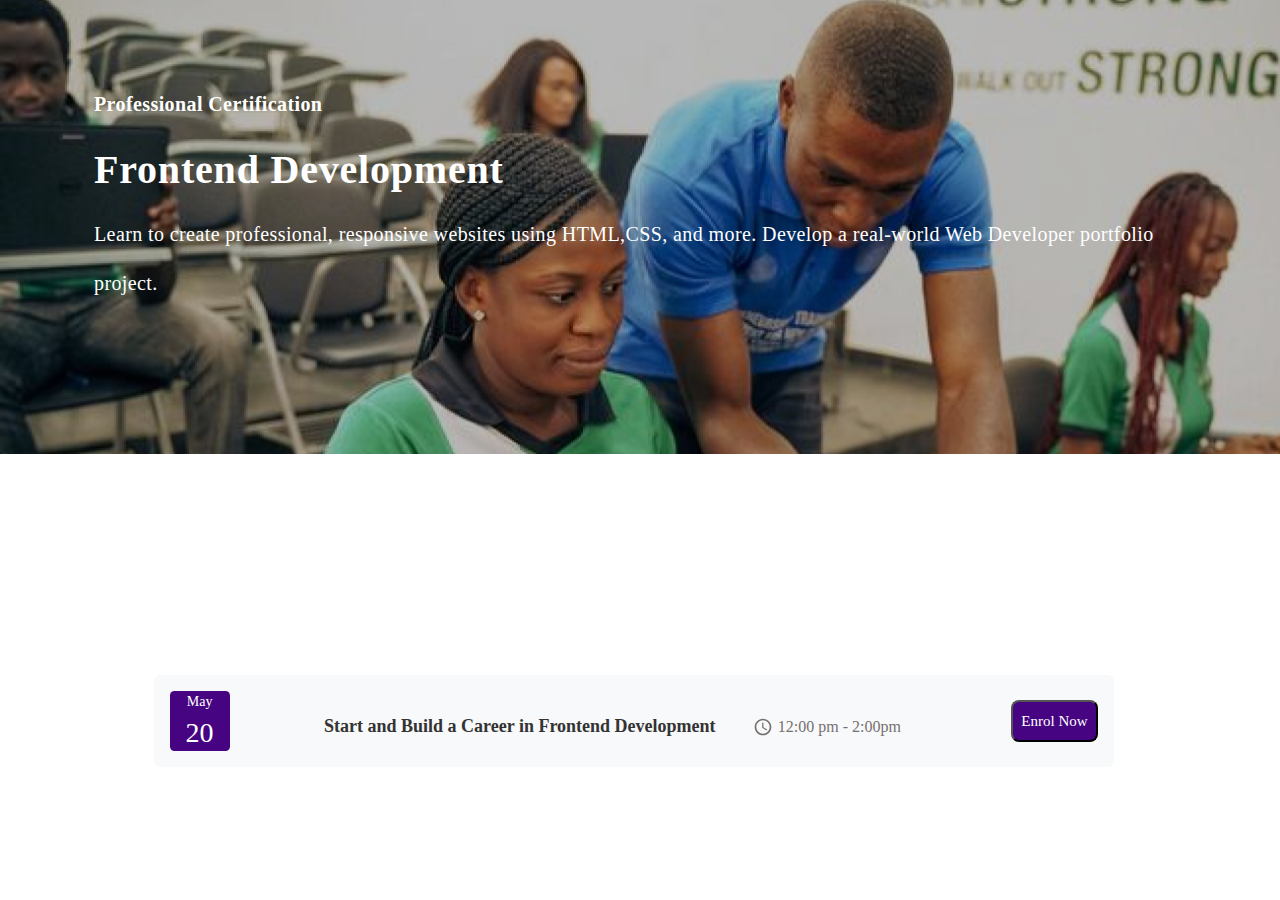
<file: test.html>
<!DOCTYPE html>
<html lang="en">
<head>
    <meta charset="UTF-8">
    <meta name="viewport" content="width=device-width, initial-scale=1.0">
    <link rel="shortcut icon" href="public/assets/imgs/favicon.png" type="image/x-icon">
    <link rel="preconnect" href="https://fonts.googleapis.com">
    <link rel="preconnect" href="https://fonts.gstatic.com" crossorigin>
    <link href="https://fonts.googleapis.com/css2?family=IBM+Plex+Sans:wght@400;500;600;700&family=Inter:wght@300;400;500;700;800&family=Lato:ital,wght@0,400;0,700;1,300&display=swap" rel="stylesheet">
    <link rel="stylesheet" href="css/bootstrap.min.css">
    <link rel="stylesheet" href="css/test.css">
    <link rel="stylesheet" href="https://cdn.jsdelivr.net/npm/swiper@10/swiper-bundle.min.css"/>
    <link rel="stylesheet" href="https://cdnjs.cloudflare.com/ajax/libs/font-awesome/6.4.2/css/all.min.css" integrity="sha512-z3gLpd7yknf1YoNbCzqRKc4qyor8gaKU1qmn+CShxbuBusANI9QpRohGBreCFkKxLhei6S9CQXFEbbKuqLg0DA==" crossorigin="anonymous" referrerpolicy="no-referrer" />
    <script src="https://code.jquery.com/jquery-3.7.1.min.js"
      integrity="sha256-/JqT3SQfawRcv/BIHPThkBvs0OEvtFFmqPF/lYI/Cxo=" crossorigin="anonymous"></script>
    <title>Document</title>
</head>
<body>
    <section class="frontend-bg">

        <div class="position-relative">
          <div class="container">
            <div class="container frontend-text">
                <p class="frontend-text1">
                    Professional Certification
                </p>
                <p class="frontend-text2">
                    Frontend Development
                </p>
              <p class="frontend-text3">Learn to create professional, responsive websites using HTML,CSS, and more. Develop a real-world Web Developer portfolio project.
              </p>
            </div>
          </div>
    
          <div class="bg"></div>
          </div>
          </section>

        

            <section class="frontend-time d-none d-md-block bg-light w-75 mx-auto">
                
                 <div class="container p-4">
                    <div class="d-flex justify-content-between align-items-center">
                        <div class="frontend-year py-">
                          <span class="month">May</span>
                          <span class="day pb-">20</span>
                        </div>
               
                       <div class="frontend-textcontain py-2">
                          <span class="frontend-text4">Start and Build a Career in Frontend Development</span>
                          <div class="frontend-schedule">
                            <div class="b">
                              <img src="assets/time-icon.svg" alt="">
                              <span class="time">12:00 pm - 2:00pm</span>
                            </div>
                          </div>
                       </div>
            
                       <div class="enrol-btn">
                        <button class="button bg-expand" type="button" aria-expanded="true" >Enrol Now</button>
                       </div>
            
                       </div>
            
                    </div>
             
          </section>
    
    <script src="js/script.js"></script>
    <script src="https://cdn.jsdelivr.net/npm/bootstrap@5.3.0/dist/js/bootstrap.bundle.min.js"
      integrity="sha384-geWF76RCwLtnZ8qwWowPQNguL3RmwHVBC9FhGdlKrxdiJJigb/j/68SIy3Te4Bkz" crossorigin="anonymous"></script>
</body>
</html>
</file>
<file: css/events.css>
.body{
    margin: 0;
}

.hero-section{
    color: #FFF;
    font-family: 'Mulish' sans-serif;
    font-size:1.1rem;
    font-weight: 100;
    background:  #FF6F00;
    height: 3rem;
    text-align: center;
    justify-content: center;
}

.logo{
    color: #460482;
    font-family: "Inter" sans-serif;
    font-size: 1.54356rem;
    font-weight: 700;
}

.login{
    color: #460482;
    font-family: "DM Sans" sans-serif;
    font-size: 0.84375rem;
    font-weight: 700;
}

.btn{
    background-color: #460482;
    color: #FFF;
    font-family: "Poppins" sans-serif;
    font-size: 0.9375rem;
    font-weight: 500;
}

.events-bg{
    background-image: url('/assets/events-bg.png');
    height: 28.375rem;
    background-color: rgba(0, 0, 0, 0.40);
    background-repeat: no-repeat;
    background-size: cover;
    background-position: center;
}

.events-text{
    position: absolute;
    z-index: 1;
    padding-top: 9rem;
}

.events-text1{
    color: #FFF;
    font-family: "DM Sans" sans-serif;
    font-size: 2.5rem;
    font-weight: 700;
    line-height: 3.0625rem;
    letter-spacing: 0.05rem;
}

.events-text2{
    color: #FFF;
    font-family: "DM Sans" sans-serif;
    font-size: 1.25rem;
    font-weight: 700;
    line-height: 3.0625rem; 
    letter-spacing: 0.025rem;
}


@media(max-width:40.625rem){
    .events-text{
        text-align: center;
        justify-content: center;
        align-items: center;
    }
}

.bg {
    position: absolute;
    background-color:rgba(0, 0, 0, 0.40);
    width: 100%;
    height: 28.375rem;
    opacity: 0.7;
    z-index: 0;    
}

.events-time{
    padding-top: 5rem;
}

.events-textcontain{
    text-align: center;
    align-items: center;
    justify-content: center;
    padding-left: 2rem;

}
.date{
    border-radius: 4.435px;
    background: #460482;
    display: flex;
}

.month{
    color: #FFF;
    font-family: "DM Sans" sans-serif;
    font-size: 14px;
    font-weight: 500;
    display: block;
}

.day{
    color: #FFF;
    font-family: "DM Sans" sans-serif;
    font-size: 28px;
    font-weight: 500;
    display: block;
}

.events-year{
    border-radius: 4.435px;
    background: #460482;
    width: 60px;
    height: 60px;
    flex-shrink: 0;
    text-align: center;
    justify-content: center;
    align-items: center;
    
}


.accordion-button::after{
    background-image: url(/assets/chevron-right\ \(1\).svg);
    width: 35px;
    height: 35px;
    flex-shrink: 0;
}

.events-text3{
    color: #333;
    font-family:"DM Sans" sans-serif;
    font-size: 18px;
    font-weight: 700;
}

.time{
    display: block;
    color: #767070;
    font-family: "DM Sans" sans-serif;
    font-size: 16px;
    font-weight: 400;
}

.events-schedule{
    display: flex;
}

.skills{
    display: flex;
}


.events-footer{
    padding-top: 3rem;
}

.footer{
    background: #460482;
    color: #FFF;
    padding-top: 2rem;
}

.logo2{
    color: #FFF;
    font-family: "Inter" sans-serif;
    font-size: 24.697px;
    font-weight: 600;
}

.footer-text1{
    color: #FFF;
    font-family:"DM Sans" sans-serif;
    font-size: 1.25rem;
    font-weight: 500;
    line-height: 2.3645rem;
    padding-top: 2rem;
}

.footer-text2{
    color: #FFF;
    font-family: "DM Sans" sans-serif;
    font-size: 0.9rem;
    font-weight: 20;
    line-height: 1.625rem;
    padding-top: 2rem;
    opacity: .7;
}

.form-control{
    background: #460482;
}

::placeholder{
    color: #FFF !important;
    opacity:1 ;
}

.socials{
    padding-top: 2rem;
}
/*::webkit-input-placeholder{
    color: #FFF;
}
:-ms-input-placeholder{
    color: #FFF;
}
::-moz-placeholder{
    color: #FFF;
    opacity: 1;
}*/
.subscribe{
    background: #FFF;
    color: #460482;
    border-radius: 0.37506rem;
    display: flex;
    width: 10rem;
    height: 3rem;
    padding-top: 2rem;
    padding: 1rem;
    justify-content: center;
    align-items: center;
}

.subscribe-text{
    color: #460482;
    font-family: "DM Sans" sans-serif;
    font-size: 0.9rem;
    font-weight: 600;
}

.social{
    padding-top: 2rem;
}

.footer-heading{
    color: #FFF;
    font-family: "Plus Jakarta Sans" sans-serif;
    font-size: 0.90075rem;
    font-style: normal;
    font-weight: 700;
    line-height: 1.35113rem;
    padding-top: 1rem;
}

.footer-subheading{
    color: #FFF;
    font-family: "Plus Jakarta Sans" sans-serif;
    font-size: 0.78819rem;
    opacity: .7;
    line-height: 2.25194rem; 
    padding-top: 0.9rem;
}

.softskills{
    text-decoration: none;
}

.borderbox{
    padding-top: 2rem;
}
.borderline{
    border-top: 1px solid #FFF;
    color: #FFF;
    text-align: center;
    font-family: 'DM Sans' sans-serif;
    font-size: 0.78819rem;
    font-weight: 400;
    line-height: 2.25194rem;
    padding-top: 1rem;
    padding-bottom: 1rem;
}
</file>
<file: css/backend.css>
.body{
    margin: 0;
}

.hero-section{
    color: #FFF;
    font-family: 'Mulish' sans-serif;
    font-size: 1.1rem;
    font-weight: 100;
    background:  #FF6F00;
    height: 3rem;
    text-align: center;
    justify-content: center;
}

.logo{
    color: #460482;
    font-family: "Inter" sans-serif;
    font-size: 1.54356rem;
    font-weight: 700;
}

.login{
    color: #460482;
    font-family: "DM Sans" sans-serif;
    font-size: 0.84375rem;
    font-weight: 700;
}

.button{
    background-color: #460482;
    color: #FFF;
    font-family: "Poppins" sans-serif;
    font-size: 0.9375rem;
    font-weight: 500;
    border-radius: .5rem;
    padding: .5rem;
}

/*background*/

.backend-bg{
    background-image: url(/assets/backend.png);
    background-repeat: no-repeat;
    background-color:rgba(0, 0, 0, 0.50);
    background-size: cover;
    background-position: center;
    height: 28.375rem;
}

.bg {
    position: absolute;
    background-color:rgba(0, 0, 0, 0.40);
    width: 100%;
    height: 28.375rem;
    opacity: 0.7;
    z-index: 0;    
}

.backend-text{
    position: absolute;
    z-index: 1;
    padding-top: 5rem;
}

.backend-text1{
    color: #FFF;
    font-family: 'DM Sans' sans-serif;
    font-size: 1.25rem;
    font-weight: 700;
    line-height: 3.0625rem;
    letter-spacing: 0.025rem;
}

.backend-text2{
    color: #FFF;
    font-family: 'DM Sans' sans-serif;
    font-size: 2.5rem;
    font-weight: 700;
    line-height: 3.0625rem;
    letter-spacing: 0.05rem;
}

.backend-text3{
    color: #FFF;
    font-family: 'DM Sans' sans-serif;
    font-size: 1.25rem;
    font-weight: 400;
    line-height: 3.0625rem;
    letter-spacing: 0.025rem;
}

/*time*/
.softskills{
    text-decoration: none;
}

.backend-textcontain{
    text-align: center;
    align-items: center;
    justify-content: center;
    padding-left: 1rem;
}

.date{
    border-radius: 4.435px;
    background: #460482;
    display: flex;
}

.month{
    color: #FFF;
    font-family: "DM Sans" sans-serif;
    font-size: 14px;
    font-weight: 500;
    display: block;
}

.day{
    color: #FFF;
    font-family: "DM Sans" sans-serif;
    font-size: 28px;
    font-weight: 500;
    display: block;
}

.backend-year{
    border-radius: 4.435px;
    background: #460482;
    width: 60px;
    height: 60px;
    text-align: center;
    justify-content: center;
    align-items: center;
}

.backend-text4{
    color: #333;
    font-family:"DM Sans" sans-serif;
    font-size: 18px;
    font-weight: 700;
}

.time{
    color: #767070;
    font-family: "DM Sans" sans-serif;
    font-size: 16px;
    font-weight: 400;
}


.b{
    padding-top: .8rem;
    padding-left: 2rem;
    padding-right: 2rem;
}

.backend-schedule{
    display: inline-flex;
}

.skills{
    display: flex;
    padding:1rem;
}

.backend-time{
    position: absolute;
    left:12%;
    right:12%;
    top:90%;
    border-radius: .4rem;
}

@media(max-width:43.75rem) {

    .backend-time{
        left:1%;
        right:1%;
        top:90%;
        border-radius: .4rem;
    }
    
    }

@media(max-width:26.4375rem){
    .backend-text3{
        color: #FFF;
        font-family: 'DM Sans' sans-serif;
        font-size: 1rem;
        font-weight: 400;
        line-height: 2.2rem;
        letter-spacing: 0.025rem;
    }
}

@media(max-width:47.9375rem){
    .backend-year{
        border-radius: 4.435px;
        background: #460482;
        width: 80px;
        height: 60px;
        text-align: center;
        justify-content: center;
        align-items: center;
    }
    .backend-schedule{
        display: block;
    }

    .m-img{
        border-top-left-radius: .7rem;
   }

   .m-content{
        border-top-left-radius:0% !important;
        border-bottom-left-radius:0cm !important;
   }

   .unit2-content{
        background: #FBF8FF;
        padding-top: 3rem;
}

   .unit4-content{
        background: #FBF8FF;
        padding-top: 3rem;
}
}

.accordion-button::after{
    background-image: url(/assets/chevron-right\ \(1\).svg);
    width: 35px;
    height: 35px;
    flex-shrink: 0;
}

.btn-link{
    text-decoration: none;
    
}


/*card body*/

.testimonial-box{
    padding-top: 7rem;
}

.card-body{
    background: #460482;
    border-top-left-radius: 1rem;
    border-bottom-left-radius: 1rem;
}

.backend-text6{
    color: #FFF;
    font-family: 'DM Sans' sans-serif;
    font-size: 1rem;
    font-weight: 300;
    line-height: 2rem;
    padding-top: 2rem;
}

.backend-text06{
    color: #FFF;
    font-family: 'DM Sans' sans-serif;
    font-size: 1rem;
    font-weight: 300;
    line-height: 2rem;
    padding-top: 1rem;
    padding-bottom: 3.6rem;
}

.backend-text7{
    color: #FFF;
    font-family: 'DM Sans' sans-serif;
    font-size: .75rem;
    font-weight: 200;
    line-height: 2rem;
    padding-top: 1rem;
}

.small-line{
    padding-top: 2rem;
    
}
.short-line{
    width: 50px; 
    height: 3px; 
    background-color: #FFF; 
    border: 0;
}

/*summary*/
.backend-text8{
    color: #333;
    font-family: 'DM Sans' sans-serif;
    font-size: 1.5rem;
    font-weight: 700;
    padding-top: .5rem;
}

.backend-text9{
    color: #333;
    font-family: 'DM Sans' sans-serif;
    font-size: 1.125rem;
    font-weight: 400;
    line-height: 3rem; 
}

/*what you will learn*/

.backend-text10{
    color: #333;
    font-family: 'DM Sans' sans-serif;
    font-size: 1.5rem;
    font-weight: 700;
    text-align: center;
    justify-content: center;
    padding-top: 3rem;
}

.unit{
    color: #FFF;
    font-family: 'DM Sans' sans-serif;
    font-size: 1rem;
    font-weight: 700;
    border-radius: 0.27719rem;
    background: #460482;
    width:3.75rem;
    height:3.75rem;
    text-align: center;
}

.backend-text11{
    color: #333;
    font-family: 'DM Sans' sans-serif;
    font-size: 1.25rem;
    font-weight: 700;
}

.shorty-line{
    width: 6%; 
    height: 0.6rem; 
    background-color:#460482; 
    align-items: center;
    justify-items: center;
    border-radius: .3rem;
}

.backend-box1{
    padding-top: 3rem;
}

.unit1-content{
    background: #FBF8FF;
    display: flex;
}

.unit2-content{
    background: #FBF8FF;
    display: flex;
    /* justify-content: space-between; */
}

.unit3-content{
    background: #FBF8FF;
    display: flex;
}

.unit4-content{
    background: #FBF8FF;
    display: flex;
}

.list-item{
    color: #333;
    font-family: 'DM Sans' sans-serif;
    font-size: 1rem;
    font-weight: 400;
    line-height: 1.9375rem; 
}

/*pricing*/
.backend-box3{
    padding-top: 1rem;
}

.backend-text12{
    color: #333;
    font-family: 'DM Sans'sans-serif;
    font-size: 1.1rem;
    font-weight: 600;
    line-height: 2.5rem;
}

.list-items{
    color: #333;
    font-family: 'DM Sans' sans-serif;
    font-size: .9rem;
    font-weight: 300;
    line-height: 3rem;
}

.link{
    text-decoration: none;
    color: #10217D;
    text-align: center;
    font-family: 'Mulish', sans-serif;
    font-size: 0.8rem;
    font-weight: 600;
    line-height: 1.58rem; 
    padding-left: 2rem;
}

/*video*/

.videos {
    position: relative;
    width: 100%;
    margin: auto;
  }

  video {
    width: 100%;
    height: auto;
    display: block;
  }

  .pause-icon {
    position: absolute;
    top: 50%;
    left: 50%;
    transform: translate(-50%, -50%);
    font-size: 3rem;
    color: white;
    cursor: pointer;
  }

  .backend-box4{
    padding-top: 3rem;
}

  .backend-text13{
    border-radius: 0.625rem;
    background: #460482;
  }

  .backend-text14{
    color: #FFF;
    font-family: 'DM Sans',sans-serif;
    font-size: 1.5rem;
    font-weight: 700;
    padding-top: 2rem;
  }

  .backend-text15{
    color: #FFF;
    font-family: 'DM Sans' sans-serif;
    font-size: 1rem;
    font-weight: 400;
    padding-top: 1rem;
  }

  .get-box{
    padding-bottom: 3rem;
    padding-top: .5rem;
  }
  .get-btn{
    background: #FFF;
    color: #460482;
    border-radius: 0.37506rem;
    display: flex;
    width: 10rem;
    height: 3rem;
    padding-top: 2rem;
    padding: 1rem;
    justify-content: center;
    align-items: center;
  }

/*footer*/
.events-footer{
    padding-top: 3rem;
}

.footer{
    background: #460482;
    color: #FFF;
    padding-top: 2rem;
}

.logo2{
    color: #FFF;
    font-family: "Inter" sans-serif;
    font-size: 24.697px;
    font-weight: 600;
}

.footer-text1{
    color: #FFF;
    font-family:"DM Sans" sans-serif;
    font-size: 1.25rem;
    font-weight: 500;
    line-height: 2.3645rem;
    padding-top: 2rem;
}

.footer-text2{
    color: #FFF;
    font-family: "DM Sans" sans-serif;
    font-size: 0.9rem;
    font-weight: 20;
    line-height: 1.625rem;
    padding-top: 2rem;
    opacity: .7;
}

.form-control{
    background: #460482;
}

::placeholder{
    color: #FFF !important;
    opacity:1 ;
}

/*::webkit-input-placeholder{
    color: #FFF;
}
:-ms-input-placeholder{
    color: #FFF;
}
::-moz-placeholder{
    color: #FFF;
    opacity: 1;
}*/

.socials{
    padding-top: 2rem;
}
.subscribe{
    background: #FFF;
    color: #460482;
    border-radius: 0.37506rem;
    display: flex;
    width: 10rem;
    height: 3rem;
    padding-top: 2rem;
    padding: 1rem;
    justify-content: center;
    align-items: center;
}

.subscribe-text{
    color: #460482;
    font-family: "DM Sans" sans-serif;
    font-size: 0.9rem;
    font-weight: 600;
}

.social{
    padding-top: 2rem;
}

.footer-heading{
    color: #FFF;
    font-family: "Plus Jakarta Sans" ;
    font-size: 0.90075rem;
    font-style: normal;
    font-weight: 700;
    line-height: 1.35113rem;
    padding-top: 1rem;
}

.footer-subheading{
    color: #FFF;
    font-family: "Plus Jakarta Sans" sans-serif;
    font-size: 0.78819rem;
    opacity: .7;
    line-height: 2.25194rem; 
    padding-top: 0.9rem;
}

.softskills{
    text-decoration: none;
}

.borderbox{
    padding-top: 2rem;
}
.borderline{
    border-top: 1px solid #FFF;
    color: #FFF;
    text-align: center;
    font-family: 'DM Sans' sans-serif;
    font-size: 0.78819rem;
    font-weight: 400;
    line-height: 2.25194rem;
    padding-top: 1rem;
    padding-bottom: 1rem;
}
</file>
<file: css/businessanalysis.css>
.body{
    margin: 0;
}

.hero-section{
    color: #FFF;
    font-family: 'Mulish' sans-serif;
    font-size: 1.1rem;
    font-weight: 100;
    background:  #FF6F00;
    height: 3rem;
    text-align: center;
    justify-content: center;
}

.logo{
    color: #460482;
    font-family: "Inter" sans-serif;
    font-size: 1.54356rem;
    font-weight: 700;
}

.login{
    color: #460482;
    font-family: "DM Sans" sans-serif;
    font-size: 0.84375rem;
    font-weight: 700;
}

.button{
    background-color: #460482;
    color: #FFF;
    font-family: "Poppins" sans-serif;
    font-size: 0.9375rem;
    font-weight: 500;
    border-radius: .5rem;
    padding: .5rem;
}

/*background*/

.business-bg{
    background-image: url(/assets/Business\ Analyst-bg.png);
    background-repeat: no-repeat;
    background-color:rgba(0, 0, 0, 0.50);
    background-size: cover;
    background-position: center;
    height: 28.375rem;
}

.bg {
    position: absolute;
    background-color:rgba(0, 0, 0, 0.40);
    width: 100%;
    height: 28.375rem;
    opacity: 0.7;
    z-index: 0;    
}

.business-text{
    position: absolute;
    z-index: 1;
    padding-top: 5rem;
}

.business-text1{
    color: #FFF;
    font-family: 'DM Sans' sans-serif;
    font-size: 1.25rem;
    font-weight: 700;
    line-height: 3.0625rem;
    letter-spacing: 0.025rem;
}

.business-text2{
    color: #FFF;
    font-family: 'DM Sans' sans-serif;
    font-size: 2.5rem;
    font-weight: 700;
    line-height: 3.0625rem;
    letter-spacing: 0.05rem;
}

.business-text3{
    color: #FFF;
    font-family: 'DM Sans' sans-serif;
    font-size: 1.25rem;
    font-weight: 400;
    line-height: 3.0625rem;
    letter-spacing: 0.025rem;
}

/*time*/
.softskills{
    text-decoration: none;
}

.business-textcontain{
    text-align: center;
    align-items: center;
    justify-content: center;
    padding-left: 1rem;
}

.date{
    border-radius: 4.435px;
    background: #460482;
    display: flex;
}

.month{
    color: #FFF;
    font-family: "DM Sans" sans-serif;
    font-size: 14px;
    font-weight: 500;
    display: block;
}

.day{
    color: #FFF;
    font-family: "DM Sans" sans-serif;
    font-size: 28px;
    font-weight: 500;
    display: block;
}

.business-year{
    border-radius: 4.435px;
    background: #460482;
    width: 3.75rem;
    height: 3.75rem;
    text-align: center;
    justify-content: center;
    align-items: center;
}

.business-text4{
    color: #333;
    font-family:"DM Sans" sans-serif;
    font-size: 18px;
    font-weight: 700;
}

.time{
    color: #767070;
    font-family: "DM Sans" sans-serif;
    font-size: 16px;
    font-weight: 400;
}


.b{
    padding-top: .8rem;
    padding-left: 2rem;
    padding-right: 2rem;
}

.business-schedule{
    display: inline-flex;
}

.skills{
    display: flex;
    padding:1rem;
}

.business-time{
    position: absolute;
    left:12%;
    right:12%;
    top:90%;
    border-radius: .4rem;
}

@media(max-width:43.75rem) {

    .business-time{
        left:1%;
        right:1%;
        top:90%;
        border-radius: .4rem;
    }
    
    }

@media(max-width:26.4375rem){
    .business-text3{
        color: #FFF;
        font-family: 'DM Sans' sans-serif;
        font-size: 1rem;
        font-weight: 400;
        line-height: 2rem;
        letter-spacing: 0.025rem;
    }
}

@media(max-width:47.9375rem){
    .business-year{
        border-radius: 4.435px;
        background: #460482;
        width: 5rem;
        height: 3.75rem;
        text-align: center;
        justify-content: center;
        align-items: center;
    }
    .business-schedule{
        display: block;
    }

   .m-img{
        border-top-left-radius: .7rem;
   }

   .m-content{
        border-top-left-radius:0% !important;
        border-bottom-left-radius:0cm !important;
   }

   .unit2-content{
        background: #FBF8FF;
        padding-top: 3rem;
}

   .unit4-content{
        background: #FBF8FF;
        padding-top: 3rem;
}

}

.accordion-button::after{
    background-image: url(/assets/chevron-right\ \(1\).svg);
    width: 35px;
    height: 35px;
    flex-shrink: 0;
}

.btn-link{
    text-decoration: none;
    
}

/*testimonial-box*/
.testimonial-box{
    padding-top: 7rem;
}

.card-body{
    background: #460482;
    border-top-left-radius: 1rem;
    border-bottom-left-radius: 1rem;
}

.business-text6{
    color: #FFF;
    font-family: 'DM Sans' sans-serif;
    font-size: 1rem;
    font-weight: 300;
    line-height: 2rem;
    padding-top: 2rem;
}

.business-text06{
    color: #FFF;
    font-family: 'DM Sans'sans-serif;
    font-size: 1rem;
    font-weight: 300;
    line-height: 2rem;
    padding-top: 1rem;
    padding-bottom: 3.6rem;
}

.small-line{
    padding-top: 2rem;
    
}

.short-line{
    width: 50px; 
    height: 3px; 
    background-color: #FFF; 
    border: 0;
}

.business-text7{
    color: #FFF;
    font-family: 'DM Sans'sans-serif;
    font-size: .75rem;
    font-weight: 200;
    line-height: 2rem;
    padding-top: 1rem;
}

/*summary*/

.business-text8{
    color: #333;
    font-family: 'DM Sans'sans-serif;
    font-size: 1.5rem;
    font-weight: 700;
    padding-top: .5rem;
}

.business-text9{
    color: #333;
    font-family: 'DM Sans' sans-serif;
    font-size: 1.125rem;
    font-weight: 400;
    line-height: 3rem; 
}

/*what you will learn*/

.business-text10{
    color: #333;
    font-family: 'DM Sans'sans-serif;
    font-size: 1.5rem;
    font-weight: 700;
    text-align: center;
    justify-content: center;
    padding-top: 3rem;
}

.unit{
    color: #FFF;
    font-family: 'DM Sans'sans-serif;
    font-size: 1rem;
    font-weight: 700;
    border-radius: 0.27719rem;
    background: #460482;
    width:3.75rem;
    height:3.75rem;
    text-align: center;
}

.business-text11{
    color: #333;
    font-family: 'DM Sans'sans-serif;
    font-size: 1.25rem;
    font-weight: 700;
}

.shorty-line{
    width: 6%; 
    height: 0.6rem; 
    background-color:#460482; 
    align-items: center;
    justify-items: center;
    border-radius: .3rem;
}

.business-box1{
    padding-top: 3rem;
}

.unit1-content{
    background: #FBF8FF;
    display: flex;
}

.unit2-content{
    background: #FBF8FF;
    display: flex;
}

.unit3-content{
    background: #FBF8FF;
    display: flex;
}

.unit4-content{
    background: #FBF8FF;
    display: flex;
}

.list-item{
    color: #333;
    font-family: 'DM Sans' sans-serif;
    font-size: 1rem;
    font-weight: 400;
    line-height: 1.9375rem; 
}

/*pricing*/

.business-box3{
    padding-top: 1rem;
}

.business-text12{
    color: #333;
    font-family: 'DM Sans' sans-serif;
    font-size: 1.1rem;
    font-weight: 600;
    line-height: 2.5rem;
}

.list-items{
    color: #333;
    font-family: 'DM Sans' sans-serif;
    font-size: .9rem;
    font-weight: 300;
    line-height: 3rem;
}

.link{
    text-decoration: none;
    color: #10217D;
    text-align: center;
    font-family: 'Mulish'sans-serif;
    font-size: 0.8rem;
    font-weight: 600;
    line-height: 1.58rem; 
    padding-left: 2rem;
}

/*video*/

.videos {
    position: relative;
    width: 100%;
    margin: auto;
}

video {
    width: 100%;
    height: auto;
    display: block;
}

.pause-icon {
    position: absolute;
    top: 50%;
    left: 50%;
    transform: translate(-50%, -50%);
    font-size: 3rem;
    color: white;
    cursor: pointer;
}

  
.business-box4{
    padding-top: 3rem;
}

.business-text13{
    border-radius: 0.625rem;
    background: #460482;
}

.business-text14{
    color: #FFF;
    font-family: 'DM Sans' sans-serif;
    font-size: 1.5rem;
    font-weight: 700;
    padding-top: 2rem;
}

.business-text15{
    color: #FFF;
    font-family: 'DM Sans'sans-serif;
    font-size: 1rem;
    font-weight: 400;
    padding-top: 1rem;
}

.get-box{
    padding-bottom: 3rem;
    padding-top: .5rem;
 }

.get-btn{
    background: #FFF;
    color: #460482;
    border-radius: 0.37506rem;
    display: flex;
    width: 10rem;
    height: 3rem;
    padding-top: 2rem;
    padding: 1rem;
    justify-content: center;
    align-items: center;
}

  /*footer*/

.events-footer{
    padding-top: 3rem;
}

.footer{
    background: #460482;
    color: #FFF;
    padding-top: 2rem;
}

.logo2{
    color: #FFF;
    font-family: "Inter" sans-serif;
    font-size: 24.697px;
    font-weight: 600;
}

.footer-text1{
    color: #FFF;
    font-family:"DM Sans" sans-serif;
    font-size: 1.25rem;
    font-weight: 500;
    line-height: 2.3645rem;
    padding-top: 2rem;
}

.footer-text2{
    color: #FFF;
    font-family: "DM Sans"sans-serif;
    font-size: 0.9rem;
    font-weight: 20;
    line-height: 1.625rem;
    padding-top: 2rem;
    opacity: .7;
}

.form-control{
    background: #460482;
}

::placeholder{
    color: #FFF !important;
    opacity:1 ;
}

.socials{
    padding-top: 2rem;
}
/*::webkit-input-placeholder{
    color: #FFF;
}
:-ms-input-placeholder{
    color: #FFF;
}
::-moz-placeholder{
    color: #FFF;
    opacity: 1;
}*/
.subscribe{
    background: #FFF;
    color: #460482;
    border-radius: 0.37506rem;
    display: flex;
    width: 10rem;
    height: 3rem;
    padding-top: 2rem;
    padding: 1rem;
    justify-content: center;
    align-items: center;
}

.subscribe-text{
    color: #460482;
    font-family: "DM Sans"sans-serif;
    font-size: 0.9rem;
    font-weight: 600;
}

.social{
    padding-top: 2rem;
}

.footer-heading{
    color: #FFF;
    font-family: "Plus Jakarta Sans"sans-serif;
    font-size: 0.90075rem;
    font-style: normal;
    font-weight: 700;
    line-height: 1.35113rem;
    padding-top: 1rem;
}

.footer-subheading{
    color: #FFF;
    font-family: "Plus Jakarta Sans"sans-serif;
    font-size: 0.78819rem;
    opacity: .7;
    line-height: 2.25194rem; 
    padding-top: 0.9rem;
}

.softskills{
    text-decoration: none;
}

.borderbox{
    padding-top: 2rem;
}
.borderline{
    border-top: 1px solid #FFF;
    color: #FFF;
    text-align: center;
    font-family: 'DM Sans' sans-serif;
    font-size: 0.78819rem;
    font-weight: 400;
    line-height: 2.25194rem;
    padding-top: 1rem;
    padding-bottom: 1rem;
}
</file>
<file: css/frontend.css>
.body{
    margin: 0;
}

.hero-section{
    color: #FFF;
    font-family: 'Mulish' sans-serif;
    font-size: 1.1rem;
    font-weight: 100;
    background:  #FF6F00;
    height: 3rem;
    text-align: center;
    justify-content: center;
}

.logo{
    color: #460482;
    font-family: "Inter" sans-serif;
    font-size: 1.54356rem;
    font-weight: 700;
}

.login{
    color: #460482;
    font-family: "DM Sans" sans-serif;
    font-size: 0.84375rem;
    font-weight: 700;
}

.button{
    background-color: #460482;
    color: #FFF;
    font-family: "Poppins" sans-serif;
    font-size: 0.9375rem;
    font-weight: 500;
    border-radius: .5rem;
    padding: .5rem;
}

.frontend-bg{
    background-image: url(/assets/frontend-bg.png);
    background-repeat: no-repeat;
    background-color:rgba(0, 0, 0, 0.50);
    background-size: cover;
    background-position: center;
    height: 28.375rem;
}

.bg {
    position: absolute;
    background-color:rgba(0, 0, 0, 0.40);
    width: 100%;
    height: 28.375rem;
    opacity: 0.7;
    z-index: 0;    
}

.frontend-text{
    position: absolute;
    z-index: 1;
    padding-top: 5rem;
}

.frontend-text1{
    color: #FFF;
    font-family: 'DM Sans' sans-serif;
    font-size: 1.25rem;
    font-weight: 700;
    line-height: 3.0625rem;
    letter-spacing: 0.025rem;
}

.frontend-text2{
    color: #FFF;
    font-family: 'DM Sans' sans-serif;
    font-size: 2.5rem;
    font-weight: 700;
    line-height: 3.0625rem;
    letter-spacing: 0.05rem;
}

.frontend-text3{
    color: #FFF;
    font-family: 'DM Sans' sans-serif;
    font-size: 1.25rem;
    font-weight: 400;
    line-height: 3.0625rem;
    letter-spacing: 0.025rem;
}

.softskills{
    text-decoration: none;
}

.frontend-textcontain{
    text-align: center;
    align-items: center;
    justify-content: center;
    padding-left: 1rem;
}

.date{
    border-radius: 4.435px;
    background: #460482;
    display: flex;
}

.month{
    color: #FFF;
    font-family: "DM Sans" sans-serif;
    font-size: 14px;
    font-weight: 500;
    display: block;
}

.day{
    color: #FFF;
    font-family: "DM Sans" sans-serif;
    font-size: 28px;
    font-weight: 500;
    display: block;
}

.frontend-year{
    border-radius: 4.435px;
    background: #460482;
    width: 60px;
    height: 60px;
    text-align: center;
    justify-content: center;
    align-items: center;
}

.frontend-text4{
    color: #333;
    font-family:"DM Sans" sans-serif;
    font-size: 18px;
    font-weight: 700;
}

.time{
    color: #767070;
    font-family: "DM Sans" sans-serif;
    font-size: 16px;
    font-weight: 400;
}


.b{
    padding-top: .8rem;
    padding-left: 2rem;
    padding-right: 2rem;
}

.frontend-schedule{
    display: inline-flex;
}

.skills{
    display: flex;
    padding:1rem;
}

.frontend-time{
    position: absolute;
    left:12%;
    right:12%;
    top:90%;
    border-radius: .4rem;
}

@media(max-width:43.75rem) {

    .frontend-time{
        left:1%;
        right:1%;
        top:90%;
        border-radius: .4rem;
    }
    
    }

@media(max-width:26.4375rem){
    .frontend-text3{
        color: #FFF;
        font-family: 'DM Sans' sans-serif;
        font-size: 1rem;
        font-weight: 400;
        line-height: 2.2rem;
        letter-spacing: 0.025rem;
    }
}

@media(max-width:47.9375rem){
    .frontend-year{
        border-radius: 4.435px;
        background: #460482;
        width: 80px;
        height: 60px;
        text-align: center;
        justify-content: center;
        align-items: center;
    }
    .frontend-schedule{
        display: block;
    }

   .m-img{
        border-top-left-radius: .7rem;
   }

   .m-content{
        border-top-left-radius:0% !important;
        border-bottom-left-radius:0cm !important;
   }

   .unit2-content{
        background: #FBF8FF;
        padding-top: 3rem;
}

   .unit4-content{
        background: #FBF8FF;
        padding-top: 3rem;
}

}

.accordion-button::after{
    background-image: url(/assets/chevron-right\ \(1\).svg);
    width: 35px;
    height: 35px;
    flex-shrink: 0;
}

.btn-link{
    text-decoration: none;
    
}

.testimonial-box{
    padding-top: 7rem;
}

.card-body{
    background: #460482;
    border-top-left-radius: 1rem;
    border-bottom-left-radius: 1rem;
}

.frontend-text6{
    color: #FFF;
    font-family: 'DM Sans'sans-serif;
    font-size: 1rem;
    font-weight: 300;
    line-height: 2rem;
    padding-top: 2rem;
}

.frontend-text06{
    color: #FFF;
    font-family: 'DM Sans' sans-serif;
    font-size: 1rem;
    font-weight: 300;
    line-height: 2rem;
    padding-top: 1rem;
    padding-bottom: 3.6rem;
}

.small-line{
    padding-top: 2rem;
}

.short-line{
    width: 50px; 
    height: 3px; 
    background-color: #FFF; 
    border: 0;
}

.frontend-text7{
    color: #FFF;
    font-family: 'DM Sans' sans-serif;
    font-size: .75rem;
    font-weight: 200;
    line-height: 2rem;
    padding-top: 1rem;
}

.frontend-text8{
    color: #333;
    font-family: 'DM Sans' sans-serif;
    font-size: 1.5rem;
    font-weight: 700;
    padding-top: .5rem;
}

.frontend-text9{
    color: #333;
    font-family: 'DM Sans' sans-serif;
    font-size: 1.125rem;
    font-weight: 400;
    line-height: 3rem; 
}

.frontend-text10{
    color: #333;
    font-family: 'DM Sans' sans-serif;
    font-size: 1.5rem;
    font-weight: 700;
    text-align: center;
    justify-content: center;
    padding-top: 3rem;
}

.unit{
    color: #FFF;
    font-family: 'DM Sans'sans-serif;
    font-size: 1rem;
    font-weight: 700;
    border-radius: 0.27719rem;
    background: #460482;
    width:3.75rem;
    height:3.75rem;
    text-align: center;
}

.frontend-text11{
    color: #333;
    font-family: 'DM Sans' sans-serif;
    font-size: 1.25rem;
    font-weight: 700;
}

.shorty-line{
    width: 6%; 
    height: 0.6rem; 
    background-color:#460482; 
    align-items: center;
    justify-items: center;
    border-radius: .3rem;
}

.frontend-box1{
    padding-top: 3rem;
}

.unit1-content{
    background: #FBF8FF;
    display: flex;
}

.unit2-content{
    background: #FBF8FF;
    display: flex;
}

.unit3-content{
    background: #FBF8FF;
    display: flex;
}

.unit4-content{
    background: #FBF8FF;
    display: flex;
}

.list-item{
    color: #333;
    font-family: 'DM Sans' sans-serif;
    font-size: 1rem;
    font-weight: 400;
    line-height: 1.9375rem; 
}

.frontend-box3{
    padding-top: 1rem;
}

.frontend-text12{
    color: #333;
    font-family: 'DM Sans' sans-serif;
    font-size: 1.1rem;
    font-weight: 600;
    line-height: 2.5rem;
}

.list-items{
    color: #333;
    font-family: 'DM Sans' sans-serif;
    font-size: .9rem;
    font-weight: 300;
    line-height: 3rem;
}

.link{
    text-decoration: none;
    color: #10217D;
    text-align: center;
    font-family: 'Mulish' sans-serif;
    font-size: 0.8rem;
    font-weight: 600;
    line-height: 1.58rem; 
    padding-left: 2rem;
}

.videos {
    position: relative;
    width: 100%;
    margin: auto;
  }

  video {
    width: 100%;
    height: auto;
    display: block;
  }

  .pause-icon {
    position: absolute;
    top: 50%;
    left: 50%;
    transform: translate(-50%, -50%);
    font-size: 3rem;
    color: white;
    cursor: pointer;
  }

.frontend-box4{
    padding-top: 3rem;
}

  .frontend-text13{
    border-radius: 0.625rem;
    background: #460482;
  }

  .frontend-text14{
    color: #FFF;
    font-family: 'DM Sans' sans-serif;
    font-size: 1.5rem;
    font-weight: 700;
    padding-top: 2rem;
  }

  .frontend-text15{
    color: #FFF;
    font-family: 'DM Sans' sans-serif;
    font-size: 1rem;
    font-weight: 400;
    padding-top: 1rem;
  }

  .get-box{
    padding-bottom: 3rem;
    padding-top: .5rem;
  }
  .get-btn{
    background: #FFF;
    color: #460482;
    border-radius: 0.37506rem;
    display: flex;
    width: 10rem;
    height: 3rem;
    padding-top: 2rem;
    padding: 1rem;
    justify-content: center;
    align-items: center;
  }

  .events-footer{
    padding-top: 3rem;
}

.footer{
    background: #460482;
    color: #FFF;
    padding-top: 2rem;
}

.logo2{
    color: #FFF;
    font-family: "Inter" sans-serif;
    font-size: 24.697px;
    font-weight: 600;
}

.footer-text1{
    color: #FFF;
    font-family:"DM Sans" sans-serif;
    font-size: 1.25rem;
    font-weight: 500;
    line-height: 2.3645rem;
    padding-top: 2rem;
}

.footer-text2{
    color: #FFF;
    font-family: "DM Sans" sans-serif;
    font-size: 0.9rem;
    font-weight: 20;
    line-height: 1.625rem;
    padding-top: 2rem;
    opacity: .7;
}

.form-control{
    background: #460482;
}

::placeholder{
    color: #FFF !important;
    opacity:1 ;
}

.socials{
    padding-top: 2rem;
}
/*::webkit-input-placeholder{
    color: #FFF;
}
:-ms-input-placeholder{
    color: #FFF;
}
::-moz-placeholder{
    color: #FFF;
    opacity: 1;
}*/
.subscribe{
    background: #FFF;
    color: #460482;
    border-radius: 0.37506rem;
    display: flex;
    width: 10rem;
    height: 3rem;
    padding-top: 2rem;
    padding: 1rem;
    justify-content: center;
    align-items: center;
}

.subscribe-text{
    color: #460482;
    font-family: "DM Sans" sans-serif;
    font-size: 0.9rem;
    font-weight: 600;
}

.social{
    padding-top: 2rem;
}

.footer-heading{
    color: #FFF;
    font-family: "Plus Jakarta Sans" sans-serif;
    font-size: 0.90075rem;
    font-style: normal;
    font-weight: 700;
    line-height: 1.35113rem;
    padding-top: 1rem;
}

.footer-subheading{
    color: #FFF;
    font-family: "Plus Jakarta Sans" sans-serif;
    font-size: 0.78819rem;
    opacity: .7;
    line-height: 2.25194rem; 
    padding-top: 0.9rem;
}

.softskills{
    text-decoration: none;
}

.borderbox{
    padding-top: 2rem;
}
.borderline{
    border-top: 1px solid #FFF;
    color: #FFF;
    text-align: center;
    font-family: 'DM Sans' sans-serif;
    font-size: 0.78819rem;
    font-weight: 400;
    line-height: 2.25194rem;
    padding-top: 1rem;
    padding-bottom: 1rem;
}
</file>
<file: css/productdesign.css>
.body{
    margin: 0;
}

.hero-section{
    color: #FFF;
    font-family: 'Mulish' sans-serif;
    font-size: 1.1rem;
    font-weight: 100;
    background:  #FF6F00;
    height: 3rem;
    text-align: center;
    justify-content: center;
}

.logo{
    color: #460482;
    font-family: "Inter" sans-serif;
    font-size: 1.54356rem;
    font-weight: 700;
}

.login{
    color: #460482;
    font-family: "DM Sans" sans-serif;
    font-size: 0.84375rem;
    font-weight: 700;
}

.button{
    background-color: #460482;
    color: #FFF;
    font-family: "Poppins" sans-serif;
    font-size: 0.9375rem;
    font-weight: 500;
    border-radius: .5rem;
    padding: .5rem;
}

/*background*/

.productdesign-bg{
    background-image: url(/assets/productdesign-bg.png);
    background-repeat: no-repeat;
    background-color:rgba(0, 0, 0, 0.50);
    background-size: cover;
    background-position: center;
    height: 28.375rem;
}

.bg {
    position: absolute;
    background-color:rgba(0, 0, 0, 0.40);
    width: 100%;
    height: 28.375rem;
    opacity: 0.7;
    z-index: 0;    
}

.productdesign-text{
    position: absolute;
    z-index: 1;
    padding-top: 5rem;
}

.productdesign-text1{
    color: #FFF;
    font-family: 'DM Sans' sans-serif;
    font-size: 1.25rem;
    font-weight: 700;
    line-height: 3.0625rem;
    letter-spacing: 0.025rem;
}

.productdesign-text2{
    color: #FFF;
    font-family: 'DM Sans' sans-serif;
    font-size: 2.5rem;
    font-weight: 700;
    line-height: 3.0625rem;
    letter-spacing: 0.05rem;
}

.productdesign-text3{
    color: #FFF;
    font-family: 'DM Sans' sans-serif;
    font-size: 1rem;
    font-weight: 400;
    line-height: 3.0625rem;
    letter-spacing: 0.025rem;
}

/*time*/
.softskills{
    text-decoration: none;
}

.productdesign-textcontain{
    text-align: center;
    align-items: center;
    justify-content: center;
    padding-left: 1rem;
}

.date{
    border-radius: 4.435px;
    background: #460482;
    display: flex;
}

.month{
    color: #FFF;
    font-family: "DM Sans" sans-serif;
    font-size: 14px;
    font-weight: 500;
    display: block;
}

.day{
    color: #FFF;
    font-family: "DM Sans" sans-serif;
    font-size: 28px;
    font-weight: 500;
    display: block;
}

.productdesign-year{
    border-radius: 4.435px;
    background: #460482;
    width: 60px;
    height: 60px;
    text-align: center;
    justify-content: center;
    align-items: center;
}

.productdesign-text4{
    color: #333;
    font-family:"DM Sans" sans-serif;
    font-size: 18px;
    font-weight: 700;
}

.time{
    color: #767070;
    font-family: "DM Sans" sans-serif;
    font-size: 16px;
    font-weight: 400;
}


.b{
    padding-top: .8rem;
    padding-left: 2rem;
    padding-right: 2rem;
}

.productdesign-schedule{
    display: inline-flex;
}

.skills{
    display: flex;
    padding:1rem;
}

.productdesign-time{
    position: absolute;
    left:12%;
    right:12%;
    top:90%;
    border-radius: .4rem;
}

@media(max-width:43.75rem) {

    .productdesign-time{
        left:1%;
        right:1%;
        top:90%;
        border-radius: .4rem;
    }
    
    }
@media(max-width:26.4375rem){
    .productdesign-text3{
        color: #FFF;
        font-family: 'DM Sans' sans-serif;
        font-size: 1rem;
        font-weight: 400;
        line-height: 2.2rem;
        letter-spacing: 0.025rem;
    }
}

@media(max-width:47.9375rem){
    .productdesign-year{
        border-radius: 4.435px;
        background: #460482;
        width: 80px;
        height: 60px;
        text-align: center;
        justify-content: center;
        align-items: center;
    }
    .productdesign-schedule{
        display: block;
    }

   .m-content{
        border-radius:0% !important;
   }

   .unit2-content{
        background: #FBF8FF;
        padding-top: 3rem;
}

   .unit4-content{
        background: #FBF8FF;
        padding-top: 3rem;
}

}
.m-img{
        border-top-left-radius: .7rem;
   }

.accordion-button::after{
    background-image: url(/assets/chevron-right\ \(1\).svg);
    width: 35px;
    height: 35px;
    flex-shrink: 0;
}

.btn-link{
    text-decoration: none;
    
}

/*testimonial-box*/
.testimonial-box{
    padding-top: 7rem;
}

.card-body{
    background: #460482;
    border-top-left-radius: 1rem;
    border-bottom-left-radius: 1rem;
}

.productdesign-text6{
    color: #FFF;
    font-family: 'DM Sans' sans-serif;
    font-size: 1rem;
    font-weight: 300;
    line-height: 2rem;
    padding-top: 2rem;
}

.productdesign-text06{
    color: #FFF;
    font-family: 'DM Sans'sans-serif;
    font-size: 1rem;
    font-weight: 300;
    line-height: 2rem;
    padding-top: 1rem;
    padding-bottom: 3.6rem;
}

.small-line{
    padding-top: 2rem;
    
}

.short-line{
    width: 50px; 
    height: 3px; 
    background-color: #FFF; 
    border: 0;
}

.productdesign-text7{
    color: #FFF;
    font-family: 'DM Sans'sans-serif;
    font-size: .75rem;
    font-weight: 200;
    line-height: 2rem;
    padding-top: 1rem;
}

/*summary*/

.productdesign-text8{
    color: #333;
    font-family: 'DM Sans'sans-serif;
    font-size: 1.5rem;
    font-weight: 700;
    padding-top: .5rem;
}

.productdesign-text9{
    color: #333;
    font-family: 'DM Sans' sans-serif;
    font-size: 1.125rem;
    font-weight: 400;
    line-height: 3rem; 
}

/*what you will learn*/

.productdesign-text10{
    color: #333;
    font-family: 'DM Sans'sans-serif;
    font-size: 1.5rem;
    font-weight: 700;
    text-align: center;
    justify-content: center;
    padding-top: 3rem;
}

.unit{
    color: #FFF;
    font-family: 'DM Sans'sans-serif;
    font-size: 1rem;
    font-weight: 700;
    border-radius: 0.27719rem;
    background: #460482;
    width:3.75rem;
    height:3.75rem;
    text-align: center;
}

.productdesign-text11{
    color: #333;
    font-family: 'DM Sans'sans-serif;
    font-size: 1.25rem;
    font-weight: 700;
}

.shorty-line{
    width: 6%; 
    height: 0.6rem; 
    background-color:#460482; 
    align-items: center;
    justify-items: center;
    border-radius: .3rem;
}

.productdesign-box1{
    padding-top: 3rem;
}

.unit1-content{
    background: #FBF8FF;
    display: flex;
}

.unit2-content{
    background: #FBF8FF;
    display: flex;
}

.unit3-content{
    background: #FBF8FF;
    display: flex;
}

.unit4-content{
    background: #FBF8FF;
    display: flex;
}

.list-item{
    color: #333;
    font-family: 'DM Sans' sans-serif;
    font-size: 1rem;
    font-weight: 400;
    line-height: 1.9375rem; 
}

/*pricing*/

.productdesign-box3{
    padding-top: 1rem;
}

.productdesign-text12{
    color: #333;
    font-family: 'DM Sans' sans-serif;
    font-size: 1.1rem;
    font-weight: 600;
    line-height: 2.5rem;
}

.list-items{
    color: #333;
    font-family: 'DM Sans' sans-serif;
    font-size: .9rem;
    font-weight: 300;
    line-height: 3rem;
}

.link{
    text-decoration: none;
    color: #10217D;
    text-align: center;
    font-family: 'Mulish'sans-serif;
    font-size: 0.8rem;
    font-weight: 600;
    line-height: 1.58rem; 
    padding-left: 2rem;
}

/*video*/

.videos {
    position: relative;
    width: 100%;
    margin: auto;
  }

  video {
    width: 100%;
    height: auto;
    display: block;
  }

  .pause-icon {
    position: absolute;
    top: 50%;
    left: 50%;
    transform: translate(-50%, -50%);
    font-size: 3rem;
    color: white;
    cursor: pointer;
  }

  
.productdesign-box4{
    padding-top: 3rem;
}

  .productdesign-text13{
    border-radius: 0.625rem;
    background: #460482;
  }

  .productdesign-text14{
    color: #FFF;
    font-family: 'DM Sans' sans-serif;
    font-size: 1.5rem;
    font-weight: 700;
    padding-top: 2rem;
  }

  .productdesign-text15{
    color: #FFF;
    font-family: 'DM Sans'sans-serif;
    font-size: 1rem;
    font-weight: 400;
    padding-top: 1rem;
  }

  .get-box{
    padding-bottom: 3rem;
    padding-top: .5rem;
  }

  .get-btn{
    background: #FFF;
    color: #460482;
    border-radius: 0.37506rem;
    display: flex;
    width: 10rem;
    height: 3rem;
    padding-top: 2rem;
    padding: 1rem;
    justify-content: center;
    align-items: center;
  }

  /*footer*/

  .events-footer{
    padding-top: 3rem;
}

.footer{
    background: #460482;
    color: #FFF;
    padding-top: 2rem;
}

.logo2{
    color: #FFF;
    font-family: "Inter" sans-serif;
    font-size: 24.697px;
    font-weight: 600;
}

.footer-text1{
    color: #FFF;
    font-family:"DM Sans" sans-serif;
    font-size: 1.25rem;
    font-weight: 500;
    line-height: 2.3645rem;
    padding-top: 2rem;
}

.footer-text2{
    color: #FFF;
    font-family: "DM Sans"sans-serif;
    font-size: 0.9rem;
    font-weight: 20;
    line-height: 1.625rem;
    padding-top: 2rem;
    opacity: .7;
}

.socials{
    padding-top: 2rem;
}
.form-control{
    background: #460482;
}

::placeholder{
    color: #FFF !important;
    opacity:1 ;
}

/*::webkit-input-placeholder{
    color: #FFF;
}
:-ms-input-placeholder{
    color: #FFF;
}
::-moz-placeholder{
    color: #FFF;
    opacity: 1;
}*/
.subscribe{
    background: #FFF;
    color: #460482;
    border-radius: 0.37506rem;
    display: flex;
    width: 10rem;
    height: 3rem;
    padding-top: 2rem;
    padding: 1rem;
    justify-content: center;
    align-items: center;
}

.subscribe-text{
    color: #460482;
    font-family: "DM Sans"sans-serif;
    font-size: 0.9rem;
    font-weight: 600;
}

.social{
    padding-top: 2rem;
}

.footer-heading{
    color: #FFF;
    font-family: "Plus Jakarta Sans"sans-serif;
    font-size: 0.90075rem;
    font-style: normal;
    font-weight: 700;
    line-height: 1.35113rem;
    padding-top: 1rem;
}

.footer-subheading{
    color: #FFF;
    font-family: "Plus Jakarta Sans"sans-serif;
    font-size: 0.78819rem;
    opacity: .7;
    line-height: 2.25194rem; 
    padding-top: 0.9rem;
}

.softskills{
    text-decoration: none;
}

.borderbox{
    padding-top: 2rem;
}
.borderline{
    border-top: 1px solid #FFF;
    color: #FFF;
    text-align: center;
    font-family: 'DM Sans' sans-serif;
    font-size: 0.78819rem;
    font-weight: 400;
    line-height: 2.25194rem;
    padding-top: 1rem;
    padding-bottom: 1rem;
}
</file>
<file: css/projectmanagement.css>
.body{
    margin: 0;
}

.hero-section{
    color: #FFF;
    font-family: 'Mulish' sans-serif;
    font-size: 1.1rem;
    font-weight: 100;
    background:  #FF6F00;
    height: 3rem;
    text-align: center;
    justify-content: center;
}

.logo{
    color: #460482;
    font-family: "Inter" sans-serif;
    font-size: 1.54356rem;
    font-weight: 700;
}

.login{
    color: #460482;
    font-family: "DM Sans" sans-serif;
    font-size: 0.84375rem;
    font-weight: 700;
}

.button{
    background-color: #460482;
    color: #FFF;
    font-family: "Poppins" sans-serif;
    font-size: 0.9375rem;
    font-weight: 500;
    border-radius: .5rem;
    padding: .5rem;
}

/*background*/

.pm-bg{
    background-image: url(/assets/pm-bg.png);
    background-repeat: no-repeat;
    background-color:rgba(0, 0, 0, 0.50);
    background-size: cover;
    background-position: center;
    height: 28.375rem;
}

.bg {
    position: absolute;
    background-color:rgba(0, 0, 0, 0.40);
    width: 100%;
    height: 28.375rem;
    opacity: 0.7;
    z-index: 0;    
}

.pm-text{
    position: absolute;
    z-index: 1;
    padding-top: 5rem;
}

.pm-text1{
    color: #FFF;
    font-family: 'DM Sans' sans-serif;
    font-size: 1.25rem;
    font-weight: 700;
    line-height: 3.0625rem;
    letter-spacing: 0.025rem;
}

.pm-text2{
    color: #FFF;
    font-family: 'DM Sans' sans-serif;
    font-size: 2.5rem;
    font-weight: 700;
    line-height: 3.0625rem;
    letter-spacing: 0.05rem;
}

.pm-text3{
    color: #FFF;
    font-family: 'DM Sans' sans-serif;
    font-size: 1.25rem;
    font-weight: 400;
    line-height: 3.0625rem;
    letter-spacing: 0.025rem;
}

/*time*/
.softskills{
    text-decoration: none;
}

.pm-textcontain{
    text-align: center;
    align-items: center;
    justify-content: center;
    padding-left: 1rem;
}

.date{
    border-radius: 4.435px;
    background: #460482;
    display: flex;
}

.month{
    color: #FFF;
    font-family: "DM Sans" sans-serif;
    font-size: 14px;
    font-weight: 500;
    display: block;
}

.day{
    color: #FFF;
    font-family: "DM Sans" sans-serif;
    font-size: 28px;
    font-weight: 500;
    display: block;
}

.pm-year{
    border-radius: 4.435px;
    background: #460482;
    width: 60px;
    height: 60px;
    text-align: center;
    justify-content: center;
    align-items: center;
}

.pm-text4{
    color: #333;
    font-family:"DM Sans" sans-serif;
    font-size: 18px;
    font-weight: 700;
}

.time{
    color: #767070;
    font-family: "DM Sans" sans-serif;
    font-size: 16px;
    font-weight: 400;
}


.b{
    padding-top: .8rem;
    padding-left: 2rem;
    padding-right: 2rem;
}

.pm-schedule{
    display: inline-flex;
}

.skills{
    display: flex;
    padding:1rem;
}

.pm-time{
    position: absolute;
    left:12%;
    right:12%;
    top:90%;
    border-radius: .4rem;
}

@media(max-width:43.75rem) {

    .pm-time{
        left:1%;
        right:1%;
        top:90%;
        border-radius: .4rem;
    }
    
    }
@media(max-width:26.4375rem){
    .pm-text3{
        color: #FFF;
        font-family: 'DM Sans' sans-serif;
        font-size: 1rem;
        font-weight: 400;
        line-height: 2.2rem;
        letter-spacing: 0.025rem;
    }
}

@media(max-width:47.9375rem){
    .pm-year{
        border-radius: 4.435px;
        background: #460482;
        width: 80px;
        height: 60px;
        text-align: center;
        justify-content: center;
        align-items: center;
    }
    .pm-schedule{
        display: block;
    }

   .m-img{
        border-top-left-radius: .7rem;
   }

   .m-content{
        border-top-left-radius:0% !important;
        border-bottom-left-radius:0cm !important;
   }

   .unit2-content{
        background: #FBF8FF;
        padding-top: 3rem;
}

   .unit4-content{
        background: #FBF8FF;
        padding-top: 3rem;
}

}

.accordion-button::after{
    background-image: url(/assets/chevron-right\ \(1\).svg);
    width: 35px;
    height: 35px;
    flex-shrink: 0;
}

.btn-link{
    text-decoration: none;
    
}

/*testimonial-box*/
.testimonial-box{
    padding-top: 7rem;
}

.card-body{
    background: #460482;
    border-top-left-radius: 1rem;
    border-bottom-left-radius: 1rem;
}

.pm-text6{
    color: #FFF;
    font-family: 'DM Sans' sans-serif;
    font-size: 1rem;
    font-weight: 300;
    line-height: 2rem;
    padding-top: 2rem;
}

.pm-text06{
    color: #FFF;
    font-family: 'DM Sans'sans-serif;
    font-size: 1rem;
    font-weight: 300;
    line-height: 2rem;
    padding-top: 1rem;
    padding-bottom: 3.6rem;
}

.small-line{
    padding-top: 2rem;
    
}

.short-line{
    width: 50px; 
    height: 3px; 
    background-color: #FFF; 
    border: 0;
}

.pm-text7{
    color: #FFF;
    font-family: 'DM Sans'sans-serif;
    font-size: .75rem;
    font-weight: 200;
    line-height: 2rem;
    padding-top: 1rem;
}

/*summary*/

.pm-text8{
    color: #333;
    font-family: 'DM Sans'sans-serif;
    font-size: 1.5rem;
    font-weight: 700;
    padding-top: .5rem;
}

.pm-text9{
    color: #333;
    font-family: 'DM Sans' sans-serif;
    font-size: 1.125rem;
    font-weight: 400;
    line-height: 3rem; 
}

/*what you will learn*/

.pm-text10{
    color: #333;
    font-family: 'DM Sans'sans-serif;
    font-size: 1.5rem;
    font-weight: 700;
    text-align: center;
    justify-content: center;
    padding-top: 3rem;
}

.unit{
    color: #FFF;
    font-family: 'DM Sans'sans-serif;
    font-size: 1rem;
    font-weight: 700;
    border-radius: 0.27719rem;
    background: #460482;
    width:3.75rem;
    height:3.75rem;
    text-align: center;
}

.pm-text11{
    color: #333;
    font-family: 'DM Sans'sans-serif;
    font-size: 1.25rem;
    font-weight: 700;
}

.shorty-line{
    width: 6%; 
    height: 0.6rem; 
    background-color:#460482; 
    align-items: center;
    justify-items: center;
    border-radius: .3rem;
}

.pm-box1{
    padding-top: 3rem;
}

.unit1-content{
    background: #FBF8FF;
    display: flex;
}

.unit2-content{
    background: #FBF8FF;
    display: flex;
}

.unit3-content{
    background: #FBF8FF;
    display: flex;
}

.unit4-content{
    background: #FBF8FF;
    display: flex;
}

.list-item{
    color: #333;
    font-family: 'DM Sans' sans-serif;
    font-size: 1rem;
    font-weight: 400;
    line-height: 1.9375rem; 
}

/*pricing*/

.pm-box3{
    padding-top: 1rem;
}

.pm-text12{
    color: #333;
    font-family: 'DM Sans' sans-serif;
    font-size: 1.1rem;
    font-weight: 600;
    line-height: 2.5rem;
}

.list-items{
    color: #333;
    font-family: 'DM Sans' sans-serif;
    font-size: .9rem;
    font-weight: 300;
    line-height: 3rem;
}

.link{
    text-decoration: none;
    color: #10217D;
    text-align: center;
    font-family: 'Mulish'sans-serif;
    font-size: 0.8rem;
    font-weight: 600;
    line-height: 1.58rem; 
    padding-left: 2rem;
}

/*video*/

.videos {
    position: relative;
    width: 100%;
    margin: auto;
  }

  video {
    width: 100%;
    height: auto;
    display: block;
  }

  .pause-icon {
    position: absolute;
    top: 50%;
    left: 50%;
    transform: translate(-50%, -50%);
    font-size: 3rem;
    color: white;
    cursor: pointer;
  }

  
.pm-box4{
    padding-top: 3rem;
}

  .pm-text13{
    border-radius: 0.625rem;
    background: #460482;
  }

  .pm-text14{
    color: #FFF;
    font-family: 'DM Sans' sans-serif;
    font-size: 1.5rem;
    font-weight: 700;
    padding-top: 2rem;
  }

  .pm-text15{
    color: #FFF;
    font-family: 'DM Sans'sans-serif;
    font-size: 1rem;
    font-weight: 400;
    padding-top: 1rem;
  }

  .get-box{
    padding-bottom: 3rem;
    padding-top: .5rem;
  }

  .get-btn{
    background: #FFF;
    color: #460482;
    border-radius: 0.37506rem;
    display: flex;
    width: 10rem;
    height: 3rem;
    padding-top: 2rem;
    padding: 1rem;
    justify-content: center;
    align-items: center;
  }

  /*footer*/

  .events-footer{
    padding-top: 3rem;
}

.footer{
    background: #460482;
    color: #FFF;
    padding-top: 2rem;
}

.logo2{
    color: #FFF;
    font-family: "Inter" sans-serif;
    font-size: 24.697px;
    font-weight: 600;
}

.footer-text1{
    color: #FFF;
    font-family:"DM Sans" sans-serif;
    font-size: 1.25rem;
    font-weight: 500;
    line-height: 2.3645rem;
    padding-top: 2rem;
}

.footer-text2{
    color: #FFF;
    font-family: "DM Sans"sans-serif;
    font-size: 0.9rem;
    font-weight: 20;
    line-height: 1.625rem;
    padding-top: 2rem;
    opacity: .7;
}

.form-control{
    background: #460482;
}

::placeholder{
    color: #FFF !important;
    opacity:1 ;
}

.socials{
    padding-top: 2rem;
}
/*::webkit-input-placeholder{
    color: #FFF;
}
:-ms-input-placeholder{
    color: #FFF;
}
::-moz-placeholder{
    color: #FFF;
    opacity: 1;
}*/
.subscribe{
    background: #FFF;
    color: #460482;
    border-radius: 0.37506rem;
    display: flex;
    width: 10rem;
    height: 3rem;
    padding-top: 2rem;
    padding: 1rem;
    justify-content: center;
    align-items: center;
}

.subscribe-text{
    color: #460482;
    font-family: "DM Sans"sans-serif;
    font-size: 0.9rem;
    font-weight: 600;
}

.social{
    padding-top: 2rem;
}

.footer-heading{
    color: #FFF;
    font-family: "Plus Jakarta Sans"sans-serif;
    font-size: 0.90075rem;
    font-style: normal;
    font-weight: 700;
    line-height: 1.35113rem;
    padding-top: 1rem;
}

.footer-subheading{
    color: #FFF;
    font-family: "Plus Jakarta Sans"sans-serif;
    font-size: 0.78819rem;
    opacity: .7;
    line-height: 2.25194rem; 
    padding-top: 0.9rem;
}

.softskills{
    text-decoration: none;
}

.borderbox{
    padding-top: 2rem;
}
.borderline{
    border-top: 1px solid #FFF;
    color: #FFF;
    text-align: center;
    font-family: 'DM Sans' sans-serif;
    font-size: 0.78819rem;
    font-weight: 400;
    line-height: 2.25194rem;
    padding-top: 1rem;
    padding-bottom: 1rem;
}
</file>
<file: css/test.css>
.frontend-bg{
    background-image: url(/assets/frontend-bg.png);
    background-repeat: no-repeat;
    background-color:rgba(0, 0, 0, 0.50);
    background-size: cover;
    height: 28.375rem;
}

.bg {
    position: absolute;
    background-color:rgba(0, 0, 0, 0.40);
    width: 100%;
    height: 28.375rem;
    opacity: 0.7;
    z-index: 0;    
}
.frontend-text{
    position: absolute;
    z-index: 1;
    padding-top: 5rem;
}

.frontend-text1{
    color: #FFF;
    font-family: 'DM Sans';
    font-size: 1.25rem;
    font-weight: 700;
    line-height: 3.0625rem;
    letter-spacing: 0.025rem;
}

.frontend-text2{
    color: #FFF;
    font-family: 'DM Sans';
    font-size: 2.5rem;
    font-weight: 700;
    line-height: 3.0625rem;
    letter-spacing: 0.05rem;
}

.frontend-text3{
    color: #FFF;
    font-family: 'DM Sans';
    font-size: 1.25rem;
    font-weight: 400;
    line-height: 3.0625rem;
    letter-spacing: 0.025rem;
}

.frontend-textcontain{
    text-align: center;
    align-items: center;
    justify-content: center;
    padding-left: 1rem;
}

.date{
    border-radius: 4.435px;
    background: #460482;
    display: flex;
}

.month{
    color: #FFF;
    font-family: "DM Sans";
    font-size: 14px;
    font-weight: 500;
    display: block;
}

.day{
    color: #FFF;
    font-family: "DM Sans";
    font-size: 28px;
    font-weight: 500;
    display: block;
}

.frontend-year{
    border-radius: 4.435px;
    background: #460482;
    width: 60px;
    height: 60px;
    text-align: center;
    justify-content: center;
    align-items: center;
}

.frontend-text4{
    color: #333;
    font-family:"DM Sans";
    font-size: 18px;
    font-weight: 700;
}

.time{
    color: #767070;
    font-family: "DM Sans";
    font-size: 16px;
    font-weight: 400;
}


.b{
    padding-top: .8rem;
    padding-left: 2rem;
    padding-right: 2rem;
}

.frontend-schedule{
    display: inline-flex;
}
.skills{
    display: flex;
    padding:1rem;
}

.frontend-time{
    position: absolute;
    left:12%;
    top:75%;
    border-radius: .4rem;
    position:fixed;
}

.button{
    background-color: #460482;
    color: #FFF;
    font-family: "Poppins";
    font-size: 0.9375rem;
    font-weight: 500;
    border-radius: .5rem;
    padding: .5rem;
}
</file>
